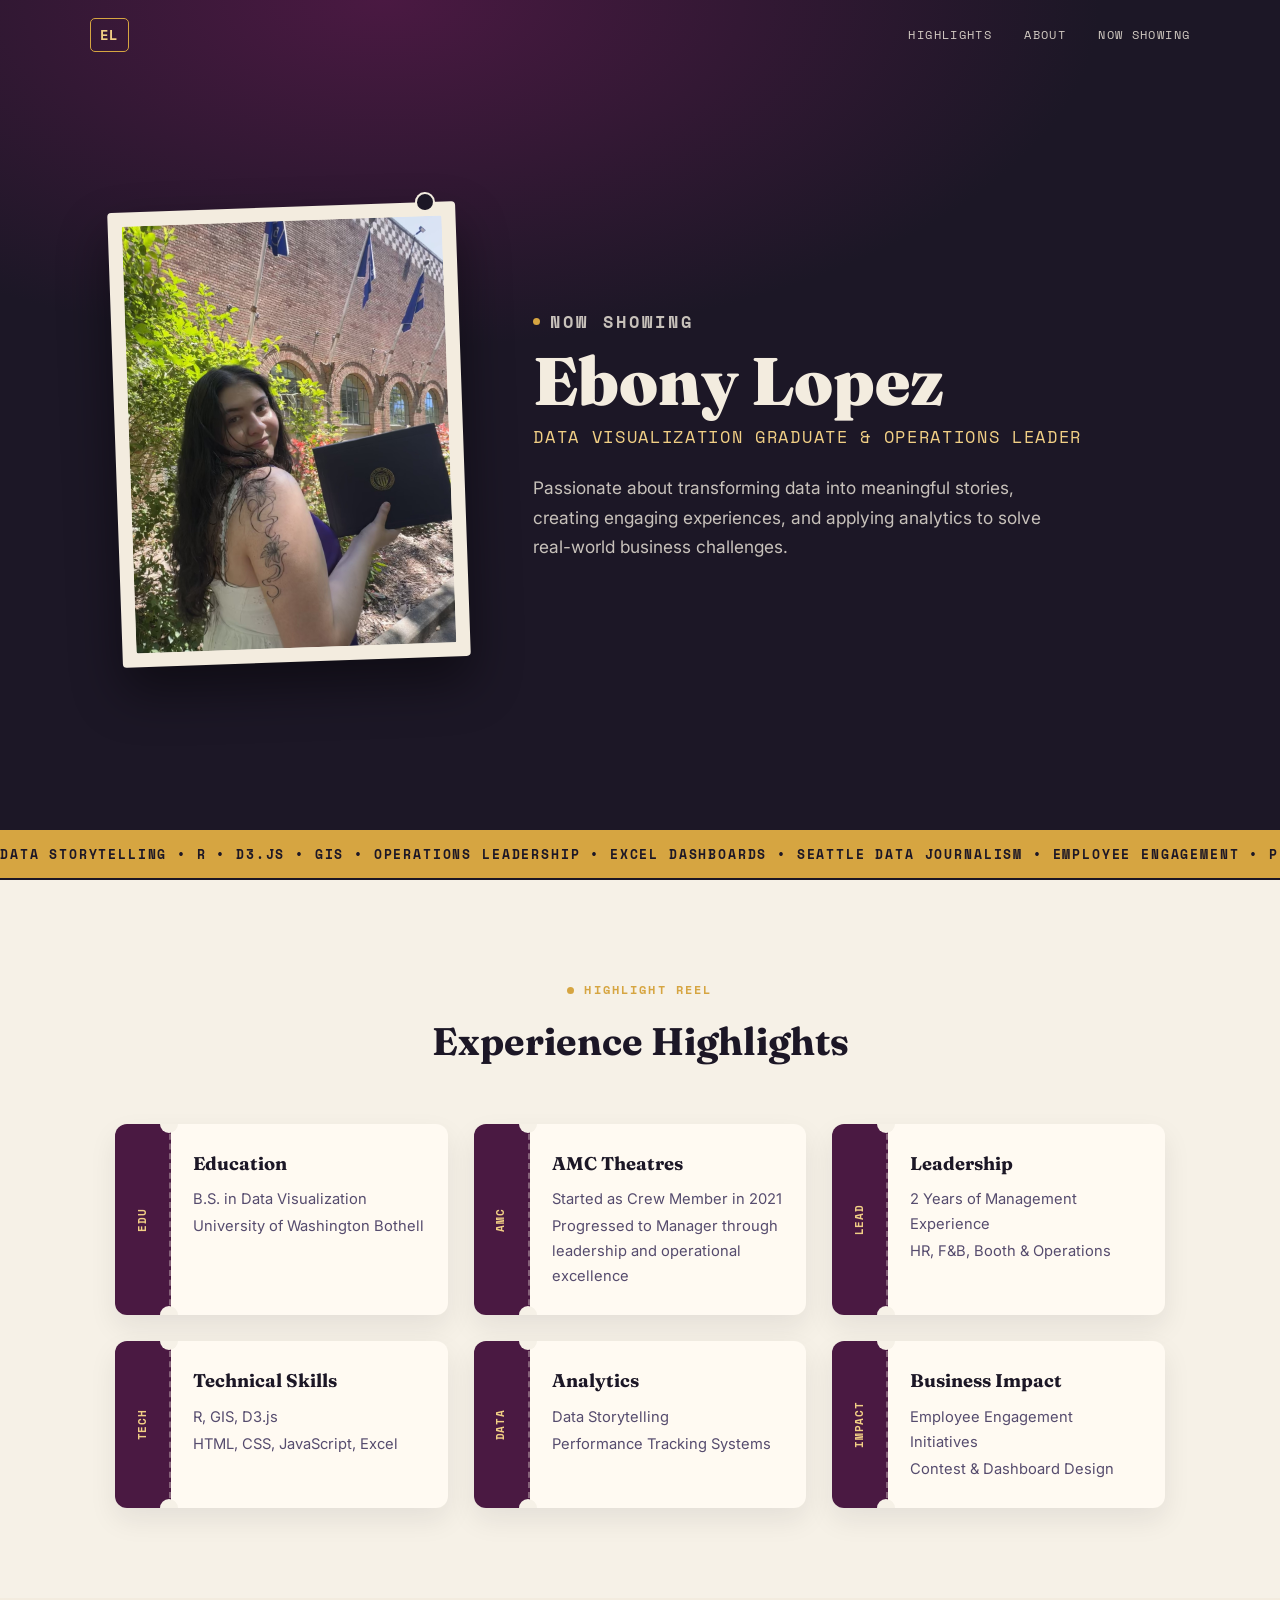
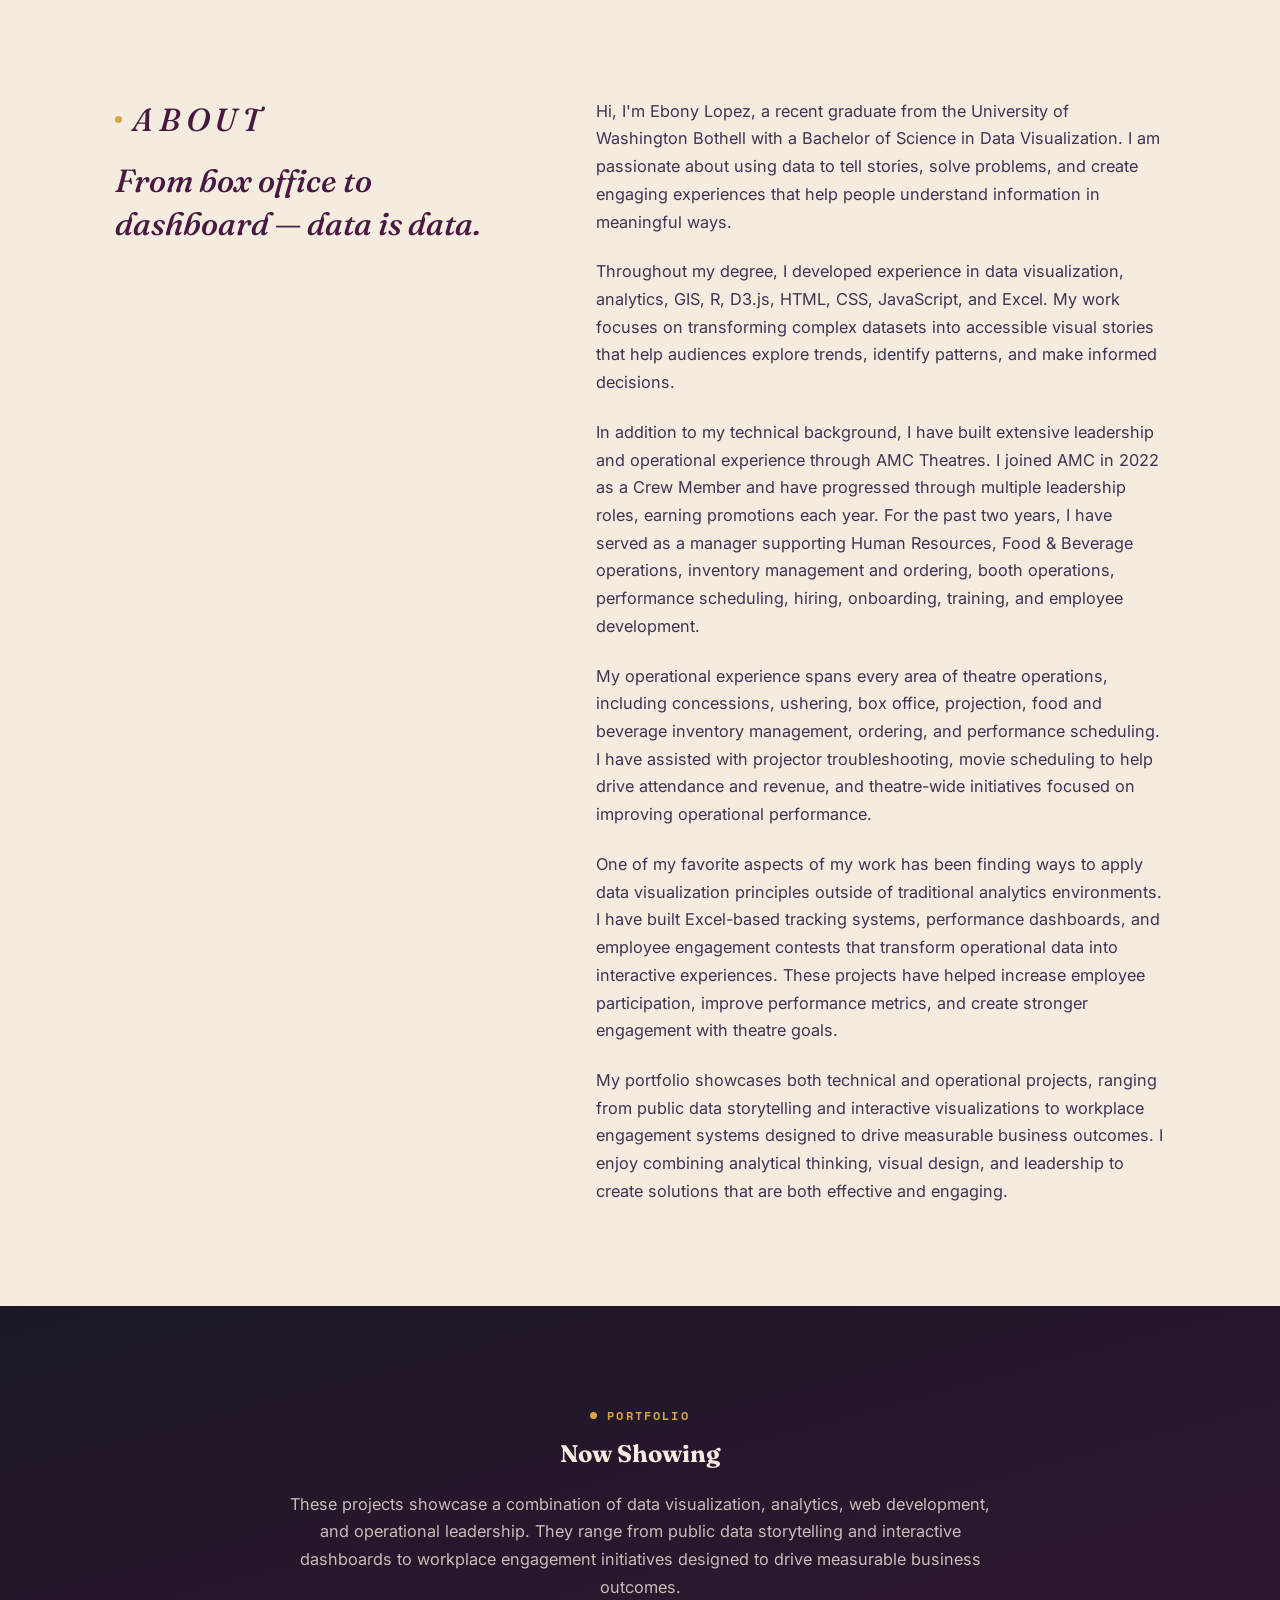
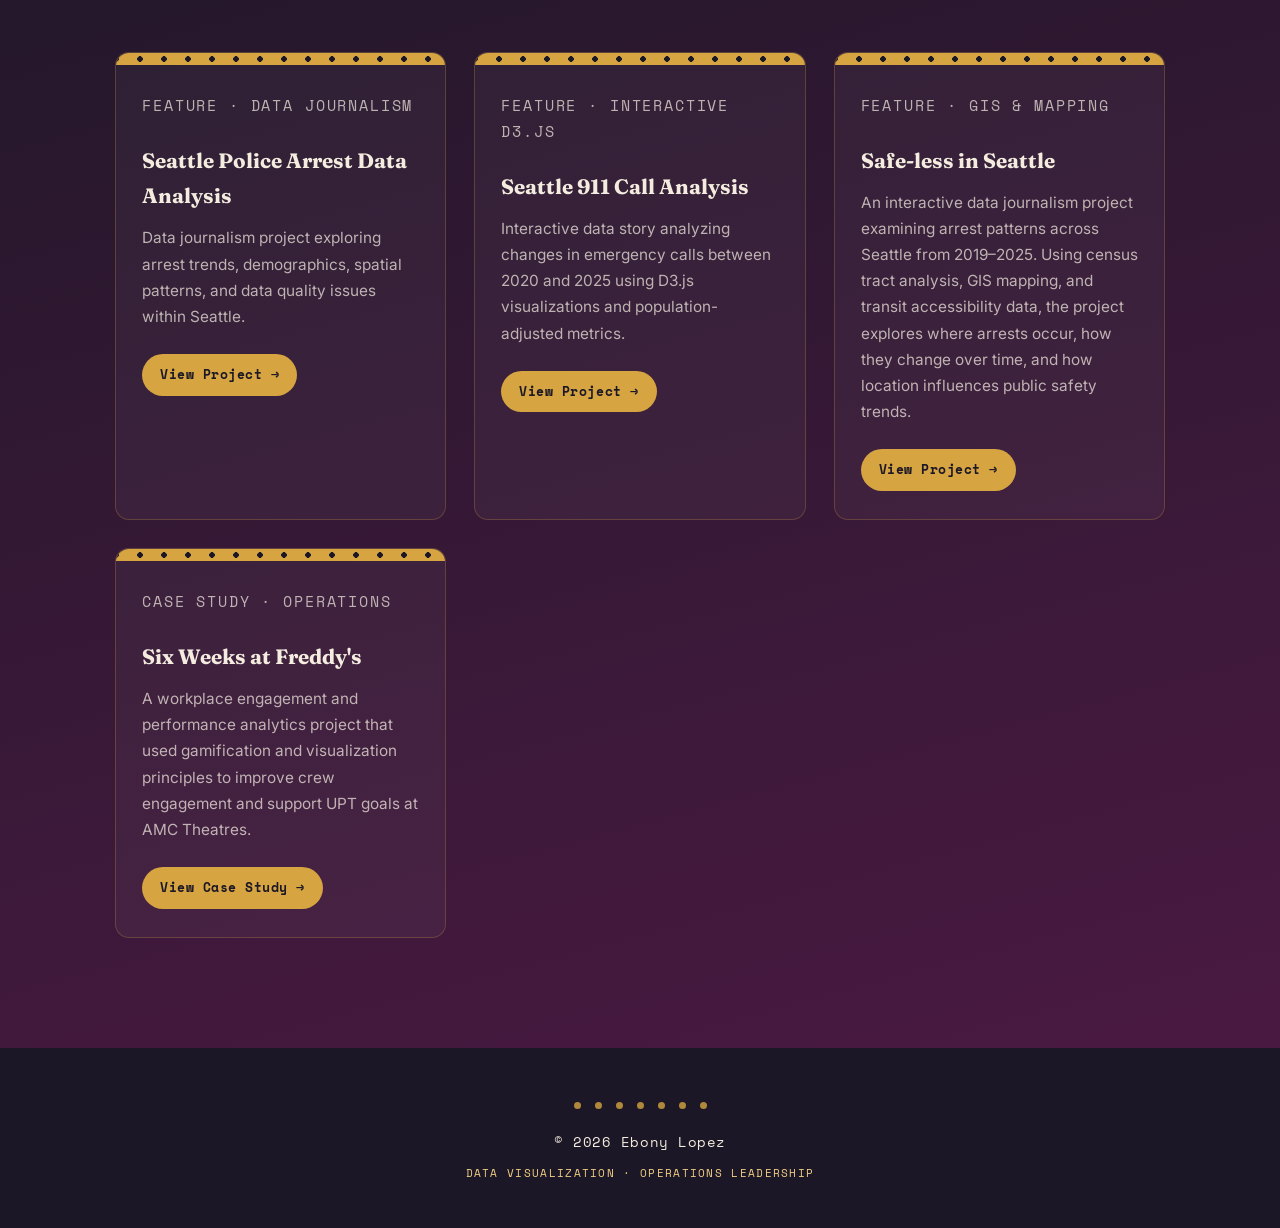
<file: index.html>
<!DOCTYPE html>
<html lang="en">

<head>
    <meta charset="UTF-8">
    <meta name="viewport" content="width=device-width, initial-scale=1.0">
    <title>Ebony Lopez | Portfolio</title>

    <link rel="preconnect" href="https://fonts.googleapis.com">
    <link rel="preconnect" href="https://fonts.gstatic.com" crossorigin>
    <link
        href="https://fonts.googleapis.com/css2?family=Fraunces:ital,opsz,wght@0,9..144,600;0,9..144,700;0,9..144,900;1,9..144,500&family=Space+Mono:wght@400;700&family=Inter:wght@400;500;600&display=swap"
        rel="stylesheet">

    <style>
        :root {
            --ink: #1c1726;
            --velvet: #4a1942;
            --gold: #d6a541;
            --gold-light: #f1cf85;
            --paper: #f6f1e7;
            --chalk: #f3ecdf;
        }

        * {
            margin: 0;
            padding: 0;
            box-sizing: border-box;
        }

        html {
            scroll-behavior: smooth;
        }

        body {
            font-family: 'Inter', system-ui, sans-serif;
            color: var(--ink);
            background: var(--paper);
            line-height: 1.7;
        }

        h1,
        h2,
        h3 {
            font-family: 'Fraunces', Georgia, serif;
        }

        a {
            color: inherit;
        }

        :focus-visible {
            outline: 2px solid var(--gold);
            outline-offset: 3px;
        }

        .mono {
            font-family: 'Space Mono', 'Courier New', monospace;
        }

        .eyebrow {
            font-family: 'Space Mono', monospace;
            text-transform: uppercase;
            letter-spacing: .18em;
            font-size: .75rem;
            font-weight: 700;
            color: var(--gold);
            display: flex;
            align-items: center;
            gap: 10px;
        }

        .eyebrow::before {
            content: "";
            width: 7px;
            height: 7px;
            border-radius: 50%;
            background: var(--gold);
            display: inline-block;
        }

        section[id] {
            scroll-margin-top: 84px;
        }

        /* ---------- reveal-on-scroll ---------- */

        .reveal {
            opacity: 0;
            transform: translateY(22px);
            transition: opacity .6s ease, transform .6s ease;
        }

        .reveal.in-view {
            opacity: 1;
            transform: translateY(0);
        }

        @media (prefers-reduced-motion: reduce) {
            .reveal {
                opacity: 1;
                transform: none;
                transition: none;
            }
        }

        /* ---------- nav ---------- */

        .site-nav {
            position: fixed;
            top: 0;
            left: 0;
            right: 0;
            z-index: 100;
            display: flex;
            align-items: center;
            justify-content: space-between;
            padding: 18px 7%;
            background: transparent;
            transition: background .35s ease, box-shadow .35s ease, padding .35s ease;
        }

        .site-nav.scrolled {
            background: rgba(28, 23, 38, .92);
            backdrop-filter: blur(6px);
            box-shadow: 0 6px 20px rgba(0, 0, 0, .25);
            padding: 12px 7%;
        }

        .nav-mark {
            font-family: 'Space Mono', monospace;
            font-weight: 700;
            font-size: .9rem;
            color: var(--gold-light);
            border: 1.5px solid var(--gold);
            border-radius: 5px;
            padding: 4px 9px;
            letter-spacing: .05em;
            text-decoration: none;
        }

        .nav-links {
            display: flex;
            gap: clamp(14px, 3vw, 32px);
        }

        .nav-links a {
            font-family: 'Space Mono', monospace;
            font-size: .72rem;
            text-transform: uppercase;
            letter-spacing: .12em;
            color: var(--chalk);
            text-decoration: none;
            opacity: .85;
            transition: color .25s, opacity .25s;
        }

        .nav-links a:hover {
            color: var(--gold-light);
            opacity: 1;
        }

        /* ---------- hero ---------- */

        .hero {
            position: relative;
            background: radial-gradient(ellipse 80% 60% at 30% 0%, var(--velvet), var(--ink) 70%);
            min-height: 92vh;
            display: flex;
            align-items: center;
            gap: 70px;
            padding: 130px 9% 90px;
            color: var(--chalk);
            overflow: hidden;
        }

        .poster-frame {
            position: relative;
            flex-shrink: 0;
            padding: 14px;
            background: var(--chalk);
            border-radius: 4px;
            transform: rotate(-2deg);
            box-shadow: 0 25px 50px rgba(0, 0, 0, .45);
        }

        .poster-frame::after {
            content: "";
            position: absolute;
            top: -8px;
            right: 22px;
            width: 16px;
            height: 16px;
            background: var(--ink);
            border-radius: 50%;
            box-shadow: 0 0 0 2px var(--chalk);
        }

        .profile-img {
            width: 320px;
            display: block;
            border-radius: 2px;
        }

        .hero-text h1 {
            font-size: clamp(2.6rem, 6vw, 4.2rem);
            font-weight: 900;
            line-height: 1.05;
            color: var(--chalk);
            margin: 10px 0 6px;
        }

        .hero-text h2 {
            font-family: 'Space Mono', monospace;
            font-size: clamp(.85rem, 1.6vw, 1.05rem);
            font-weight: 400;
            text-transform: uppercase;
            letter-spacing: .1em;
            color: var(--gold-light);
            margin-bottom: 22px;
        }

        .hero-text p {
            max-width: 540px;
            font-size: 1.08rem;
            color: rgba(243, 236, 224, .8);
        }

        /* ---------- ticker (signature element) ---------- */

        .ticker {
            background: var(--gold);
            color: var(--ink);
            overflow: hidden;
            white-space: nowrap;
            border-top: 2px solid var(--ink);
            border-bottom: 2px solid var(--ink);
        }

        .ticker-track {
            display: inline-flex;
            width: max-content;
            animation: scroll-ticker 32s linear infinite;
            padding: 13px 0;
        }

        .ticker-track span {
            font-family: 'Space Mono', monospace;
            font-weight: 700;
            font-size: .82rem;
            letter-spacing: .14em;
            text-transform: uppercase;
            padding-right: 28px;
        }

        @keyframes scroll-ticker {
            from {
                transform: translateX(0);
            }

            to {
                transform: translateX(-50%);
            }
        }

        @media (prefers-reduced-motion: reduce) {
            .ticker-track {
                animation: none;
            }
        }

        /* ---------- highlights ---------- */

        .highlights-section {
            padding: 100px 9% 90px;
            background: var(--paper);
        }

        .highlights-section h2 {
            font-size: clamp(1.9rem, 3vw, 2.4rem);
            color: var(--ink);
            margin: 8px 0 50px;
        }

        .section-head {
            text-align: center;
            margin-bottom: 50px;
        }

        .section-head .eyebrow {
            justify-content: center;
            margin-bottom: 8px;
        }

        .highlights-grid {
            display: grid;
            grid-template-columns: repeat(auto-fit, minmax(260px, 1fr));
            gap: 26px;
        }

        .ticket-card {
            display: flex;
            background: #fffaf2;
            border-radius: 12px;
            box-shadow: 0 12px 28px rgba(28, 23, 38, .08);
            overflow: hidden;
            transition: transform .3s ease, box-shadow .3s ease;
        }

        .ticket-card:hover {
            transform: translateY(-6px);
            box-shadow: 0 18px 34px rgba(28, 23, 38, .14);
        }

        @media (prefers-reduced-motion: reduce) {
            .ticket-card:hover {
                transform: none;
            }
        }

        .ticket-stub {
            position: relative;
            flex-shrink: 0;
            width: 56px;
            display: flex;
            align-items: center;
            justify-content: center;
            background: var(--velvet);
            border-right: 2px dashed rgba(243, 236, 224, .35);
        }

        .ticket-stub::before,
        .ticket-stub::after {
            content: "";
            position: absolute;
            width: 18px;
            height: 18px;
            background: var(--paper);
            border-radius: 50%;
            right: -9px;
        }

        .ticket-stub::before {
            top: -9px;
        }

        .ticket-stub::after {
            bottom: -9px;
        }

        .stub-label {
            font-family: 'Space Mono', monospace;
            font-size: .68rem;
            font-weight: 700;
            letter-spacing: .08em;
            color: var(--gold-light);
            writing-mode: vertical-rl;
            transform: rotate(180deg);
        }

        .ticket-body {
            padding: 24px 22px;
        }

        .ticket-body h3 {
            font-size: 1.15rem;
            color: var(--ink);
            margin-bottom: 8px;
        }

        .ticket-body p {
            font-size: .92rem;
            color: #564c6e;
            margin: 2px 0;
        }

        /* ---------- about ---------- */

        .about-section {
            background: var(--chalk);
            padding: 100px 9%;
        }

        .about-wrap {
            max-width: 1100px;
            margin: 0 auto;
            display: grid;
            grid-template-columns: .85fr 1.15fr;
            gap: 60px;
        }

        .about-pull {
            position: sticky;
            top: 110px;
            align-self: start;
        }

        .about-pull .eyebrow {
            margin-bottom: 18px;
        }

        .about-pull p {
            font-family: 'Fraunces', serif;
            font-style: italic;
            font-weight: 500;
            font-size: clamp(1.5rem, 2.6vw, 2rem);
            line-height: 1.35;
            color: var(--velvet);
        }

        .about-body p {
            margin-bottom: 22px;
            color: #3d3552;
            font-size: 1.02rem;
        }

        .about-body p:last-child {
            margin-bottom: 0;
        }

        @media (max-width: 900px) {
            .about-wrap {
                grid-template-columns: 1fr;
            }

            .about-pull {
                position: static;
            }
        }

        /* ---------- work / now showing ---------- */

        .work-section {
            background: linear-gradient(165deg, var(--ink) 0%, var(--velvet) 100%);
            padding: 100px 9% 110px;
            color: var(--chalk);
        }

        .work-section .section-head h2 {
            color: var(--chalk);
            margin: 8px 0 16px;
        }

        .portfolio-intro {
            max-width: 700px;
            margin: 0 auto 50px auto;
            text-align: center;
            font-size: 1.02rem;
            color: rgba(243, 236, 224, .78);
        }

        .projects-grid {
            display: grid;
            grid-template-columns: repeat(auto-fit, minmax(300px, 1fr));
            gap: 28px;
        }

        .poster-card {
            background: rgba(255, 255, 255, .04);
            border: 1px solid rgba(214, 165, 65, .25);
            border-radius: 14px;
            overflow: hidden;
            transition: transform .3s ease, border-color .3s ease;
        }

        .poster-card:hover {
            transform: translateY(-8px);
            border-color: var(--gold);
        }

        @media (prefers-reduced-motion: reduce) {
            .poster-card:hover {
                transform: none;
            }
        }

        .poster-sprockets {
            height: 12px;
            background: var(--gold);
            background-image: radial-gradient(circle, var(--ink) 2.6px, transparent 3px);
            background-size: 24px 12px;
            background-position: 12px center;
        }

        .poster-card-inner {
            padding: 28px 26px;
        }

        .poster-meta {
            font-family: 'Space Mono', monospace;
            font-size: .68rem;
            letter-spacing: .12em;
            text-transform: uppercase;
            color: var(--gold-light);
            margin-bottom: 10px;
        }

        .poster-card h3 {
            font-size: 1.3rem;
            color: var(--chalk);
            margin-bottom: 12px;
        }

        .poster-card p {
            font-size: .96rem;
            color: rgba(243, 236, 224, .72);
            margin-bottom: 24px;
        }

        .ticket-btn {
            display: inline-flex;
            align-items: center;
            gap: 8px;
            text-decoration: none;
            background: var(--gold);
            color: var(--ink);
            font-family: 'Space Mono', monospace;
            font-size: .8rem;
            font-weight: 700;
            letter-spacing: .04em;
            padding: 10px 18px;
            border-radius: 999px;
            transition: background .25s, gap .25s;
        }

        .ticket-btn:hover {
            background: var(--gold-light);
            gap: 12px;
        }

        /* ---------- footer ---------- */

        footer {
            background: var(--ink);
            text-align: center;
            padding: 54px 20px 46px;
            color: var(--chalk);
        }

        .bulb-row {
            display: flex;
            justify-content: center;
            gap: 14px;
            margin-bottom: 22px;
        }

        .bulb-row span {
            width: 7px;
            height: 7px;
            border-radius: 50%;
            background: var(--gold);
            opacity: .8;
        }

        footer .copyright {
            font-family: 'Space Mono', monospace;
            font-size: .85rem;
            letter-spacing: .04em;
        }

        footer .tagline {
            font-family: 'Space Mono', monospace;
            font-size: .68rem;
            letter-spacing: .12em;
            text-transform: uppercase;
            color: var(--gold-light);
            margin-top: 10px;
        }

        /* ---------- responsive ---------- */

        @media (max-width: 900px) {
            .hero {
                flex-direction: column;
                text-align: center;
                padding-top: 150px;
            }

            .poster-frame {
                transform: rotate(0deg);
            }

            .hero-text p {
                max-width: 100%;
            }

            .profile-img {
                width: 240px;
            }

            .nav-links {
                gap: 14px;
            }
        }

        @media (max-width: 480px) {
            .nav-links a:nth-child(1) {
                display: none;
            }
        }
    </style>
</head>

<body>

    <nav class="site-nav" id="siteNav">
        <a href="#top" class="nav-mark">EL</a>
        <div class="nav-links">
            <a href="#highlights">Highlights</a>
            <a href="#about">About</a>
            <a href="#work">Now Showing</a>
        </div>
    </nav>

    <header id="top" class="hero">

        <div class="poster-frame">
            <img src="me.jpg" alt="Ebony Lopez" class="profile-img">
        </div>

        <div class="hero-text">
            <p class="eyebrow">Now Showing</p>
            <h1>Ebony Lopez</h1>
            <h2>Data Visualization Graduate &amp; Operations Leader</h2>
            <p>
                Passionate about transforming data into meaningful stories,
                creating engaging experiences, and applying analytics to solve
                real-world business challenges.
            </p>
        </div>

    </header>

    <div class="ticker" aria-hidden="true">
        <div class="ticker-track">
            <span>DATA STORYTELLING • R • D3.JS • GIS • OPERATIONS LEADERSHIP • EXCEL DASHBOARDS • SEATTLE DATA
                JOURNALISM • EMPLOYEE ENGAGEMENT • PERFORMANCE ANALYTICS • </span>
            <span>DATA STORYTELLING • R • D3.JS • GIS • OPERATIONS LEADERSHIP • EXCEL DASHBOARDS • SEATTLE DATA
                JOURNALISM • EMPLOYEE ENGAGEMENT • PERFORMANCE ANALYTICS • </span>
        </div>
    </div>

    <!-- EXPERIENCE HIGHLIGHTS -->

    <section class="highlights-section" id="highlights">

        <div class="section-head reveal">
            <p class="eyebrow">Highlight Reel</p>
            <h2>Experience Highlights</h2>
        </div>

        <div class="highlights-grid">

            <div class="ticket-card reveal">
                <div class="ticket-stub"><span class="stub-label">EDU</span></div>
                <div class="ticket-body">
                    <h3>Education</h3>
                    <p>B.S. in Data Visualization</p>
                    <p>University of Washington Bothell</p>
                </div>
            </div>

            <div class="ticket-card reveal">
                <div class="ticket-stub"><span class="stub-label">AMC</span></div>
                <div class="ticket-body">
                    <h3>AMC Theatres</h3>
                    <p>Started as Crew Member in 2021</p>
                    <p>Progressed to Manager through leadership and operational excellence</p>
                </div>
            </div>

            <div class="ticket-card reveal">
                <div class="ticket-stub"><span class="stub-label">LEAD</span></div>
                <div class="ticket-body">
                    <h3>Leadership</h3>
                    <p>2 Years of Management Experience</p>
                    <p>HR, F&amp;B, Booth &amp; Operations</p>
                </div>
            </div>

            <div class="ticket-card reveal">
                <div class="ticket-stub"><span class="stub-label">TECH</span></div>
                <div class="ticket-body">
                    <h3>Technical Skills</h3>
                    <p>R, GIS, D3.js</p>
                    <p>HTML, CSS, JavaScript, Excel</p>
                </div>
            </div>

            <div class="ticket-card reveal">
                <div class="ticket-stub"><span class="stub-label">DATA</span></div>
                <div class="ticket-body">
                    <h3>Analytics</h3>
                    <p>Data Storytelling</p>
                    <p>Performance Tracking Systems</p>
                </div>
            </div>

            <div class="ticket-card reveal">
                <div class="ticket-stub"><span class="stub-label">IMPACT</span></div>
                <div class="ticket-body">
                    <h3>Business Impact</h3>
                    <p>Employee Engagement Initiatives</p>
                    <p>Contest &amp; Dashboard Design</p>
                </div>
            </div>

        </div>

    </section>


    <!-- ABOUT ME -->

    <section class="about-section" id="about">

        <div class="about-wrap">

            <div class="about-pull reveal">
                <p class="eyebrow">About</p>
                <p>From box office to dashboard&nbsp;— data is data.</p>
            </div>

            <div class="about-body reveal">

                <p>
                    Hi, I'm Ebony Lopez, a recent graduate from the University of Washington
                    Bothell with a Bachelor of Science in Data Visualization. I am passionate about using data to tell
                    stories, solve problems, and create engaging experiences that help people understand
                    information in meaningful ways.
                </p>

                <p>
                    Throughout my degree, I developed experience in data visualization,
                    analytics, GIS, R, D3.js, HTML, CSS, JavaScript, and Excel. My work
                    focuses on transforming complex datasets into accessible visual stories
                    that help audiences explore trends, identify patterns, and make informed
                    decisions.
                </p>

                <p>
                    In addition to my technical background, I have built extensive leadership
                    and operational experience through AMC Theatres. I joined AMC in 2022 as
                    a Crew Member and have progressed through multiple leadership roles,
                    earning promotions each year. For the past two years, I have served as a
                    manager supporting Human Resources, Food &amp; Beverage operations, inventory
                    management and ordering, booth operations, performance scheduling, hiring,
                    onboarding, training, and employee development.
                </p>

                <p>
                    My operational experience spans every area of theatre operations,
                    including concessions, ushering, box office, projection, food and
                    beverage inventory management, ordering, and performance scheduling.
                    I have assisted with projector troubleshooting, movie scheduling to help
                    drive attendance and revenue, and theatre-wide initiatives focused on
                    improving operational performance.
                </p>

                <p>
                    One of my favorite aspects of my work has been finding ways to apply data
                    visualization principles outside of traditional analytics environments.
                    I have built Excel-based tracking systems, performance dashboards, and
                    employee engagement contests that transform operational data into
                    interactive experiences. These projects have helped increase employee
                    participation, improve performance metrics, and create stronger engagement
                    with theatre goals.
                </p>

                <p>
                    My portfolio showcases both technical and operational projects, ranging
                    from public data storytelling and interactive visualizations to workplace
                    engagement systems designed to drive measurable business outcomes. I enjoy
                    combining analytical thinking, visual design, and leadership to create
                    solutions that are both effective and engaging.
                </p>

            </div>

        </div>

    </section>


    <!-- PORTFOLIO PROJECTS -->

    <section class="work-section" id="work">

        <div class="section-head reveal">
            <p class="eyebrow">Portfolio</p>
            <h2>Now Showing</h2>
            <p class="portfolio-intro">
                These projects showcase a combination of data visualization,
                analytics, web development, and operational leadership. They
                range from public data storytelling and interactive dashboards
                to workplace engagement initiatives designed to drive measurable
                business outcomes.
            </p>
        </div>

        <div class="projects-grid">

            <div class="poster-card reveal">
                <div class="poster-sprockets"></div>
                <div class="poster-card-inner">
                    <p class="poster-meta">Feature · Data Journalism</p>
                    <h3>Seattle Police Arrest Data Analysis</h3>
                    <p>
                        Data journalism project exploring arrest trends,
                        demographics, spatial patterns, and data quality
                        issues within Seattle.
                    </p>
                    <a href="Projects/Project1/Project1.html" target="_blank" class="ticket-btn">View Project →</a>
                </div>
            </div>

            <div class="poster-card reveal">
                <div class="poster-sprockets"></div>
                <div class="poster-card-inner">
                    <p class="poster-meta">Feature · Interactive D3.js</p>
                    <h3>Seattle 911 Call Analysis</h3>
                    <p>
                        Interactive data story analyzing changes in
                        emergency calls between 2020 and 2025 using
                        D3.js visualizations and population-adjusted metrics.
                    </p>
                    <a href="Projects/Project2/index.html" target="_blank" class="ticket-btn">View Project →</a>
                </div>
            </div>

            <div class="poster-card reveal">
                <div class="poster-sprockets"></div>
                <div class="poster-card-inner">
                    <p class="poster-meta">Feature · GIS &amp; Mapping</p>
                    <h3>Safe-less in Seattle</h3>
                    <p>
                        An interactive data journalism project examining arrest
                        patterns across Seattle from 2019–2025. Using census tract
                        analysis, GIS mapping, and transit accessibility data, the
                        project explores where arrests occur, how they change over
                        time, and how location influences public safety trends.
                    </p>
                    <a href="Projects/Safe Less Seattle/safelessSeattle.html" target="_blank" class="ticket-btn">View
                        Project →</a>
                </div>
            </div>

            <div class="poster-card reveal">
                <div class="poster-sprockets"></div>
                <div class="poster-card-inner">
                    <p class="poster-meta">Case Study · Operations</p>
                    <h3>Six Weeks at Freddy's</h3>
                    <p>
                        A workplace engagement and performance analytics
                        project that used gamification and visualization
                        principles to improve crew engagement and support
                        UPT goals at AMC Theatres.
                    </p>
                    <a href="Projects/Work/fnaf.html" target="_blank" class="ticket-btn">View Case Study →</a>
                </div>
            </div>

        </div>

    </section>

    <footer>
        <div class="bulb-row" aria-hidden="true">
            <span></span><span></span><span></span><span></span><span></span><span></span><span></span>
        </div>
        <p class="copyright">© 2026 Ebony Lopez</p>
        <p class="tagline">Data Visualization · Operations Leadership</p>
    </footer>

    <script>
        // sticky nav background on scroll
        const nav = document.getElementById('siteNav');
        window.addEventListener('scroll', () => {
            nav.classList.toggle('scrolled', window.scrollY > 40);
        });

        // scroll-reveal for cards and section heads
        const revealEls = document.querySelectorAll('.reveal');
        const prefersReduced = window.matchMedia('(prefers-reduced-motion: reduce)').matches;

        if (prefersReduced || !('IntersectionObserver' in window)) {
            revealEls.forEach(el => el.classList.add('in-view'));
        } else {
            const observer = new IntersectionObserver((entries) => {
                entries.forEach(entry => {
                    if (entry.isIntersecting) {
                        entry.target.classList.add('in-view');
                        observer.unobserve(entry.target);
                    }
                });
            }, { threshold: 0.15 });

            revealEls.forEach(el => observer.observe(el));
        }
    </script>

</body>

</html>
</file>
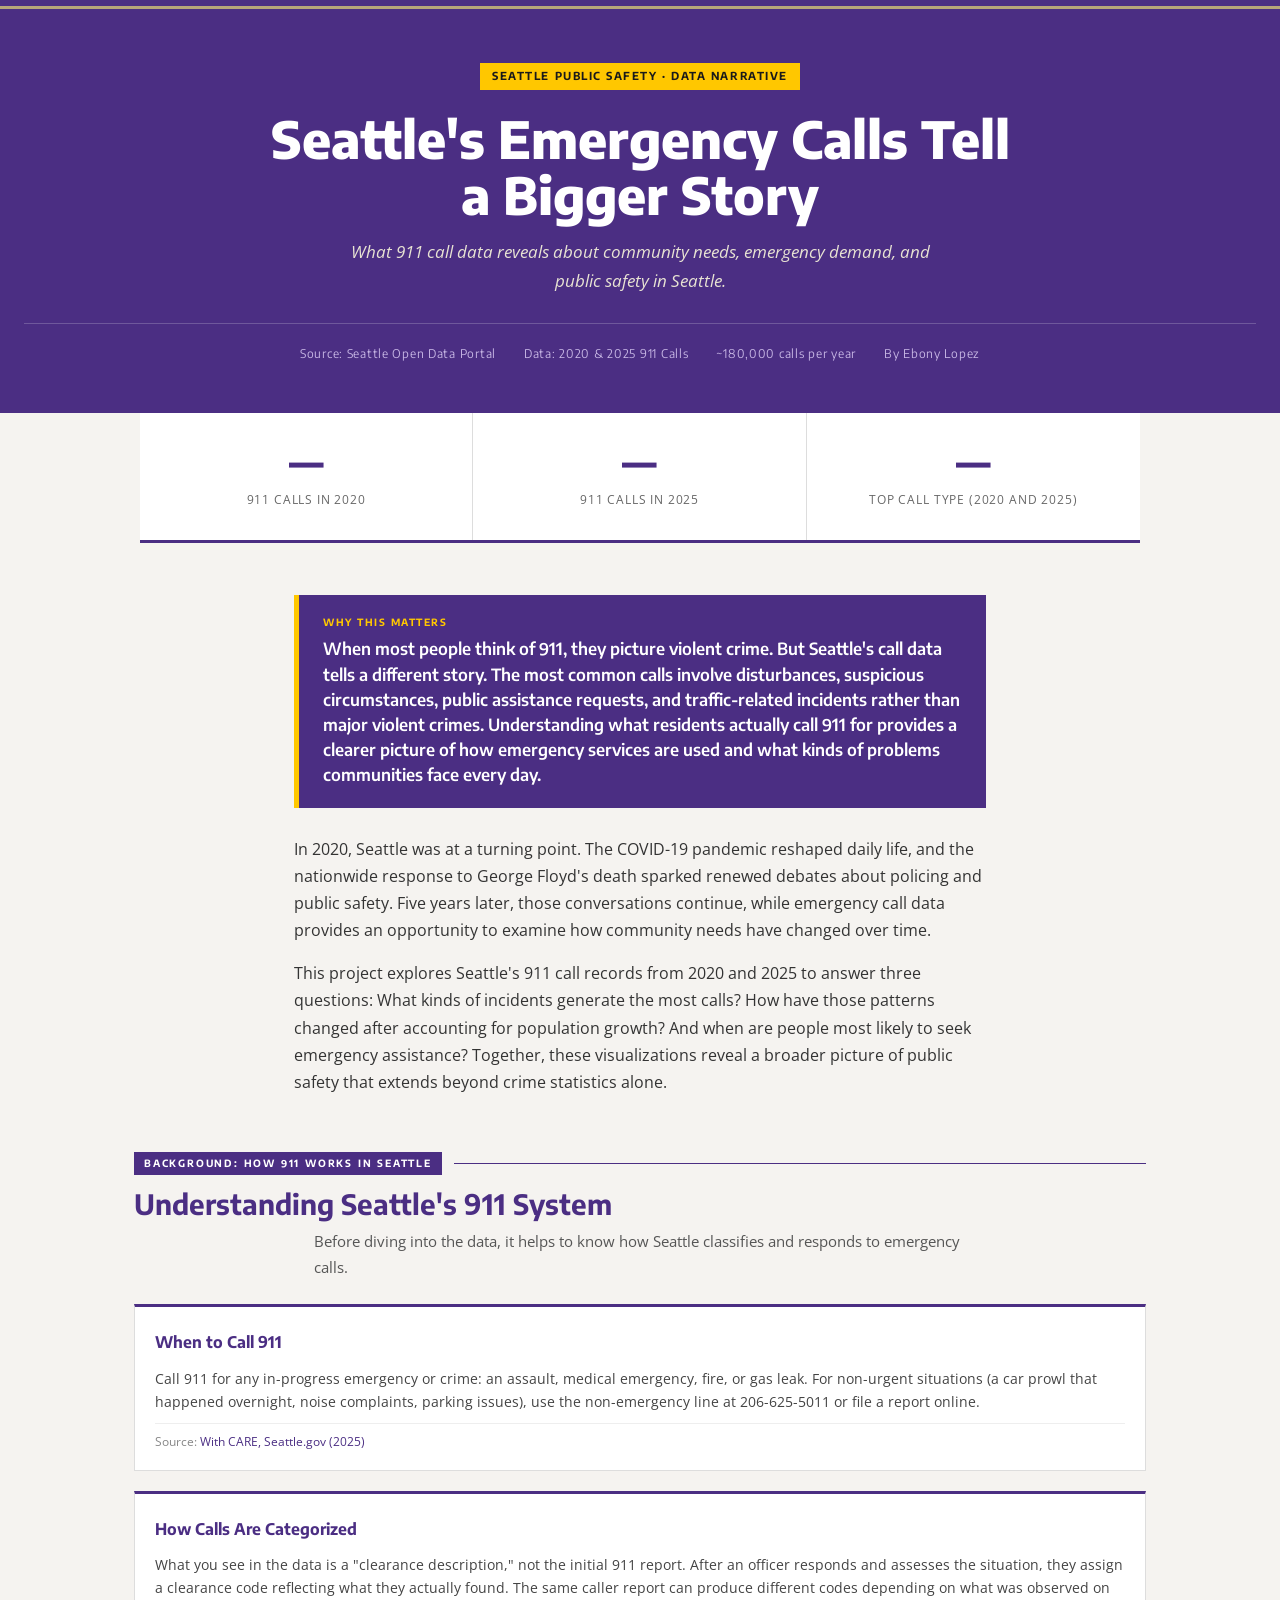
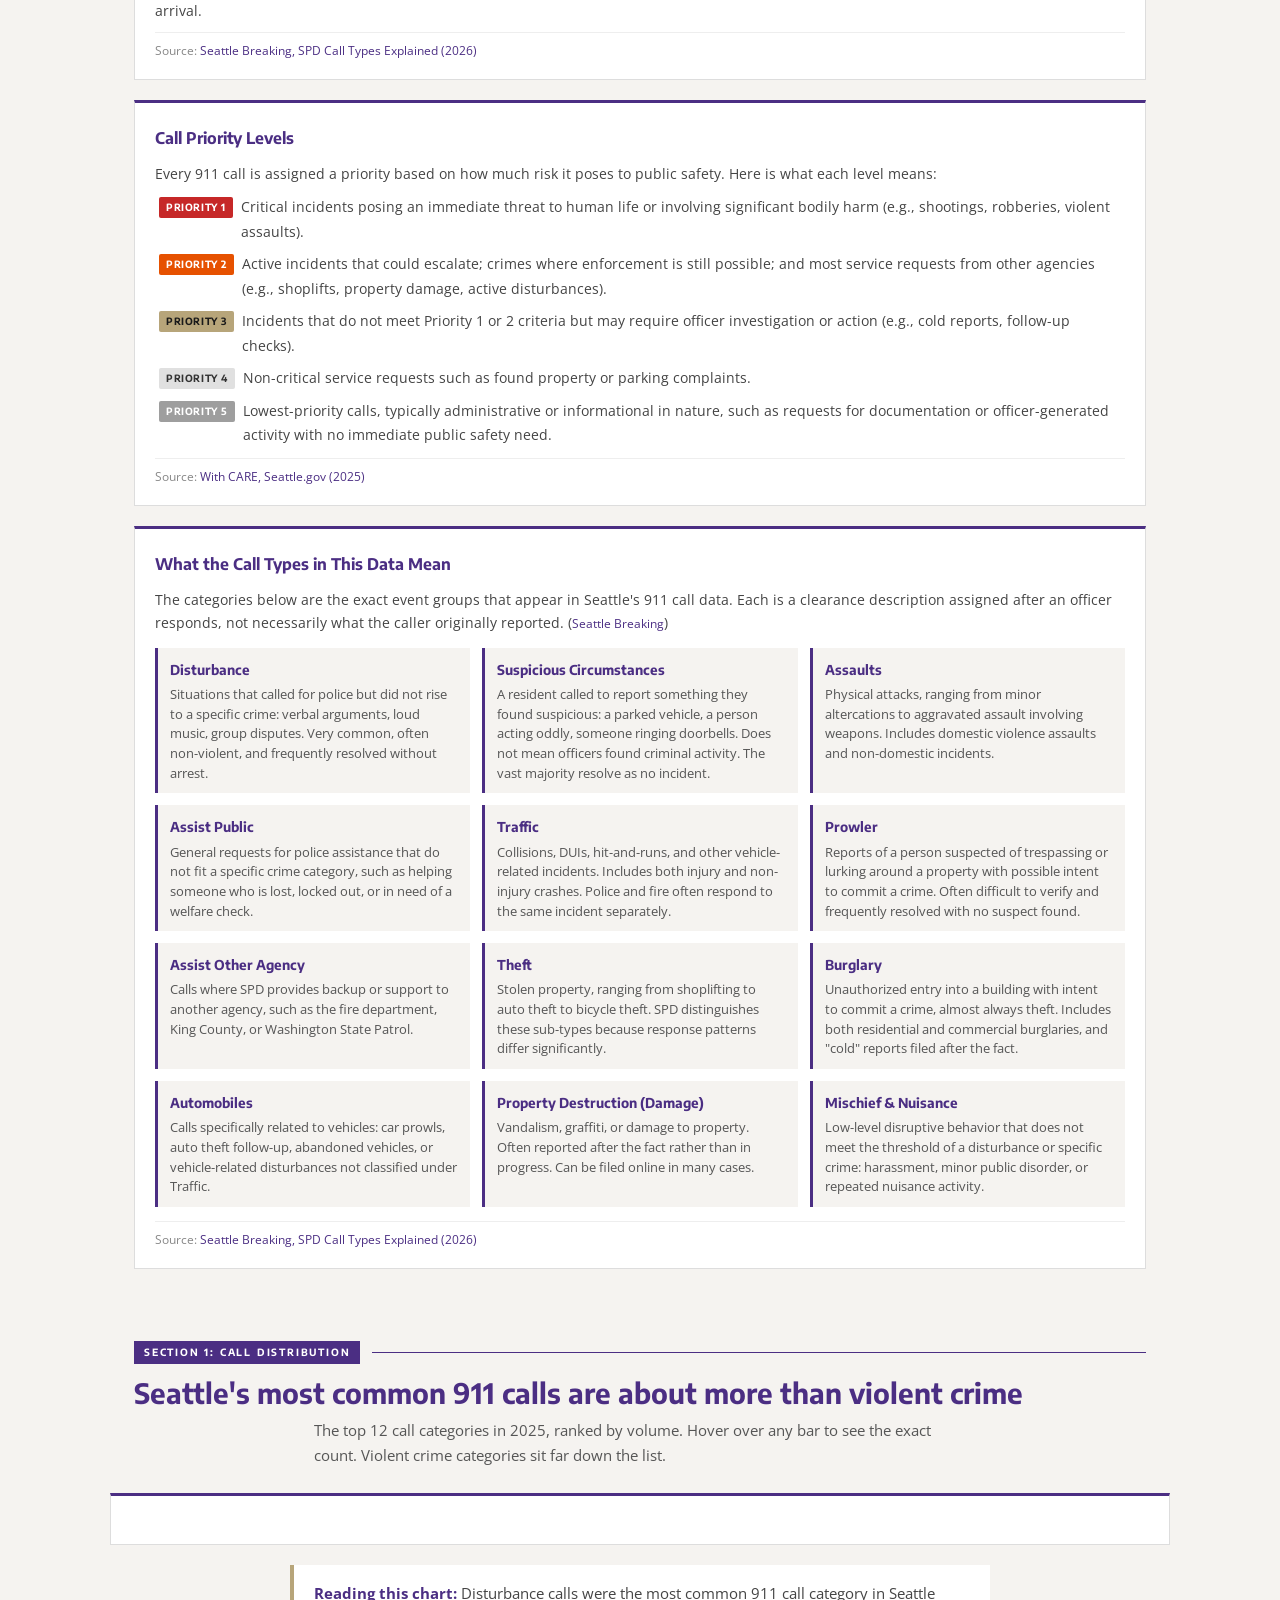
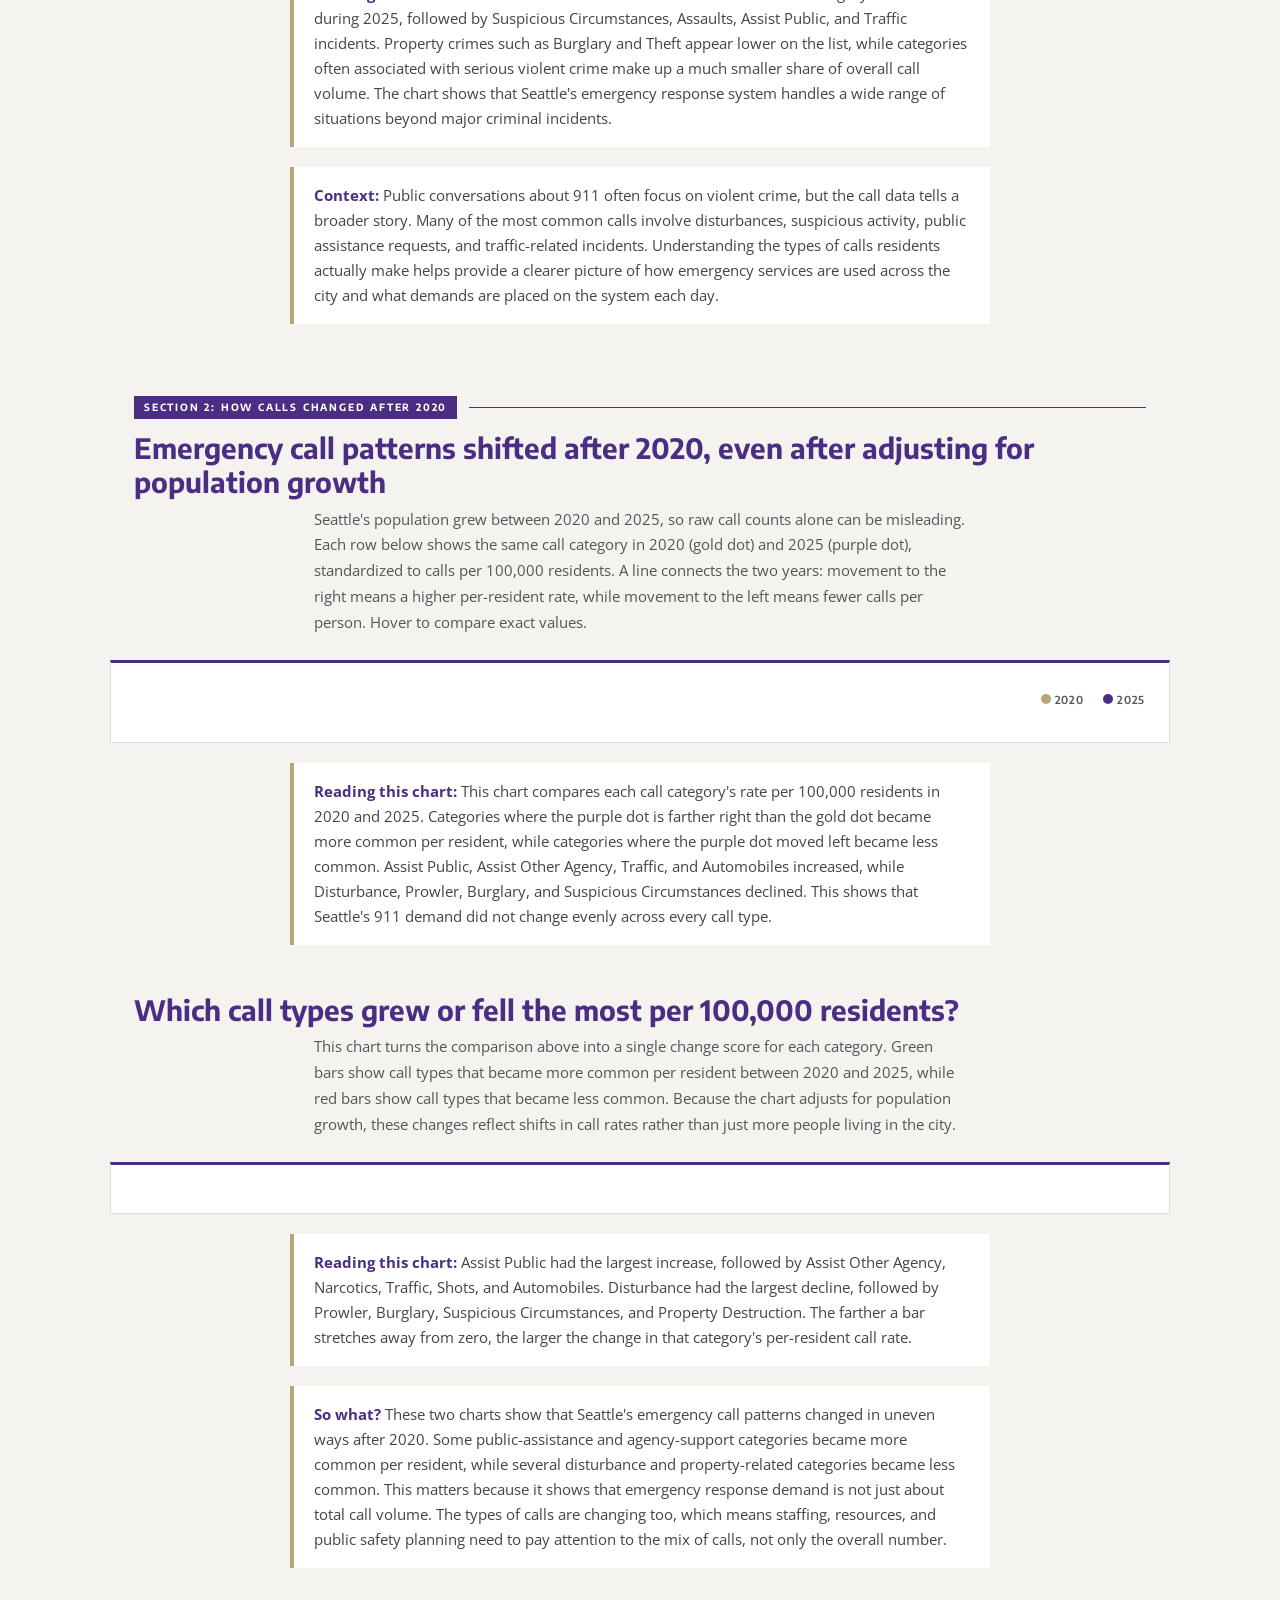
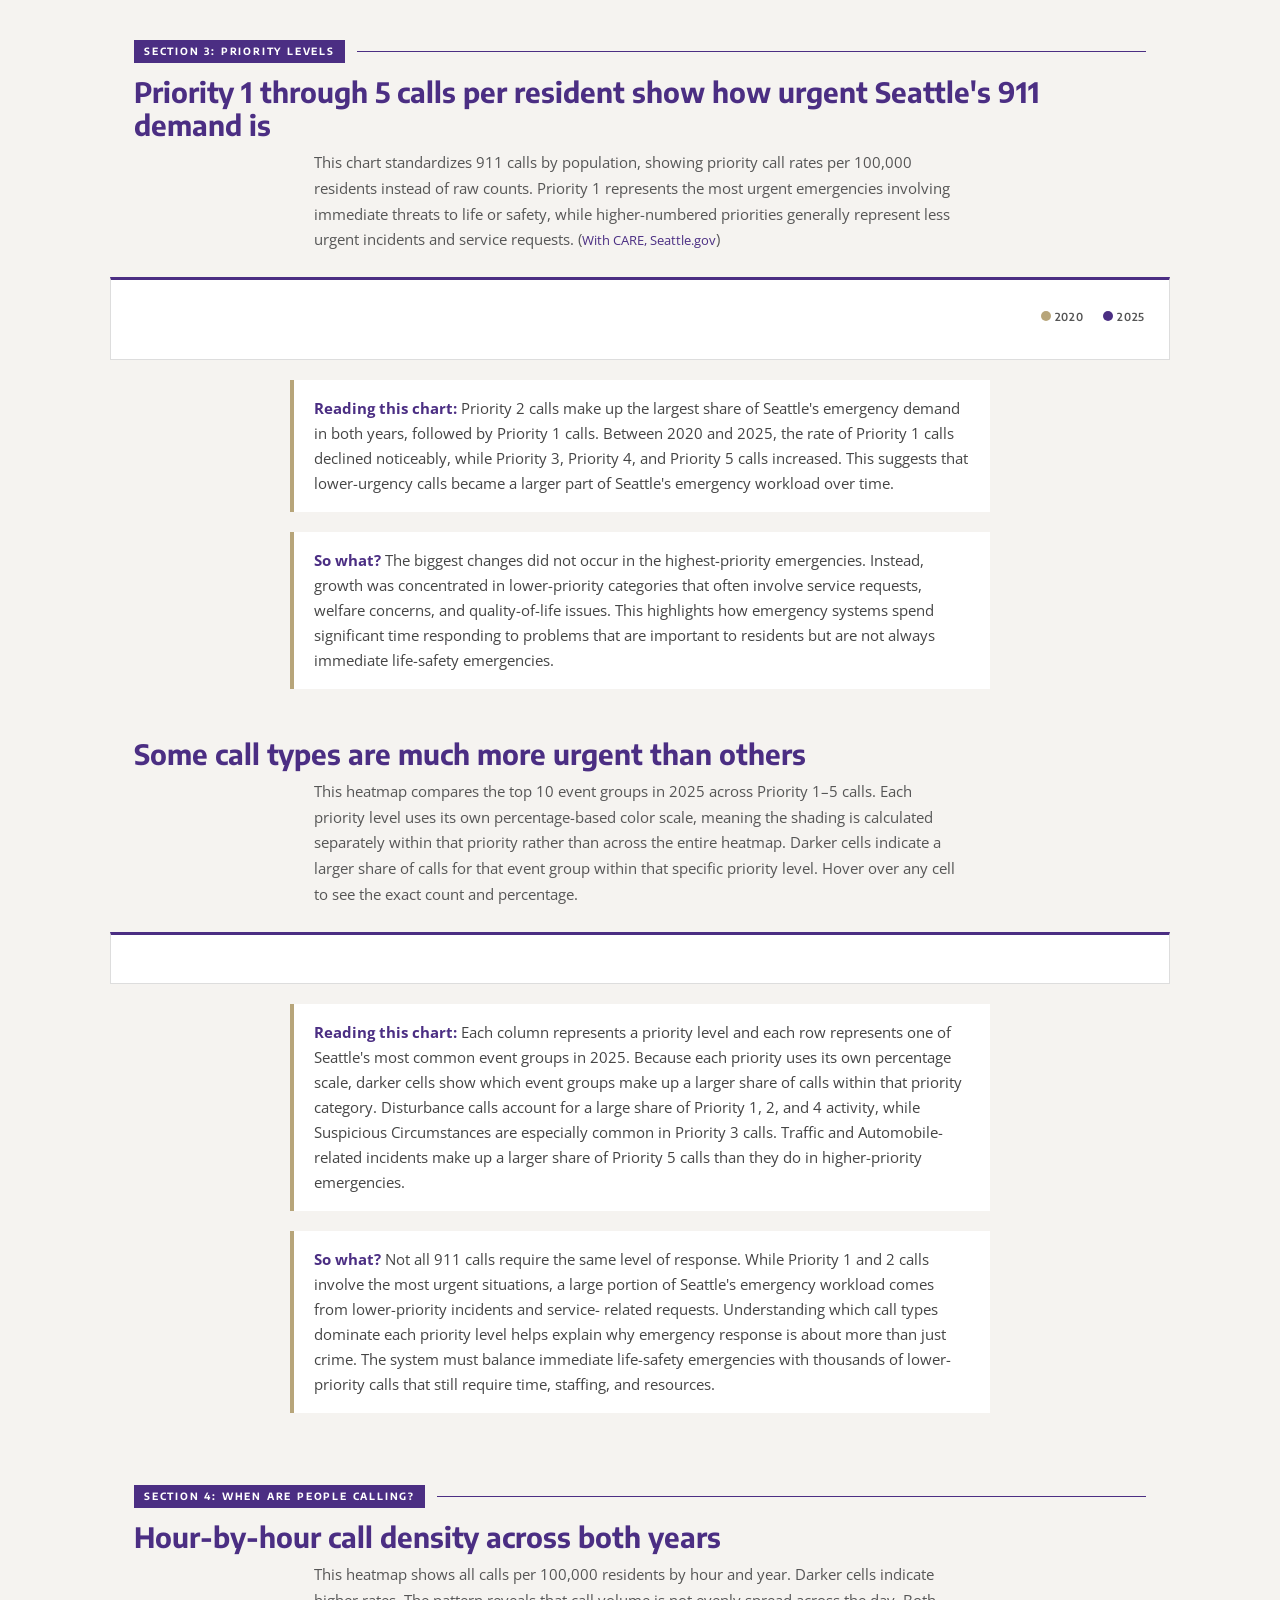
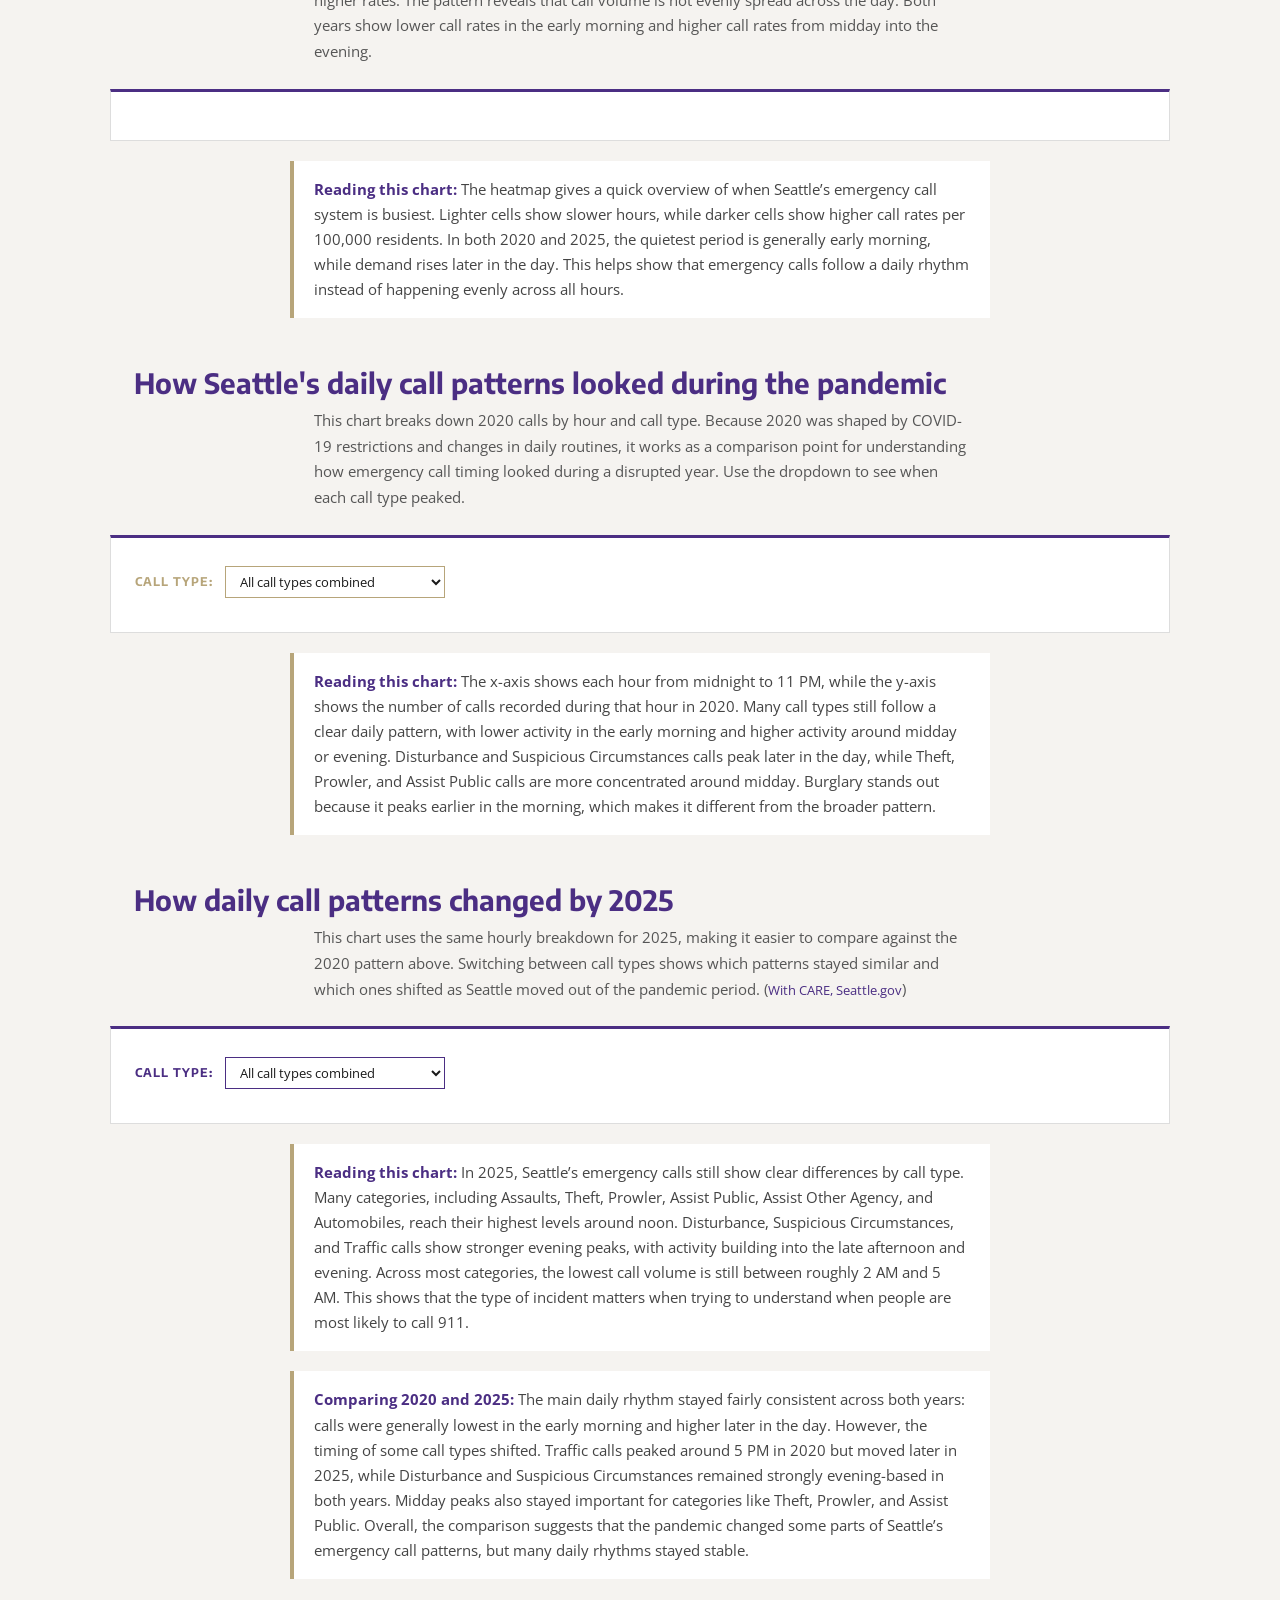
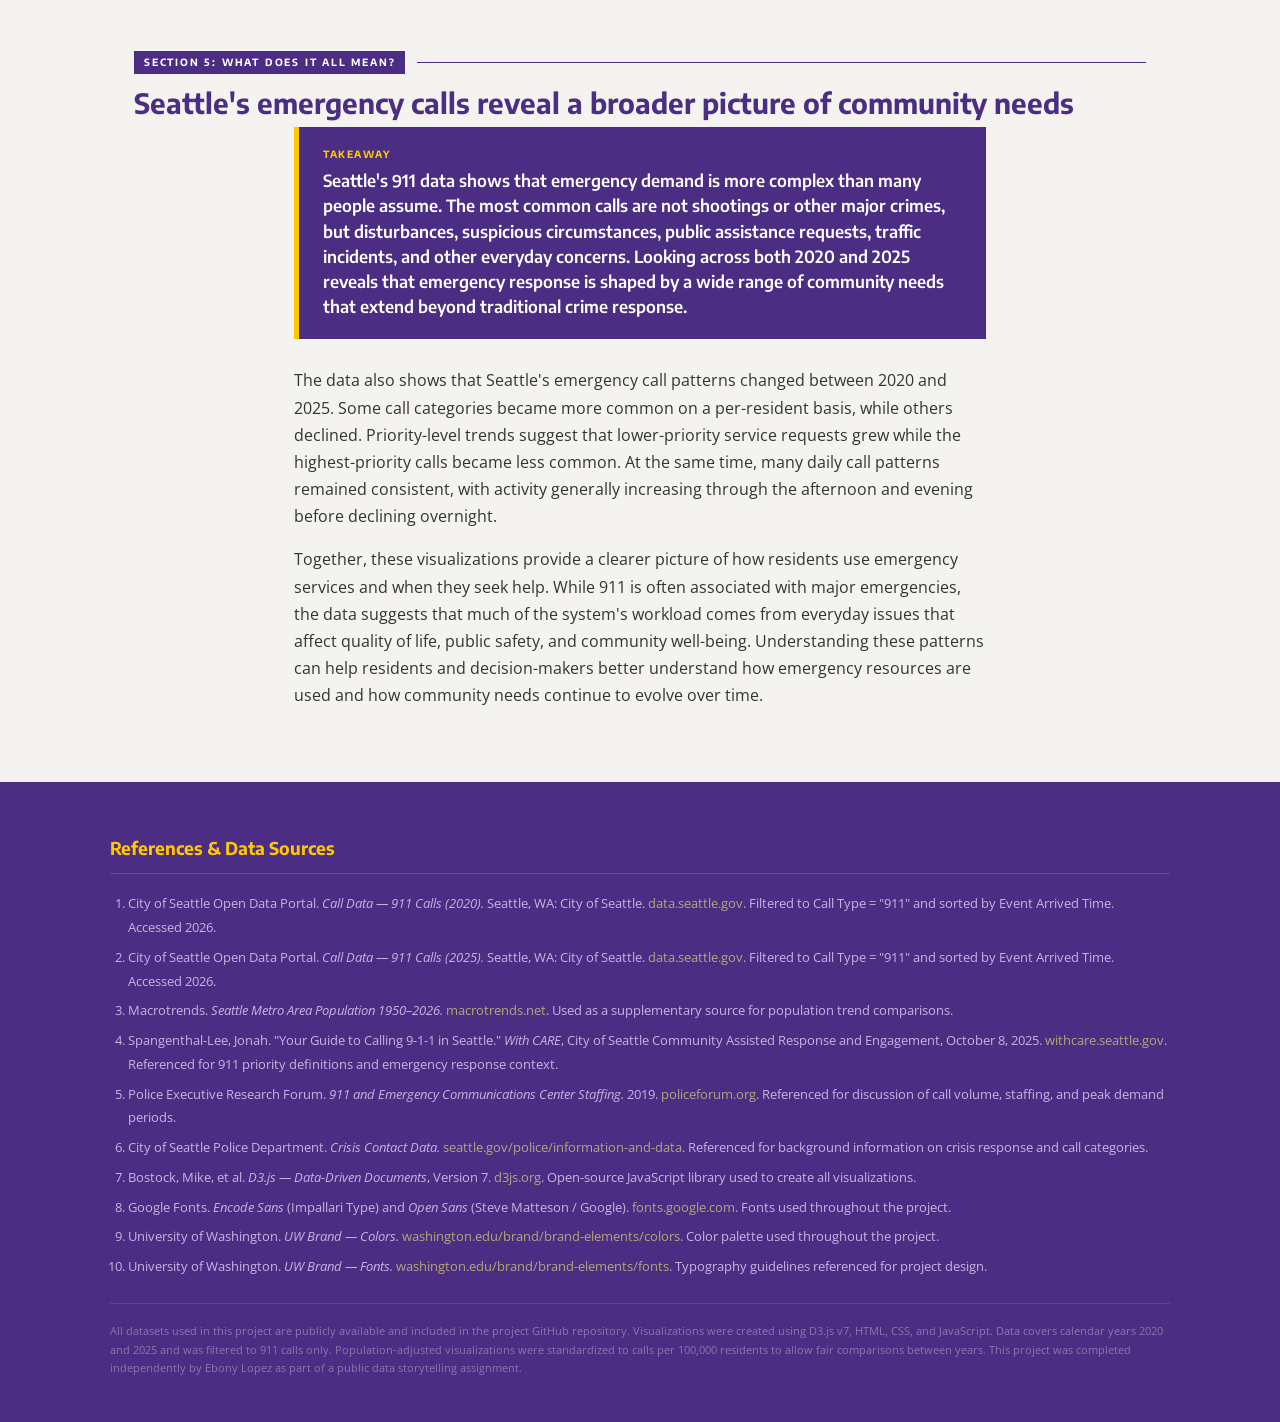
<file: Projects/Project2/index.html>
<!DOCTYPE html>
<html lang="en">

<head>
  <meta charset="UTF-8">
  <meta name="viewport" content="width=device-width, initial-scale=1.0">
  <title>Seattle's Emergency Calls Tell a Bigger Story</title>
  <link rel="stylesheet" href="style.css">
  <script src="https://d3js.org/d3.v7.min.js"></script>
</head>

<body>

  <div class="top-bar"></div>
  <div class="gold-bar"></div>

  <!-- HEADER -->
  <header>
    <div class="label">Seattle Public Safety · Data Narrative</div>

    <h1>Seattle's Emergency Calls Tell a Bigger Story</h1>

    <p class="subtitle">
      What 911 call data reveals about community needs, emergency demand, and public
      safety in Seattle.
    </p>
    <div class="header-meta">
      <span>Source: Seattle Open Data Portal</span>
      <span>Data: 2020 &amp; 2025 911 Calls</span>
      <span>~180,000 calls per year</span>
      <span>By Ebony Lopez</span>
    </div>
  </header>

  <!-- STAT ROW -->
  <div class="stat-row">
    <div class="stat-block">
      <span class="stat-number" id="stat-total-2020">—</span>
      <span class="stat-label">911 Calls in 2020</span>
    </div>
    <div class="stat-block">
      <span class="stat-number" id="stat-total-2025">—</span>
      <span class="stat-label">911 Calls in 2025</span>
    </div>
    <div class="stat-block">
      <span class="stat-number" id="stat-top-cat">—</span>
      <span class="stat-label">Top Call Type (2020 and 2025)</span>
    </div>
  </div>

  <!-- INTRO -->
  <div class="intro-block">
    <div class="so-what">
      <span>Why this matters</span>
      When most people think of 911, they picture violent crime. But Seattle's call
      data tells a different story. The most common calls involve disturbances,
      suspicious circumstances, public assistance requests, and traffic-related
      incidents rather than major violent crimes. Understanding what residents
      actually call 911 for provides a clearer picture of how emergency services are
      used and what kinds of problems communities face every day.
    </div>

    <p>
      In 2020, Seattle was at a turning point. The COVID-19 pandemic reshaped daily
      life, and the nationwide response to George Floyd's death sparked renewed
      debates about policing and public safety. Five years later, those conversations
      continue, while emergency call data provides an opportunity to examine how
      community needs have changed over time.
    </p>

    <p>
      This project explores Seattle's 911 call records from 2020 and 2025 to answer
      three questions: What kinds of incidents generate the most calls? How have
      those patterns changed after accounting for population growth? And when are
      people most likely to seek emergency assistance? Together, these visualizations
      reveal a broader picture of public safety that extends beyond crime statistics
      alone.
    </p>
  </div>

  <!-- EXPLAINER: HOW 911 WORKS -->
  <section class="story-section">
    <div class="section-label">
      <span class="section-tag">Background: How 911 Works in Seattle</span>
      <div class="section-rule"></div>
    </div>
    <h2>Understanding Seattle's 911 System</h2>
    <p class="section-text">
      Before diving into the data, it helps to know how Seattle classifies and responds to emergency calls.
    </p>

    <div class="explainer-grid">

      <div class="explainer-card priority-card">
        <h3>When to Call 911</h3>
        <p>Call 911 for any in-progress emergency or crime: an assault, medical emergency, fire, or gas leak. For
          non-urgent situations (a car prowl that happened overnight, noise complaints, parking issues), use the
          non-emergency line at 206-625-5011 or file a report online.</p>
        <p class="explainer-cite">Source: <a
            href="https://withcare.seattle.gov/2025/10/08/your-guide-to-calling-9-1-1-in-seattle/" target="_blank">With
            CARE, Seattle.gov (2025)</a></p>
      </div>

      <div class="explainer-card priority-card">
        <h3>How Calls Are Categorized</h3>
        <p>What you see in the data is a "clearance description," not the initial 911 report. After an officer responds
          and assesses the situation, they assign a clearance code reflecting what they actually found. The same caller
          report can produce different codes depending on what was observed on arrival.</p>
        <p class="explainer-cite">Source: <a href="https://www.seattlebreaking.com/articles/spd-call-types-explained"
            target="_blank">Seattle Breaking, SPD Call Types Explained (2026)</a></p>
      </div>

      <div class="explainer-card priority-card">
        <h3>Call Priority Levels</h3>
        <p>Every 911 call is assigned a priority based on how much risk it poses to public safety. Here is what each
          level means:</p>
        <ul class="priority-list">
          <li><strong class="priority-badge p1">Priority 1</strong> Critical incidents posing an immediate threat to
            human life or involving significant bodily harm (e.g., shootings, robberies, violent assaults).</li>
          <li><strong class="priority-badge p2">Priority 2</strong> Active incidents that could escalate; crimes where
            enforcement is still possible; and most service requests from other agencies (e.g., shoplifts, property
            damage, active disturbances).</li>
          <li><strong class="priority-badge p3">Priority 3</strong> Incidents that do not meet Priority 1 or 2 criteria
            but may require officer investigation or action (e.g., cold reports, follow-up checks).</li>
          <li><strong class="priority-badge p4">Priority 4</strong> Non-critical service requests such as found property
            or parking complaints.</li>
          <li><strong class="priority-badge p5">Priority 5</strong> Lowest-priority calls, typically administrative or
            informational in nature, such as requests for documentation or officer-generated activity with no immediate
            public safety need.</li>
        </ul>
        <p class="explainer-cite">Source: <a
            href="https://withcare.seattle.gov/2025/10/08/your-guide-to-calling-9-1-1-in-seattle/" target="_blank">With
            CARE, Seattle.gov (2025)</a></p>
      </div>

      <div class="explainer-card calltype-card">
        <h3>What the Call Types in This Data Mean</h3>
        <p>The categories below are the exact event groups that appear in Seattle's 911 call data. Each is a clearance
          description assigned after an officer responds, not necessarily what the caller originally reported.
          (<a href="https://www.seattlebreaking.com/articles/spd-call-types-explained" target="_blank"
            class="inline-cite">Seattle Breaking</a>)</p>
        <div class="calltype-grid">
          <div class="calltype-item">
            <span class="calltype-name">Disturbance</span>
            <span class="calltype-def">Situations that called for police but did not rise to a specific crime: verbal
              arguments, loud music, group disputes. Very common, often non-violent, and frequently resolved without
              arrest.</span>
          </div>
          <div class="calltype-item">
            <span class="calltype-name">Suspicious Circumstances</span>
            <span class="calltype-def">A resident called to report something they found suspicious: a parked vehicle, a
              person acting oddly, someone ringing doorbells. Does not mean officers found criminal activity. The vast
              majority resolve as no incident.</span>
          </div>
          <div class="calltype-item">
            <span class="calltype-name">Assaults</span>
            <span class="calltype-def">Physical attacks, ranging from minor altercations to aggravated assault involving
              weapons. Includes domestic violence assaults and non-domestic incidents.</span>
          </div>
          <div class="calltype-item">
            <span class="calltype-name">Assist Public</span>
            <span class="calltype-def">General requests for police assistance that do not fit a specific crime category,
              such as helping someone who is lost, locked out, or in need of a welfare check.</span>
          </div>
          <div class="calltype-item">
            <span class="calltype-name">Traffic</span>
            <span class="calltype-def">Collisions, DUIs, hit-and-runs, and other vehicle-related incidents. Includes
              both injury and non-injury crashes. Police and fire often respond to the same incident separately.</span>
          </div>
          <div class="calltype-item">
            <span class="calltype-name">Prowler</span>
            <span class="calltype-def">Reports of a person suspected of trespassing or lurking around a property with
              possible intent to commit a crime. Often difficult to verify and frequently resolved with no suspect
              found.</span>
          </div>
          <div class="calltype-item">
            <span class="calltype-name">Assist Other Agency</span>
            <span class="calltype-def">Calls where SPD provides backup or support to another agency, such as the fire
              department, King County, or Washington State Patrol.</span>
          </div>
          <div class="calltype-item">
            <span class="calltype-name">Theft</span>
            <span class="calltype-def">Stolen property, ranging from shoplifting to auto theft to bicycle theft. SPD
              distinguishes these sub-types because response patterns differ significantly.</span>
          </div>
          <div class="calltype-item">
            <span class="calltype-name">Burglary</span>
            <span class="calltype-def">Unauthorized entry into a building with intent to commit a crime, almost always
              theft. Includes both residential and commercial burglaries, and "cold" reports filed after the
              fact.</span>
          </div>
          <div class="calltype-item">
            <span class="calltype-name">Automobiles</span>
            <span class="calltype-def">Calls specifically related to vehicles: car prowls, auto theft follow-up,
              abandoned vehicles, or vehicle-related disturbances not classified under Traffic.</span>
          </div>
          <div class="calltype-item">
            <span class="calltype-name">Property Destruction (Damage)</span>
            <span class="calltype-def">Vandalism, graffiti, or damage to property. Often reported after the fact rather
              than in progress. Can be filed online in many cases.</span>
          </div>
          <div class="calltype-item">
            <span class="calltype-name">Mischief &amp; Nuisance</span>
            <span class="calltype-def">Low-level disruptive behavior that does not meet the threshold of a disturbance
              or specific crime: harassment, minor public disorder, or repeated nuisance activity.</span>
          </div>
        </div>
        <p class="explainer-cite">Source: <a href="https://www.seattlebreaking.com/articles/spd-call-types-explained"
            target="_blank">Seattle Breaking, SPD Call Types Explained (2026)</a></p>
      </div>

    </div>
  </section>

  <!-- SECTION 1: CALL DISTRIBUTION -->
  <section class="story-section">
    <div class="section-label">
      <span class="section-tag">Section 1: Call Distribution</span>
      <div class="section-rule"></div>
    </div>
    <h2>Seattle's most common 911 calls are about more than violent crime</h2>
    <p class="section-text">
      The top 12 call categories in 2025, ranked by volume. Hover over any bar to see the exact count. Violent crime
      categories sit far down the list.
    </p>

    <div class="chart-card">
      <div id="bar-chart"></div>
    </div>
    <div class="callout">
      <strong>Reading this chart:</strong> Disturbance calls were the most common 911 call category
      in Seattle during 2025, followed by Suspicious Circumstances, Assaults, Assist Public, and
      Traffic incidents. Property crimes such as Burglary and Theft appear lower on the list, while
      categories often associated with serious violent crime make up a much smaller share of overall
      call volume. The chart shows that Seattle's emergency response system handles a wide range of
      situations beyond major criminal incidents.
    </div>

    <div class="callout">
      <strong>Context:</strong> Public conversations about 911 often focus on violent crime, but the
      call data tells a broader story. Many of the most common calls involve disturbances, suspicious
      activity, public assistance requests, and traffic-related incidents. Understanding the types of
      calls residents actually make helps provide a clearer picture of how emergency services are used
      across the city and what demands are placed on the system each day.
    </div>
  </section>

  <!-- SECTION 2: 2020 VS 2025 COMPARE -->
  <section class="story-section">
    <div class="section-label">
      <span class="section-tag">Section 2: How Calls Changed After 2020</span>
      <div class="section-rule"></div>
    </div>

    <h2>Emergency call patterns shifted after 2020, even after adjusting for population growth</h2>
    <p class="section-text">
      Seattle's population grew between 2020 and 2025, so raw call counts alone can be misleading.
      Each row below shows the same call category in 2020 (gold dot) and 2025 (purple dot),
      standardized to calls per 100,000 residents. A line connects the two years: movement
      to the right means a higher per-resident rate, while movement to the left means fewer
      calls per person. Hover to compare exact values.
    </p>

    <div class="chart-card">
      <div class="legend">
        <span><span class="legend-dot dot-2020"></span>2020</span>
        <span><span class="legend-dot dot-2025"></span>2025</span>
      </div>
      <div id="standardized-chart"></div>
    </div>

    <div class="callout">
      <strong>Reading this chart:</strong> This chart compares each call category's rate
      per 100,000 residents in 2020 and 2025. Categories where the purple dot is farther
      right than the gold dot became more common per resident, while categories where the
      purple dot moved left became less common. Assist Public, Assist Other Agency, Traffic,
      and Automobiles increased, while Disturbance, Prowler, Burglary, and Suspicious
      Circumstances declined. This shows that Seattle's 911 demand did not change evenly
      across every call type.
    </div>

    <h2 style="margin-top: 40px;">Which call types grew or fell the most per 100,000 residents?</h2>
    <p class="section-text">
      This chart turns the comparison above into a single change score for each category.
      Green bars show call types that became more common per resident between 2020 and 2025,
      while red bars show call types that became less common. Because the chart adjusts for
      population growth, these changes reflect shifts in call rates rather than just more
      people living in the city.
    </p>

    <div class="chart-card">
      <div id="pop-adj-change-chart"></div>
    </div>

    <div class="callout">
      <strong>Reading this chart:</strong> Assist Public had the largest increase, followed
      by Assist Other Agency, Narcotics, Traffic, Shots, and Automobiles. Disturbance had
      the largest decline, followed by Prowler, Burglary, Suspicious Circumstances, and
      Property Destruction. The farther a bar stretches away from zero, the larger the
      change in that category's per-resident call rate.
    </div>

    <div class="callout">
      <strong>So what?</strong> These two charts show that Seattle's emergency call patterns
      changed in uneven ways after 2020. Some public-assistance and agency-support categories
      became more common per resident, while several disturbance and property-related
      categories became less common. This matters because it shows that emergency response
      demand is not just about total call volume. The types of calls are changing too, which
      means staffing, resources, and public safety planning need to pay attention to the mix
      of calls, not only the overall number.
    </div>
  </section>

  <!-- PRIORITY CHARTS -->
  <section class="story-section">
    <div class="section-label">
      <span class="section-tag">Section 3: Priority Levels</span>
      <div class="section-rule"></div>
    </div>

    <h2>Priority 1 through 5 calls per resident show how urgent Seattle's 911 demand is</h2>
    <p class="section-text">
      This chart standardizes 911 calls by population, showing priority call rates per
      100,000 residents instead of raw counts. Priority 1 represents the most urgent
      emergencies involving immediate threats to life or safety, while higher-numbered
      priorities generally represent less urgent incidents and service requests.
      (<a href="https://withcare.seattle.gov/2025/10/08/your-guide-to-calling-9-1-1-in-seattle/" target="_blank"
        class="inline-cite">With CARE, Seattle.gov</a>)
    </p>

    <div class="chart-card">
      <div class="legend">
        <span><span class="legend-dot dot-2020"></span>2020</span>
        <span><span class="legend-dot dot-2025"></span>2025</span>
      </div>
      <div id="priority-rate-chart"></div>
    </div>

    <div class="callout">
      <strong>Reading this chart:</strong> Priority 2 calls make up the largest share of
      Seattle's emergency demand in both years, followed by Priority 1 calls. Between
      2020 and 2025, the rate of Priority 1 calls declined noticeably, while Priority 3,
      Priority 4, and Priority 5 calls increased. This suggests that lower-urgency calls
      became a larger part of Seattle's emergency workload over time.
    </div>

    <div class="callout">
      <strong>So what?</strong> The biggest changes did not occur in the highest-priority
      emergencies. Instead, growth was concentrated in lower-priority categories that
      often involve service requests, welfare concerns, and quality-of-life issues.
      This highlights how emergency systems spend significant time responding to problems
      that are important to residents but are not always immediate life-safety emergencies.
    </div>

    <h2 style="margin-top: 40px;">Some call types are much more urgent than others</h2>

    <p class="section-text">
      This heatmap compares the top 10 event groups in 2025 across Priority 1–5 calls.
      Each priority level uses its own percentage-based color scale, meaning the shading
      is calculated separately within that priority rather than across the entire heatmap.
      Darker cells indicate a larger share of calls for that event group within that
      specific priority level. Hover over any cell to see the exact count and percentage.
    </p>

    <div class="chart-card">
      <div id="event-priority-heatmap"></div>
    </div>

    <div class="callout">
      <strong>Reading this chart:</strong> Each column represents a priority level and
      each row represents one of Seattle's most common event groups in 2025. Because
      each priority uses its own percentage scale, darker cells show which event groups
      make up a larger share of calls within that priority category. Disturbance calls
      account for a large share of Priority 1, 2, and 4 activity, while Suspicious
      Circumstances are especially common in Priority 3 calls. Traffic and Automobile-
      related incidents make up a larger share of Priority 5 calls than they do in
      higher-priority emergencies.
    </div>

    <div class="callout">
      <strong>So what?</strong> Not all 911 calls require the same level of response.
      While Priority 1 and 2 calls involve the most urgent situations, a large portion
      of Seattle's emergency workload comes from lower-priority incidents and service-
      related requests. Understanding which call types dominate each priority level helps
      explain why emergency response is about more than just crime. The system must balance
      immediate life-safety emergencies with thousands of lower-priority calls that still
      require time, staffing, and resources.
    </div>
  </section>
  <!-- SECTION 4: TIME OF DAY -->
  <section class="story-section">
    <div class="section-label">
      <span class="section-tag">Section 4: When Are People Calling?</span>
      <div class="section-rule"></div>
    </div>

    <h2>Hour-by-hour call density across both years</h2>
    <p class="section-text">
      This heatmap shows all calls per 100,000 residents by hour and year.
      Darker cells indicate higher rates. The pattern reveals that call volume is
      not evenly spread across the day. Both years show lower call rates in the
      early morning and higher call rates from midday into the evening.
    </p>
    <div class="chart-card">
      <div id="hour-heatmap"></div>
    </div>

    <div class="callout">
      <strong>Reading this chart:</strong> The heatmap gives a quick overview of when
      Seattle’s emergency call system is busiest. Lighter cells show slower hours,
      while darker cells show higher call rates per 100,000 residents. In both 2020
      and 2025, the quietest period is generally early morning, while demand rises
      later in the day. This helps show that emergency calls follow a daily rhythm
      instead of happening evenly across all hours.
    </div>

    <h2 style="margin-top: 40px;">How Seattle's daily call patterns looked during the pandemic</h2>
    <p class="section-text">
      This chart breaks down 2020 calls by hour and call type. Because 2020 was shaped
      by COVID-19 restrictions and changes in daily routines, it works as a comparison
      point for understanding how emergency call timing looked during a disrupted year.
      Use the dropdown to see when each call type peaked.
    </p>

    <div class="chart-card">
      <div style="margin-bottom: 14px; display: flex; align-items: center; gap: 12px; flex-wrap: wrap;">
        <label for="calltype-select-2020"
          style="font-family: 'Encode Sans', Arial, sans-serif; font-size: 12px; font-weight: 700; text-transform: uppercase; letter-spacing: 0.08em; color: #b7a57a;">
          Call type:
        </label>
        <select id="calltype-select-2020"
          style="font-family: 'Open Sans', Arial, sans-serif; font-size: 13px; padding: 5px 10px; border: 1px solid #b7a57a; color: #1a1a1a; background: #fff; cursor: pointer; min-width: 220px;">
          <option value="ALL">All call types combined</option>
        </select>
        <span id="calltype-total-2020"
          style="font-family: 'Encode Sans', Arial, sans-serif; font-size: 11px; color: #888; letter-spacing: 0.04em;"></span>
      </div>
      <div id="hour-calltype-chart-2020"></div>
    </div>

    <div class="callout">
      <strong>Reading this chart:</strong> The x-axis shows each hour from midnight to
      11 PM, while the y-axis shows the number of calls recorded during that hour in
      2020. Many call types still follow a clear daily pattern, with lower activity
      in the early morning and higher activity around midday or evening. Disturbance
      and Suspicious Circumstances calls peak later in the day, while Theft, Prowler,
      and Assist Public calls are more concentrated around midday. Burglary stands
      out because it peaks earlier in the morning, which makes it different from the
      broader pattern.
    </div>

    <h2 style="margin-top: 40px;">How daily call patterns changed by 2025</h2>
    <p class="section-text">
      This chart uses the same hourly breakdown for 2025, making it easier to compare
      against the 2020 pattern above. Switching between call types shows which patterns
      stayed similar and which ones shifted as Seattle moved out of the pandemic period.
      (<a href="https://withcare.seattle.gov/2025/10/08/your-guide-to-calling-9-1-1-in-seattle/" target="_blank"
        class="inline-cite">With CARE, Seattle.gov</a>)
    </p>

    <div class="chart-card">
      <div style="margin-bottom: 14px; display: flex; align-items: center; gap: 12px; flex-wrap: wrap;">
        <label for="calltype-select"
          style="font-family: 'Encode Sans', Arial, sans-serif; font-size: 12px; font-weight: 700; text-transform: uppercase; letter-spacing: 0.08em; color: #4b2e83;">
          Call type:
        </label>
        <select id="calltype-select"
          style="font-family: 'Open Sans', Arial, sans-serif; font-size: 13px; padding: 5px 10px; border: 1px solid #4b2e83; color: #1a1a1a; background: #fff; cursor: pointer; min-width: 220px;">
          <option value="ALL">All call types combined</option>
        </select>
        <span id="calltype-total"
          style="font-family: 'Encode Sans', Arial, sans-serif; font-size: 11px; color: #888; letter-spacing: 0.04em;"></span>
      </div>
      <div id="hour-calltype-chart"></div>
    </div>

    <div class="callout">
      <strong>Reading this chart:</strong> In 2025, Seattle’s emergency calls still show
      clear differences by call type. Many categories, including Assaults, Theft,
      Prowler, Assist Public, Assist Other Agency, and Automobiles, reach their highest
      levels around noon. Disturbance, Suspicious Circumstances, and Traffic calls show
      stronger evening peaks, with activity building into the late afternoon and evening.
      Across most categories, the lowest call volume is still between roughly 2 AM and
      5 AM. This shows that the type of incident matters when trying to understand when
      people are most likely to call 911.
    </div>

    <div class="callout">
      <strong>Comparing 2020 and 2025:</strong> The main daily rhythm stayed fairly
      consistent across both years: calls were generally lowest in the early morning
      and higher later in the day. However, the timing of some call types shifted.
      Traffic calls peaked around 5 PM in 2020 but moved later in 2025, while
      Disturbance and Suspicious Circumstances remained strongly evening-based in both
      years. Midday peaks also stayed important for categories like Theft, Prowler, and
      Assist Public. Overall, the comparison suggests that the pandemic changed some
      parts of Seattle’s emergency call patterns, but many daily rhythms stayed stable.
    </div>
  </section>

  <!-- SECTION 5: CONCLUSION -->
  <section class="story-section">
    <div class="section-label">
      <span class="section-tag">Section 5: What Does It All Mean?</span>
      <div class="section-rule"></div>
    </div>

    <h2>Seattle's emergency calls reveal a broader picture of community needs</h2>

    <div class="intro-block" style="margin-top:0;">
      <div class="so-what">
        <span>Takeaway</span>
        Seattle's 911 data shows that emergency demand is more complex than many people assume.
        The most common calls are not shootings or other major crimes, but disturbances, suspicious
        circumstances, public assistance requests, traffic incidents, and other everyday concerns.
        Looking across both 2020 and 2025 reveals that emergency response is shaped by a wide range
        of community needs that extend beyond traditional crime response.
      </div>

      <p>
        The data also shows that Seattle's emergency call patterns changed between 2020 and 2025.
        Some call categories became more common on a per-resident basis, while others declined.
        Priority-level trends suggest that lower-priority service requests grew while the
        highest-priority calls became less common. At the same time, many daily call patterns
        remained consistent, with activity generally increasing through the afternoon and evening
        before declining overnight.
      </p>

      <p>
        Together, these visualizations provide a clearer picture of how residents use emergency services and when they
        seek help. While 911 is often associated with major emergencies, the data suggests that much of the system's
        workload comes from everyday issues that affect quality of life, public safety, and community well-being.
        Understanding these patterns can help residents and decision-makers better understand how emergency resources
        are used and how community needs continue to evolve over time.
      </p>
    </div>
  </section>

  <div class="tooltip" id="tooltip"></div>

  <!-- FOOTER / REFERENCES -->
  <footer>
    <div class="footer-inner">
      <h3>References &amp; Data Sources</h3>
      <ol>
        <li>
          City of Seattle Open Data Portal. <em>Call Data — 911 Calls (2020).</em>
          Seattle, WA: City of Seattle.
          <a href="https://data.seattle.gov/Public-Safety/Call-Data/33kz-ixgy" target="_blank">data.seattle.gov</a>.
          Filtered to Call Type = "911" and sorted by Event Arrived Time. Accessed 2026.
        </li>

        <li>
          City of Seattle Open Data Portal. <em>Call Data — 911 Calls (2025).</em>
          Seattle, WA: City of Seattle.
          <a href="https://data.seattle.gov/Public-Safety/Call-Data/33kz-ixgy" target="_blank">data.seattle.gov</a>.
          Filtered to Call Type = "911" and sorted by Event Arrived Time. Accessed 2026.
        </li>

        <li>
          Macrotrends. <em>Seattle Metro Area Population 1950–2026.</em>
          <a href="https://www.macrotrends.net/global-metrics/cities/23140/seattle/population"
            target="_blank">macrotrends.net</a>.
          Used as a supplementary source for population trend comparisons.
        </li>

        <li>
          Spangenthal-Lee, Jonah. "Your Guide to Calling 9-1-1 in Seattle."
          <em>With CARE</em>, City of Seattle Community Assisted Response and Engagement,
          October 8, 2025.
          <a href="https://withcare.seattle.gov/2025/10/08/your-guide-to-calling-9-1-1-in-seattle/"
            target="_blank">withcare.seattle.gov</a>.
          Referenced for 911 priority definitions and emergency response context.
        </li>

        <li>
          Police Executive Research Forum. <em>911 and Emergency Communications Center Staffing.</em>
          2019.
          <a href="https://www.policeforum.org/assets/docs/Critical_Issues_Series/911-center-staffing-2019.pdf"
            target="_blank">policeforum.org</a>.
          Referenced for discussion of call volume, staffing, and peak demand periods.
        </li>

        <li>
          City of Seattle Police Department. <em>Crisis Contact Data.</em>
          <a href="https://www.seattle.gov/police/information-and-data"
            target="_blank">seattle.gov/police/information-and-data</a>.
          Referenced for background information on crisis response and call categories.
        </li>

        <li>
          Bostock, Mike, et al. <em>D3.js — Data-Driven Documents</em>, Version 7.
          <a href="https://d3js.org" target="_blank">d3js.org</a>.
          Open-source JavaScript library used to create all visualizations.
        </li>

        <li>
          Google Fonts. <em>Encode Sans</em> (Impallari Type) and
          <em>Open Sans</em> (Steve Matteson / Google).
          <a href="https://fonts.google.com" target="_blank">fonts.google.com</a>.
          Fonts used throughout the project.
        </li>

        <li>
          University of Washington. <em>UW Brand — Colors.</em>
          <a href="https://www.washington.edu/brand/brand-elements/colors/"
            target="_blank">washington.edu/brand/brand-elements/colors</a>.
          Color palette used throughout the project.
        </li>

        <li>
          University of Washington. <em>UW Brand — Fonts.</em>
          <a href="https://www.washington.edu/brand/brand-elements/fonts/"
            target="_blank">washington.edu/brand/brand-elements/fonts</a>.
          Typography guidelines referenced for project design.
        </li>

      </ol>

      <p class="footer-note">
        All datasets used in this project are publicly available and included in the
        project GitHub repository. Visualizations were created using D3.js v7, HTML,
        CSS, and JavaScript. Data covers calendar years 2020 and 2025 and was filtered
        to 911 calls only. Population-adjusted visualizations were standardized to calls
        per 100,000 residents to allow fair comparisons between years. This project was
        completed independently by Ebony Lopez as part of a public data storytelling
        assignment.
      </p>
    </div>
  </footer>

  <script src="main.js"></script>
</body>

</html>
</file>
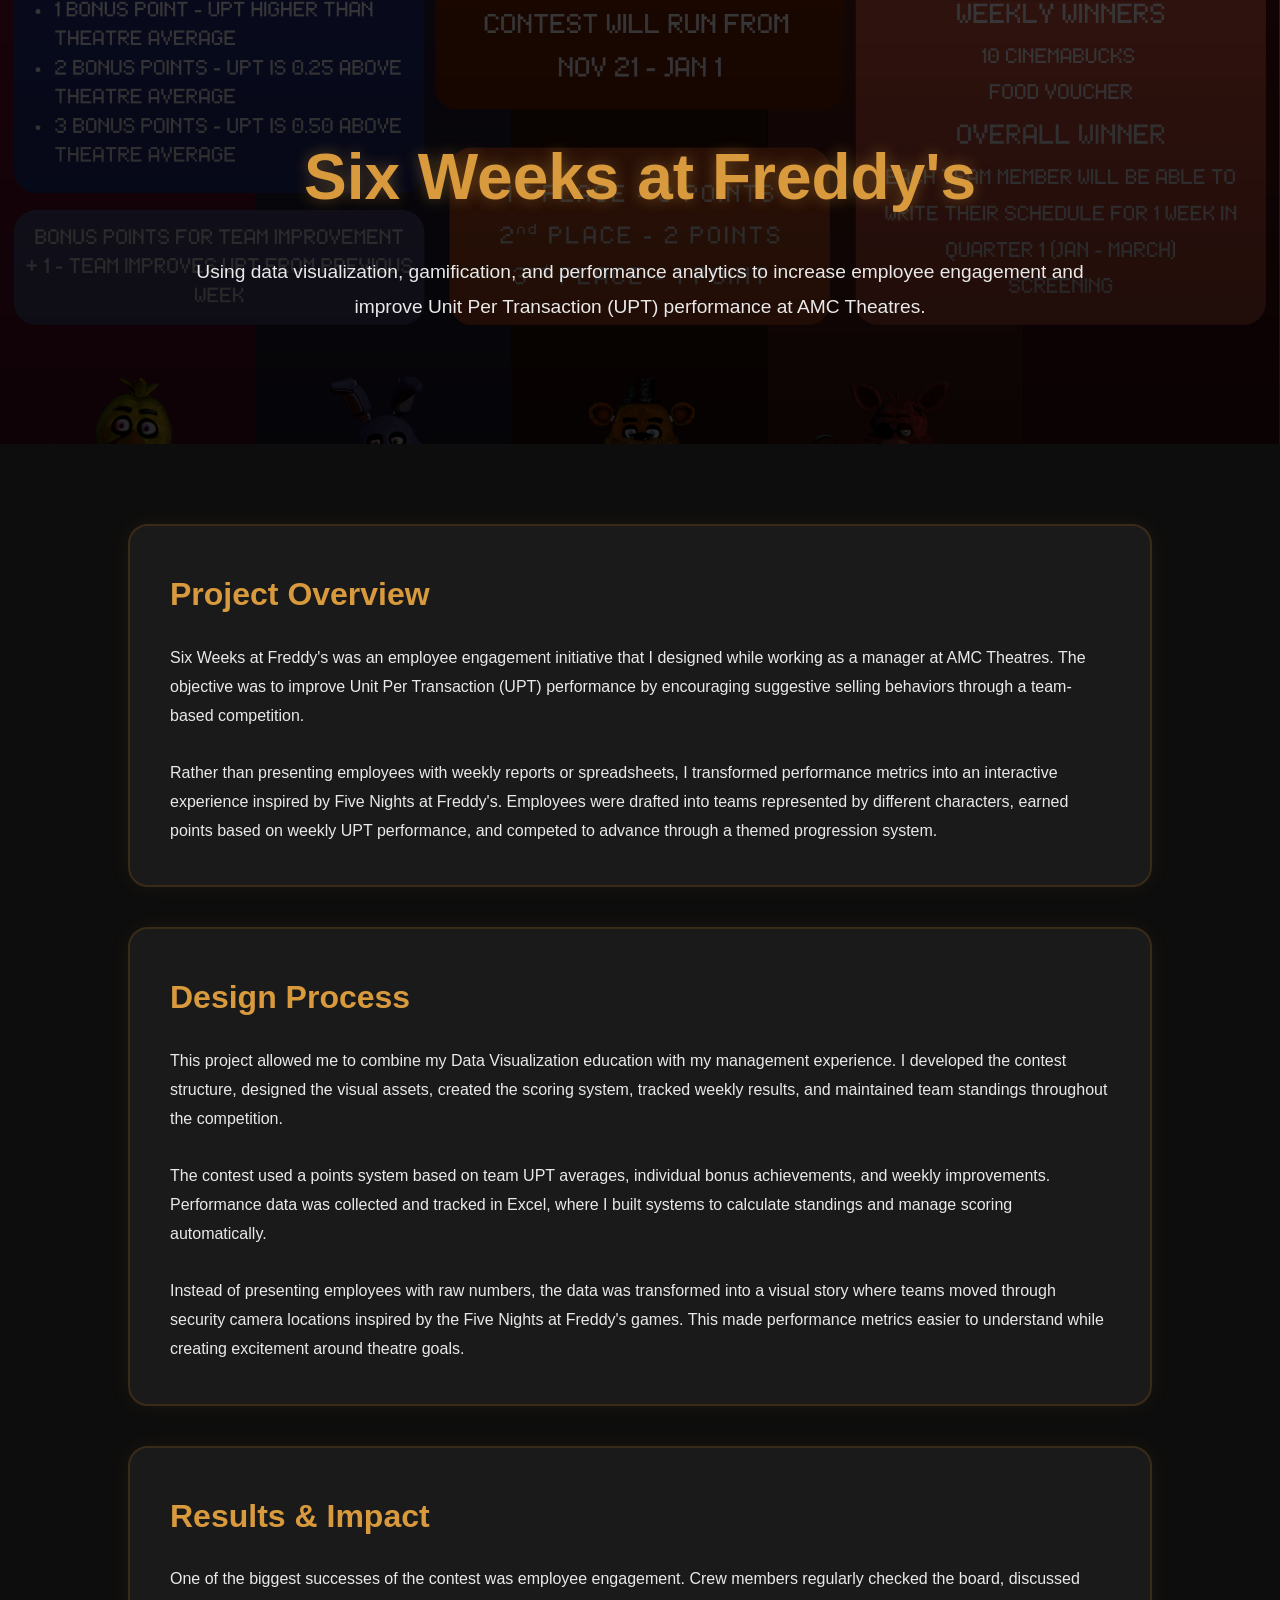
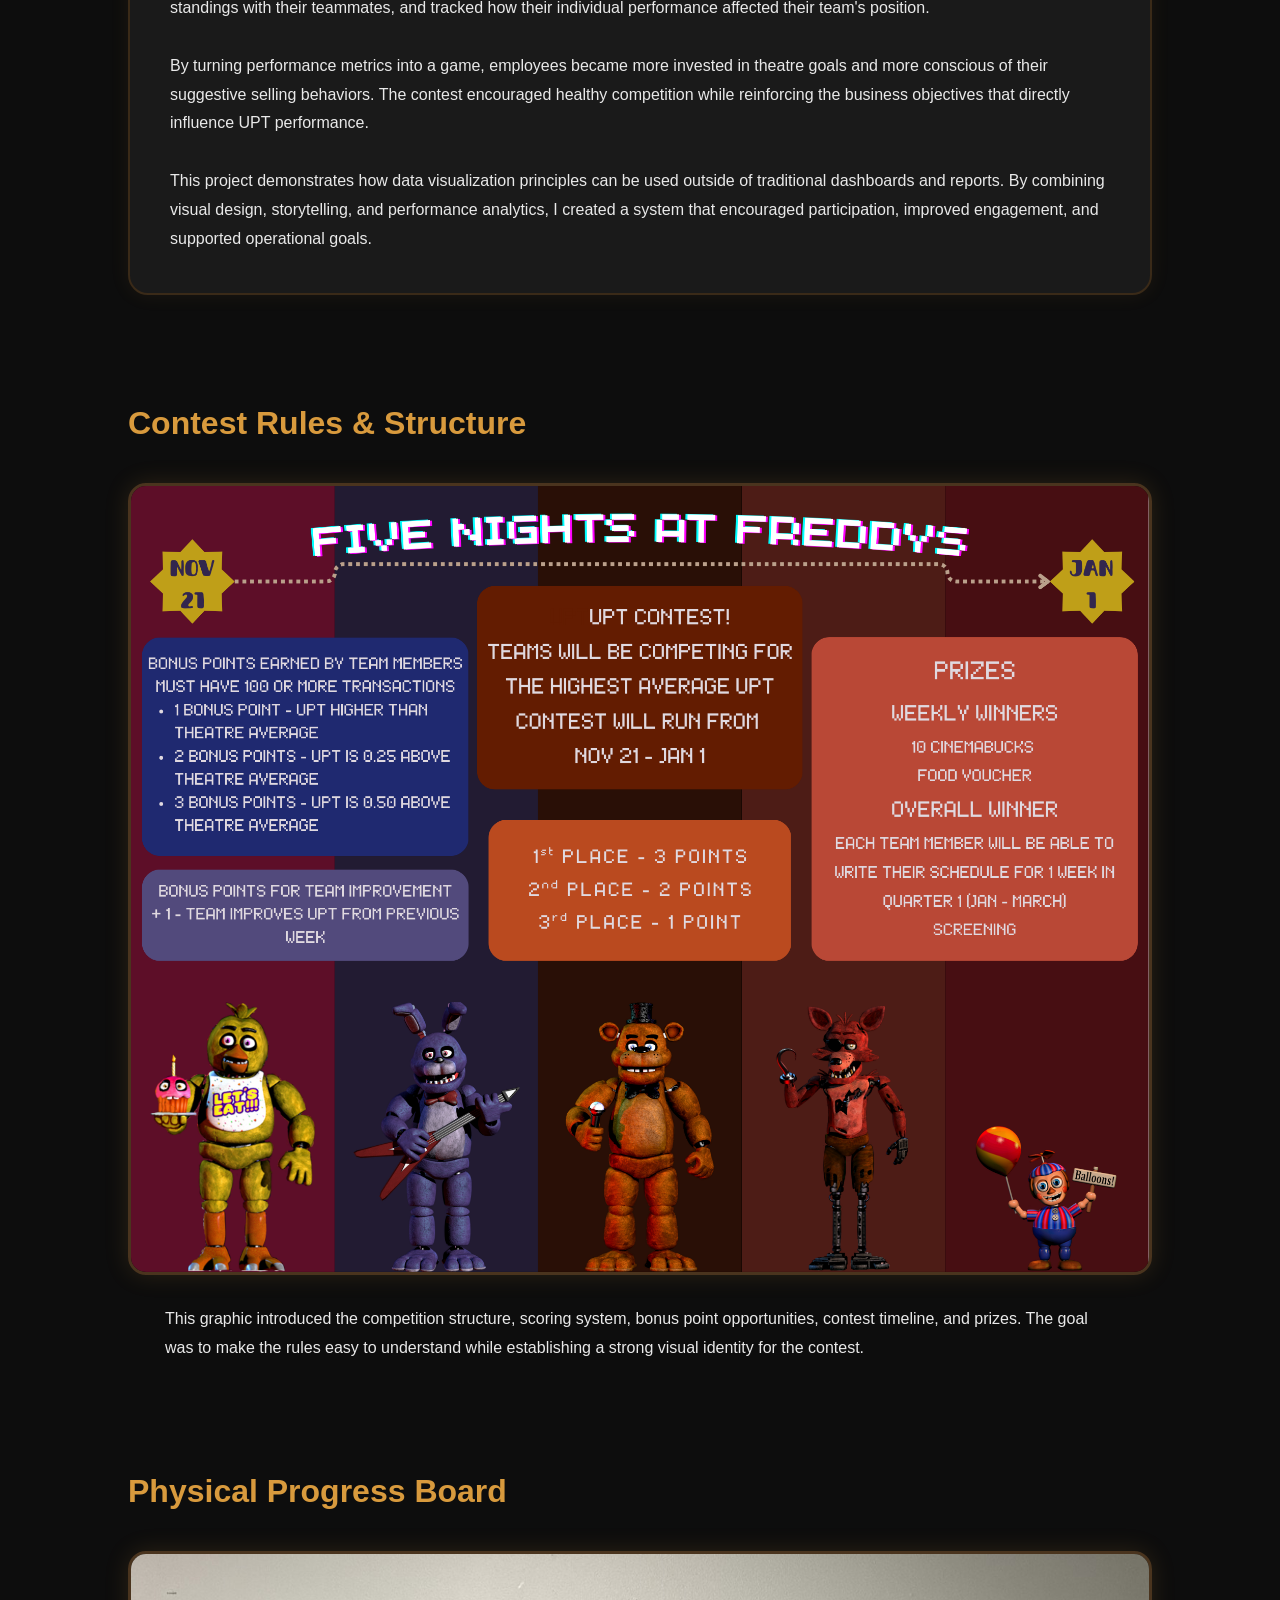
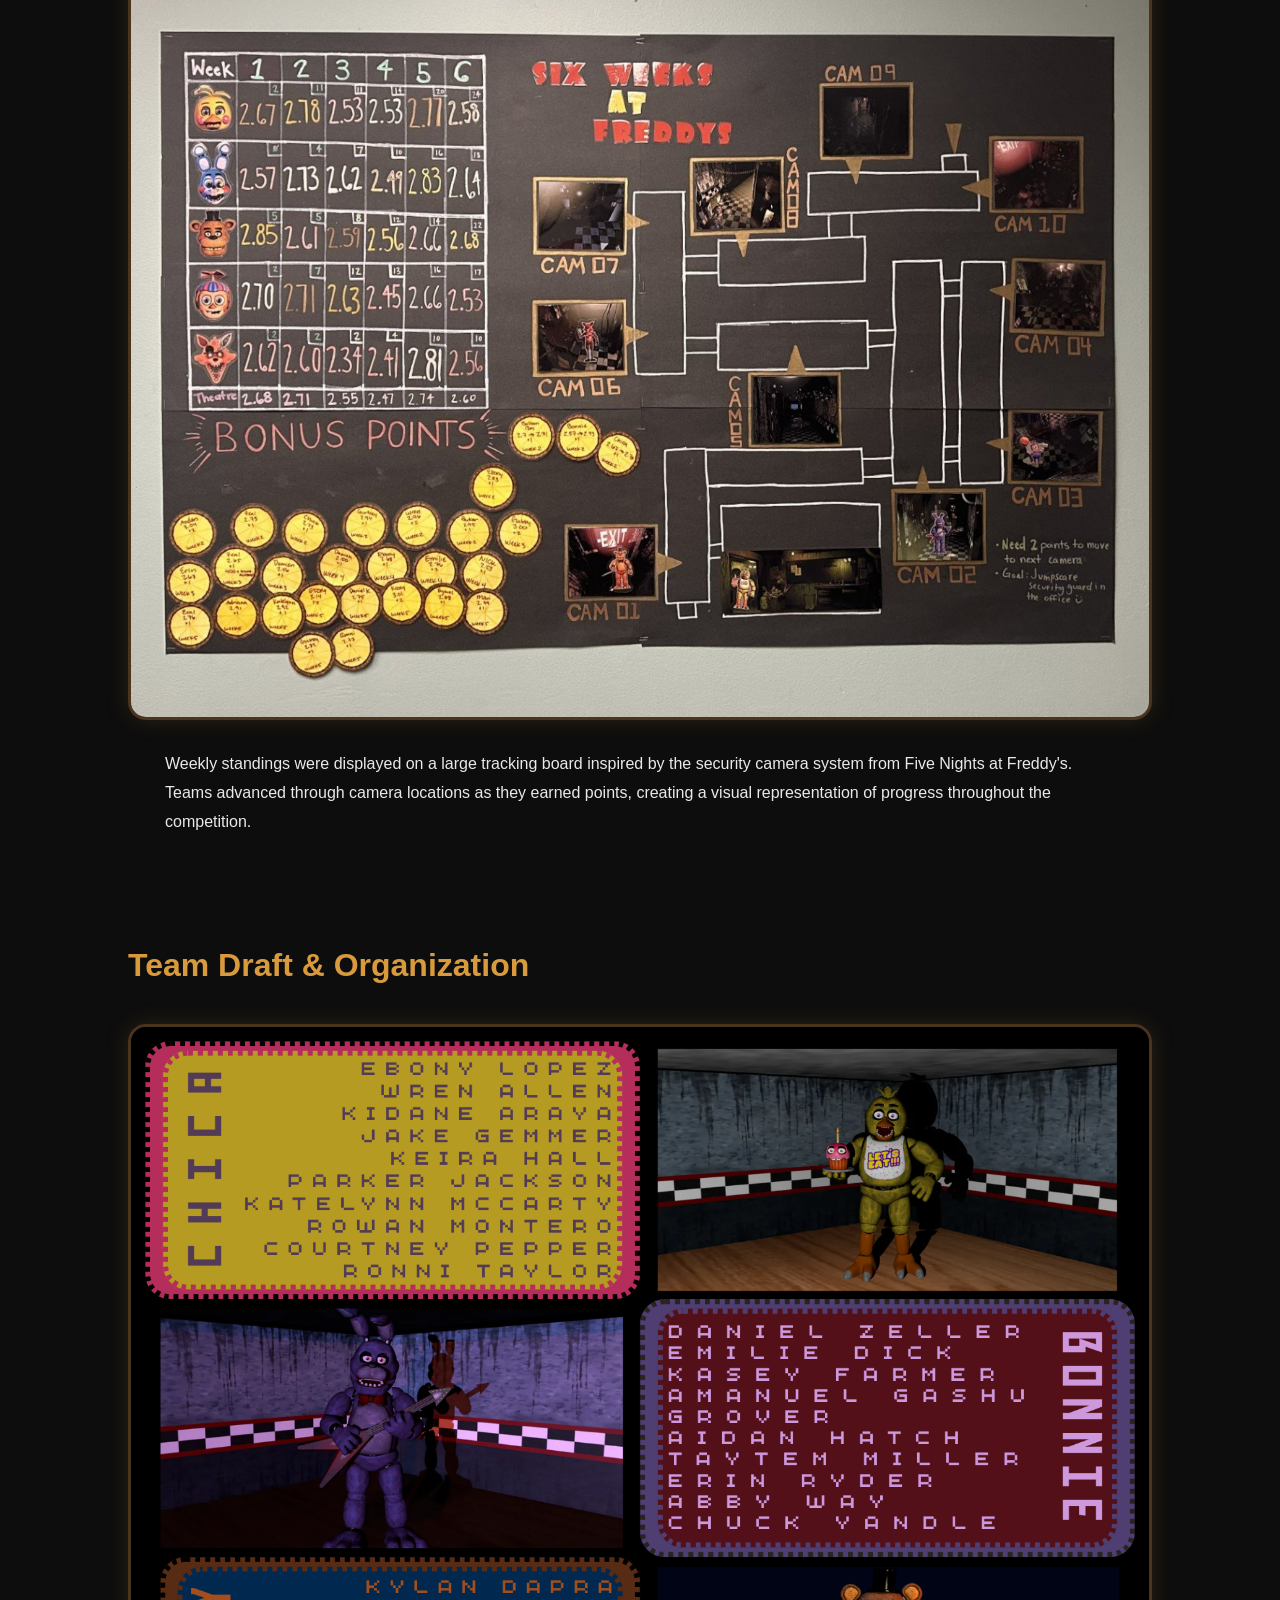
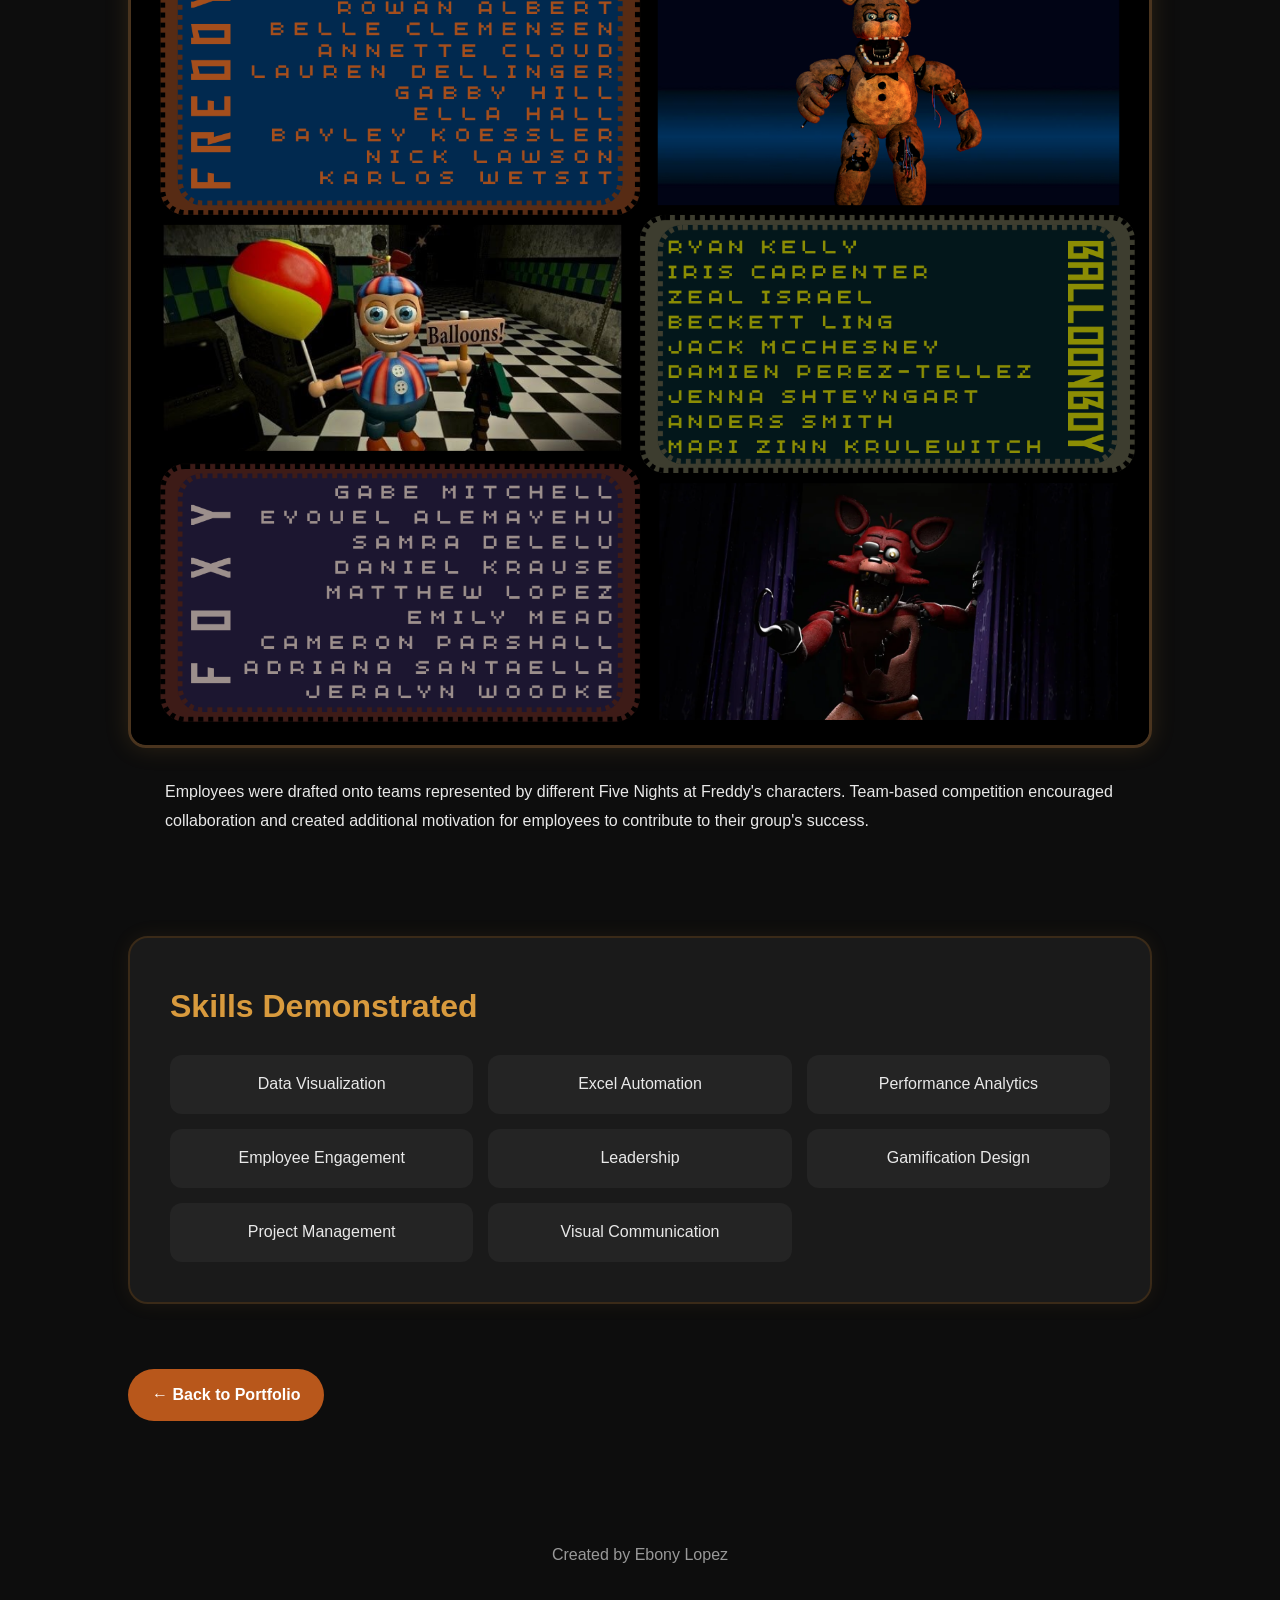
<file: Projects/Work/index.html>
<!DOCTYPE html>
<html lang="en">
<head>
<meta charset="UTF-8">
<meta name="viewport" content="width=device-width, initial-scale=1.0">
<title>Six Weeks at Freddy's | Ebony Lopez</title>

<style>

*{
    margin:0;
    padding:0;
    box-sizing:border-box;
}

:root{
    --bg:#0d0d0d;
    --card:#1a1a1a;
    --gold:#d89a3d;
    --orange:#b8571b;
    --red:#8d2a2a;
    --text:#e9e9e9;
}

body{
    background:var(--bg);
    color:var(--text);
    font-family:"Segoe UI",sans-serif;
    line-height:1.8;
}

header{
    padding:120px 10%;
    text-align:center;
    background:
        linear-gradient(rgba(0,0,0,.75),rgba(0,0,0,.85)),
        url("Five Nights at Freddys Contest.png");
    background-size:cover;
    background-position:center;
}

header h1{
    font-size:4rem;
    color:var(--gold);
    margin-bottom:20px;
    text-shadow:0 0 15px rgba(216,154,61,.4);
}

header p{
    max-width:900px;
    margin:auto;
    font-size:1.2rem;
}

section{
    padding:80px 10%;
}

.card{
    background:var(--card);
    border:2px solid #3a2a18;
    border-radius:20px;
    padding:40px;
    margin-bottom:40px;
    box-shadow:0 0 20px rgba(216,154,61,.08);
}

h2{
    color:var(--gold);
    margin-bottom:20px;
    font-size:2rem;
}

.visual-section{
    margin:100px 0;
}

.visual-section img{
    width:100%;
    max-width:1200px;
    display:block;
    margin:30px auto;
    border-radius:18px;
    border:3px solid #4a341e;
    box-shadow:0 0 25px rgba(216,154,61,.15);
}

.visual-section p{
    max-width:950px;
    margin:auto;
}

.skills{
    display:grid;
    grid-template-columns:repeat(auto-fit,minmax(250px,1fr));
    gap:15px;
    margin-top:20px;
}

.skill{
    background:#242424;
    padding:15px;
    border-radius:12px;
    text-align:center;
}

.back{
    display:inline-block;
    margin-top:25px;
    padding:12px 24px;
    background:var(--orange);
    color:white;
    text-decoration:none;
    border-radius:999px;
    font-weight:600;
}

.back:hover{
    background:var(--red);
}

footer{
    text-align:center;
    padding:40px;
    color:#999;
}

</style>
</head>

<body>

<header>

    <h1>Six Weeks at Freddy's</h1>

    <p>
        Using data visualization, gamification, and performance analytics to increase
        employee engagement and improve Unit Per Transaction (UPT) performance at AMC Theatres.
    </p>

</header>

<section>

    <div class="card">

        <h2>Project Overview</h2>

        <p>
            Six Weeks at Freddy's was an employee engagement initiative that I designed
            while working as a manager at AMC Theatres. The objective was to improve
            Unit Per Transaction (UPT) performance by encouraging suggestive selling
            behaviors through a team-based competition.
        </p>

        <br>

        <p>
            Rather than presenting employees with weekly reports or spreadsheets,
            I transformed performance metrics into an interactive experience inspired
            by Five Nights at Freddy's. Employees were drafted into teams represented
            by different characters, earned points based on weekly UPT performance,
            and competed to advance through a themed progression system.
        </p>

    </div>

    <div class="card">

        <h2>Design Process</h2>

        <p>
            This project allowed me to combine my Data Visualization education with
            my management experience. I developed the contest structure, designed
            the visual assets, created the scoring system, tracked weekly results,
            and maintained team standings throughout the competition.
        </p>

        <br>

        <p>
            The contest used a points system based on team UPT averages, individual
            bonus achievements, and weekly improvements. Performance data was
            collected and tracked in Excel, where I built systems to calculate
            standings and manage scoring automatically.
        </p>

        <br>

        <p>
            Instead of presenting employees with raw numbers, the data was transformed
            into a visual story where teams moved through security camera locations
            inspired by the Five Nights at Freddy's games. This made performance
            metrics easier to understand while creating excitement around theatre goals.
        </p>

    </div>

    <div class="card">

        <h2>Results & Impact</h2>

        <p>
            One of the biggest successes of the contest was employee engagement.
            Crew members regularly checked the board, discussed standings with their
            teammates, and tracked how their individual performance affected their
            team's position.
        </p>

        <br>

        <p>
            By turning performance metrics into a game, employees became more invested
            in theatre goals and more conscious of their suggestive selling behaviors.
            The contest encouraged healthy competition while reinforcing the business
            objectives that directly influence UPT performance.
        </p>

        <br>

        <p>
            This project demonstrates how data visualization principles can be used
            outside of traditional dashboards and reports. By combining visual design,
            storytelling, and performance analytics, I created a system that encouraged
            participation, improved engagement, and supported operational goals.
        </p>

    </div>

    <div class="visual-section">

        <h2>Contest Rules & Structure</h2>

        <img src="Five Nights at Freddys Contest.png"
             alt="Contest Overview">

        <p>
            This graphic introduced the competition structure, scoring system,
            bonus point opportunities, contest timeline, and prizes. The goal
            was to make the rules easy to understand while establishing a strong
            visual identity for the contest.
        </p>

    </div>

    <div class="visual-section">

        <h2>Physical Progress Board</h2>

        <img src="FiveWeeksContest.jpg"
             alt="Progress Board">

        <p>
            Weekly standings were displayed on a large tracking board inspired
            by the security camera system from Five Nights at Freddy's. Teams
            advanced through camera locations as they earned points, creating
            a visual representation of progress throughout the competition.
        </p>

    </div>

    <div class="visual-section">

        <h2>Team Draft & Organization</h2>

        <img src="FNAF Contest Teams.png"
             alt="Contest Teams">

        <p>
            Employees were drafted onto teams represented by different
            Five Nights at Freddy's characters. Team-based competition
            encouraged collaboration and created additional motivation for
            employees to contribute to their group's success.
        </p>

    </div>

    <div class="card">

        <h2>Skills Demonstrated</h2>

        <div class="skills">

            <div class="skill">Data Visualization</div>
            <div class="skill">Excel Automation</div>
            <div class="skill">Performance Analytics</div>
            <div class="skill">Employee Engagement</div>
            <div class="skill">Leadership</div>
            <div class="skill">Gamification Design</div>
            <div class="skill">Project Management</div>
            <div class="skill">Visual Communication</div>

        </div>

    </div>

    <a href="../../index.html" class="back">← Back to Portfolio</a>

</section>

<footer>
    Created by Ebony Lopez
</footer>

</body>
</html>
</file>
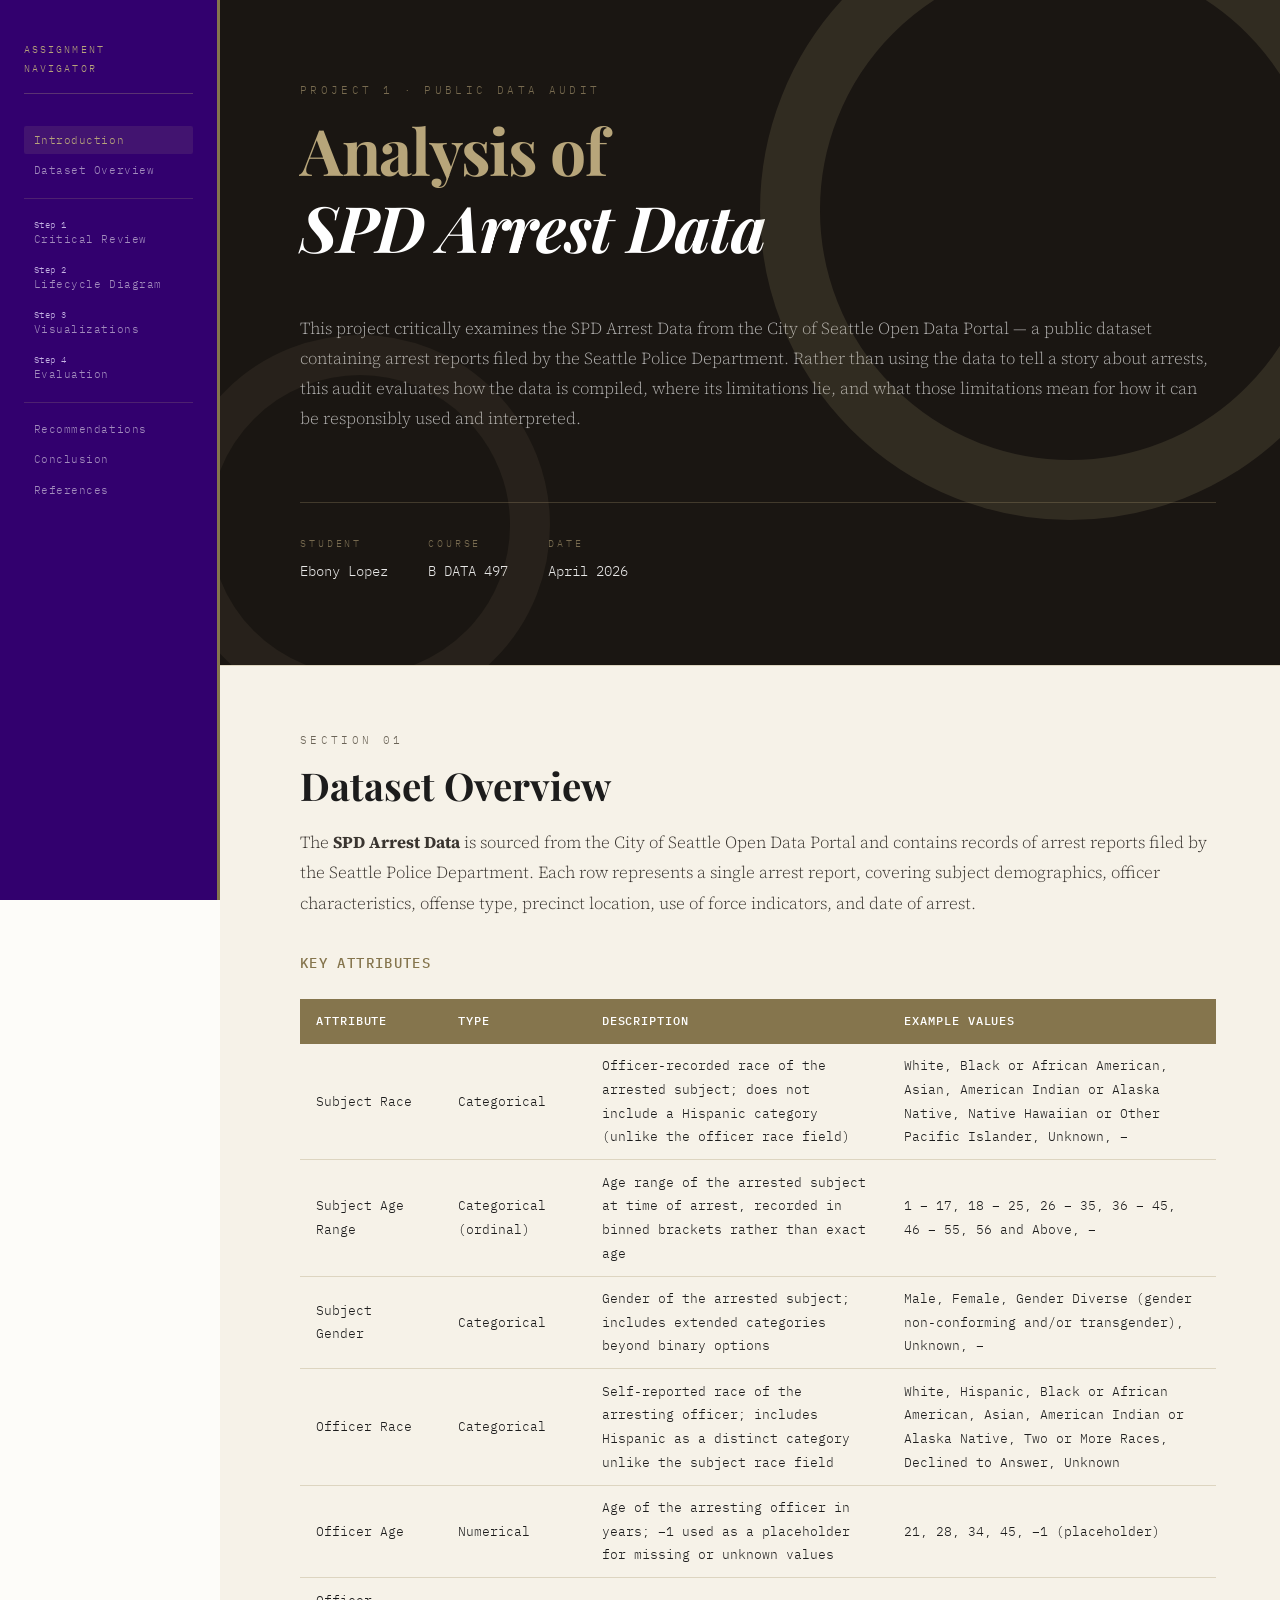
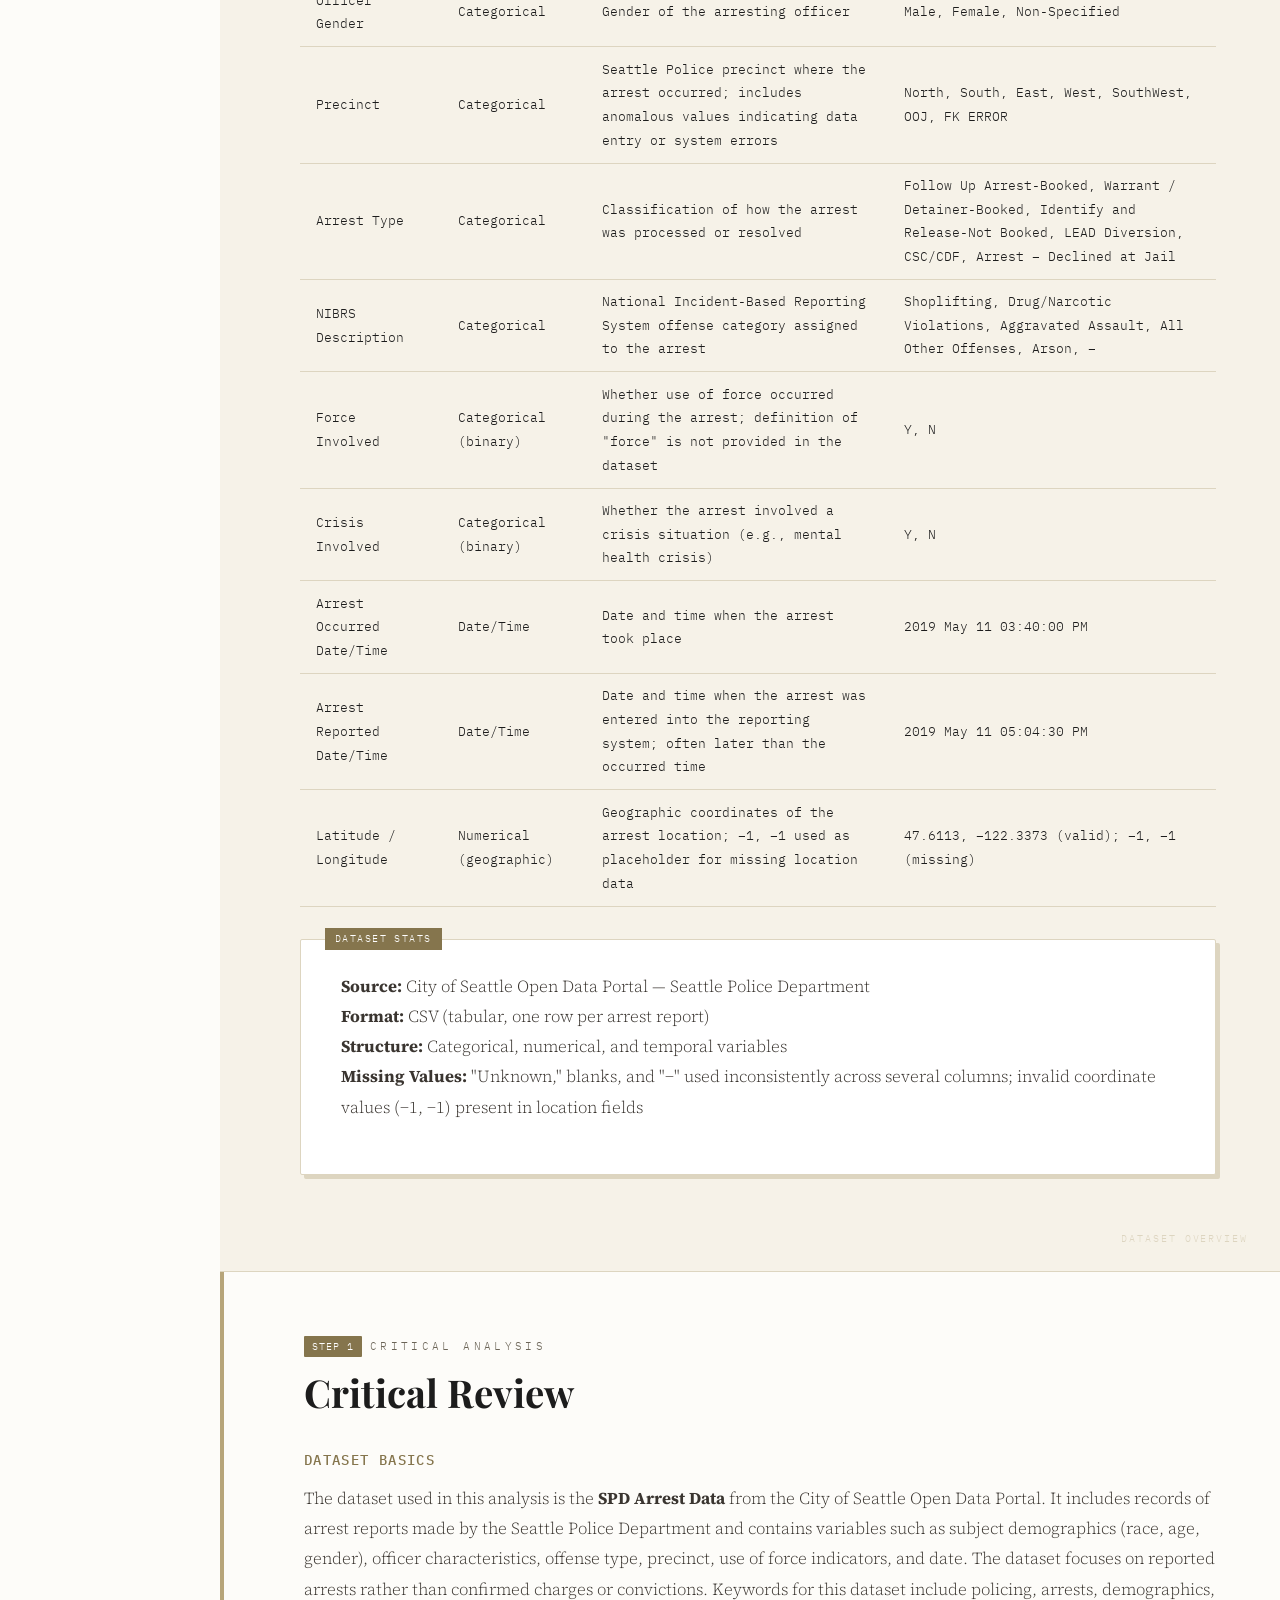
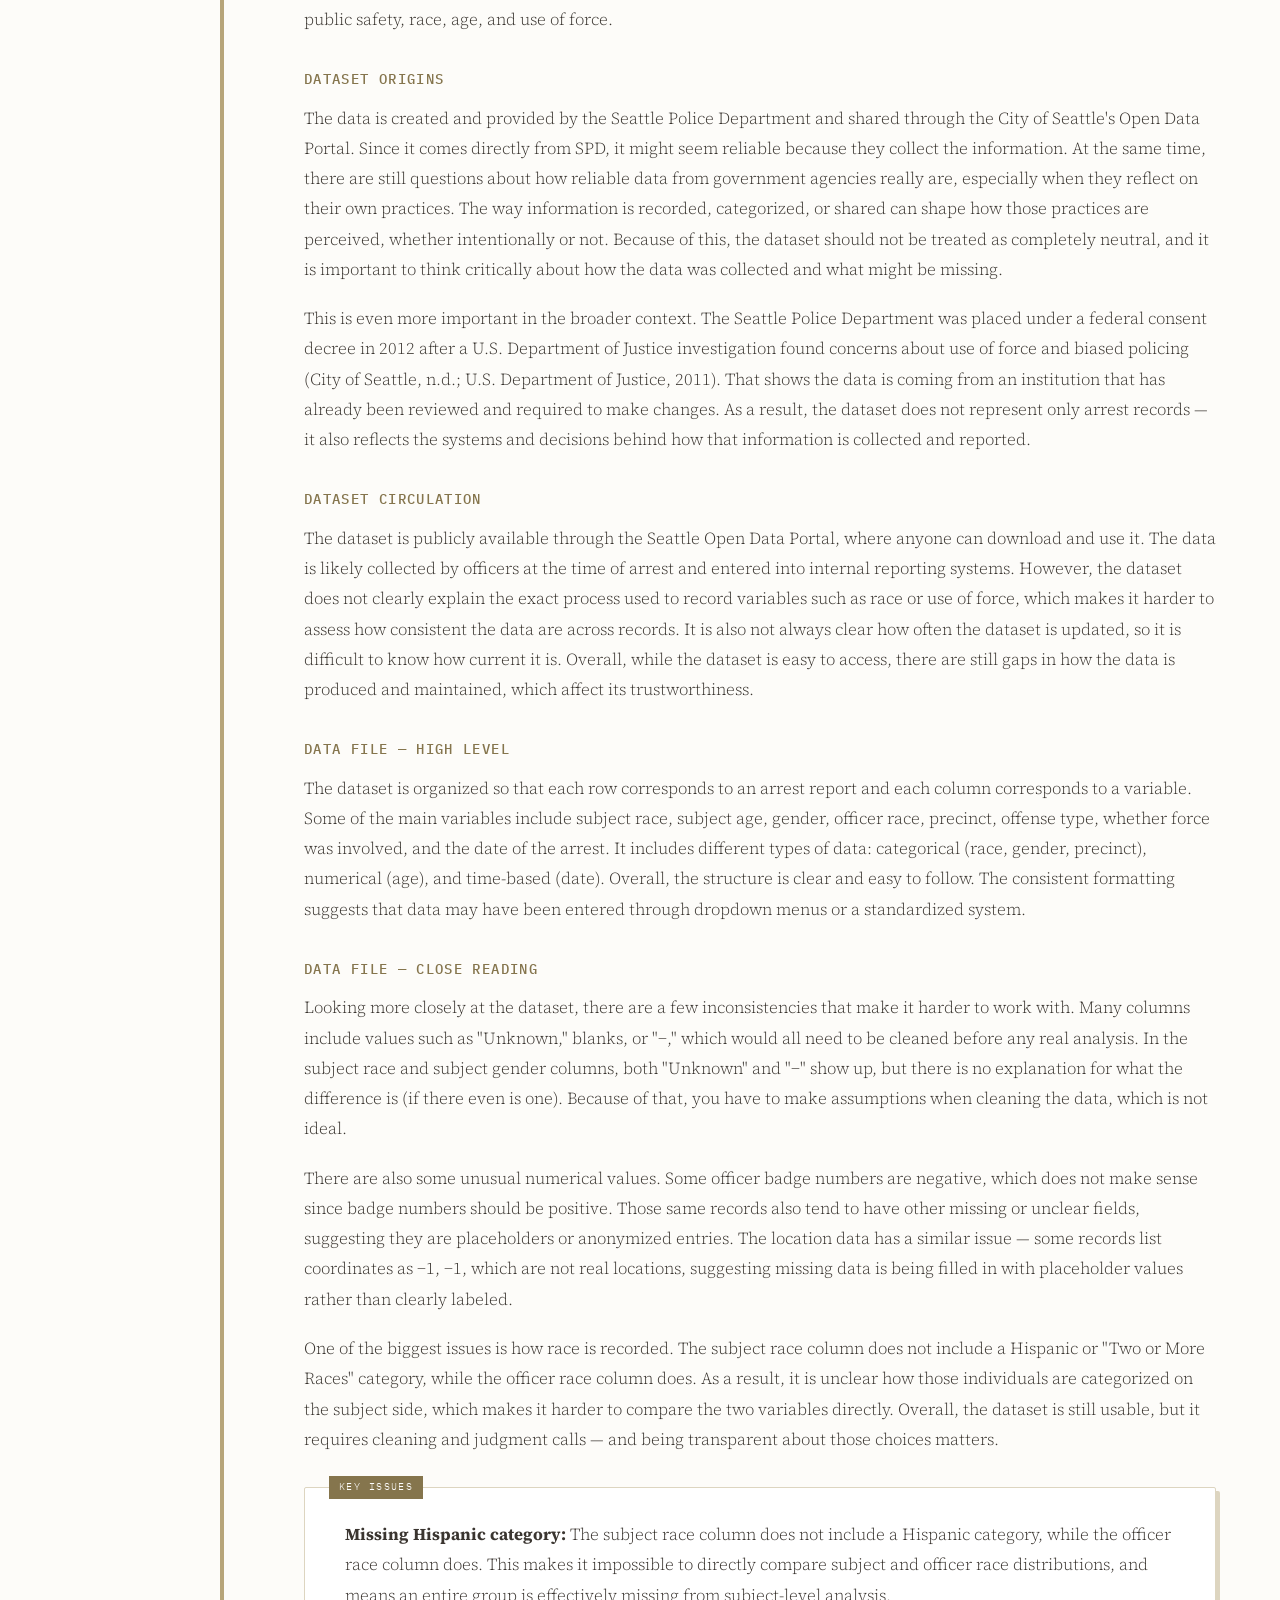
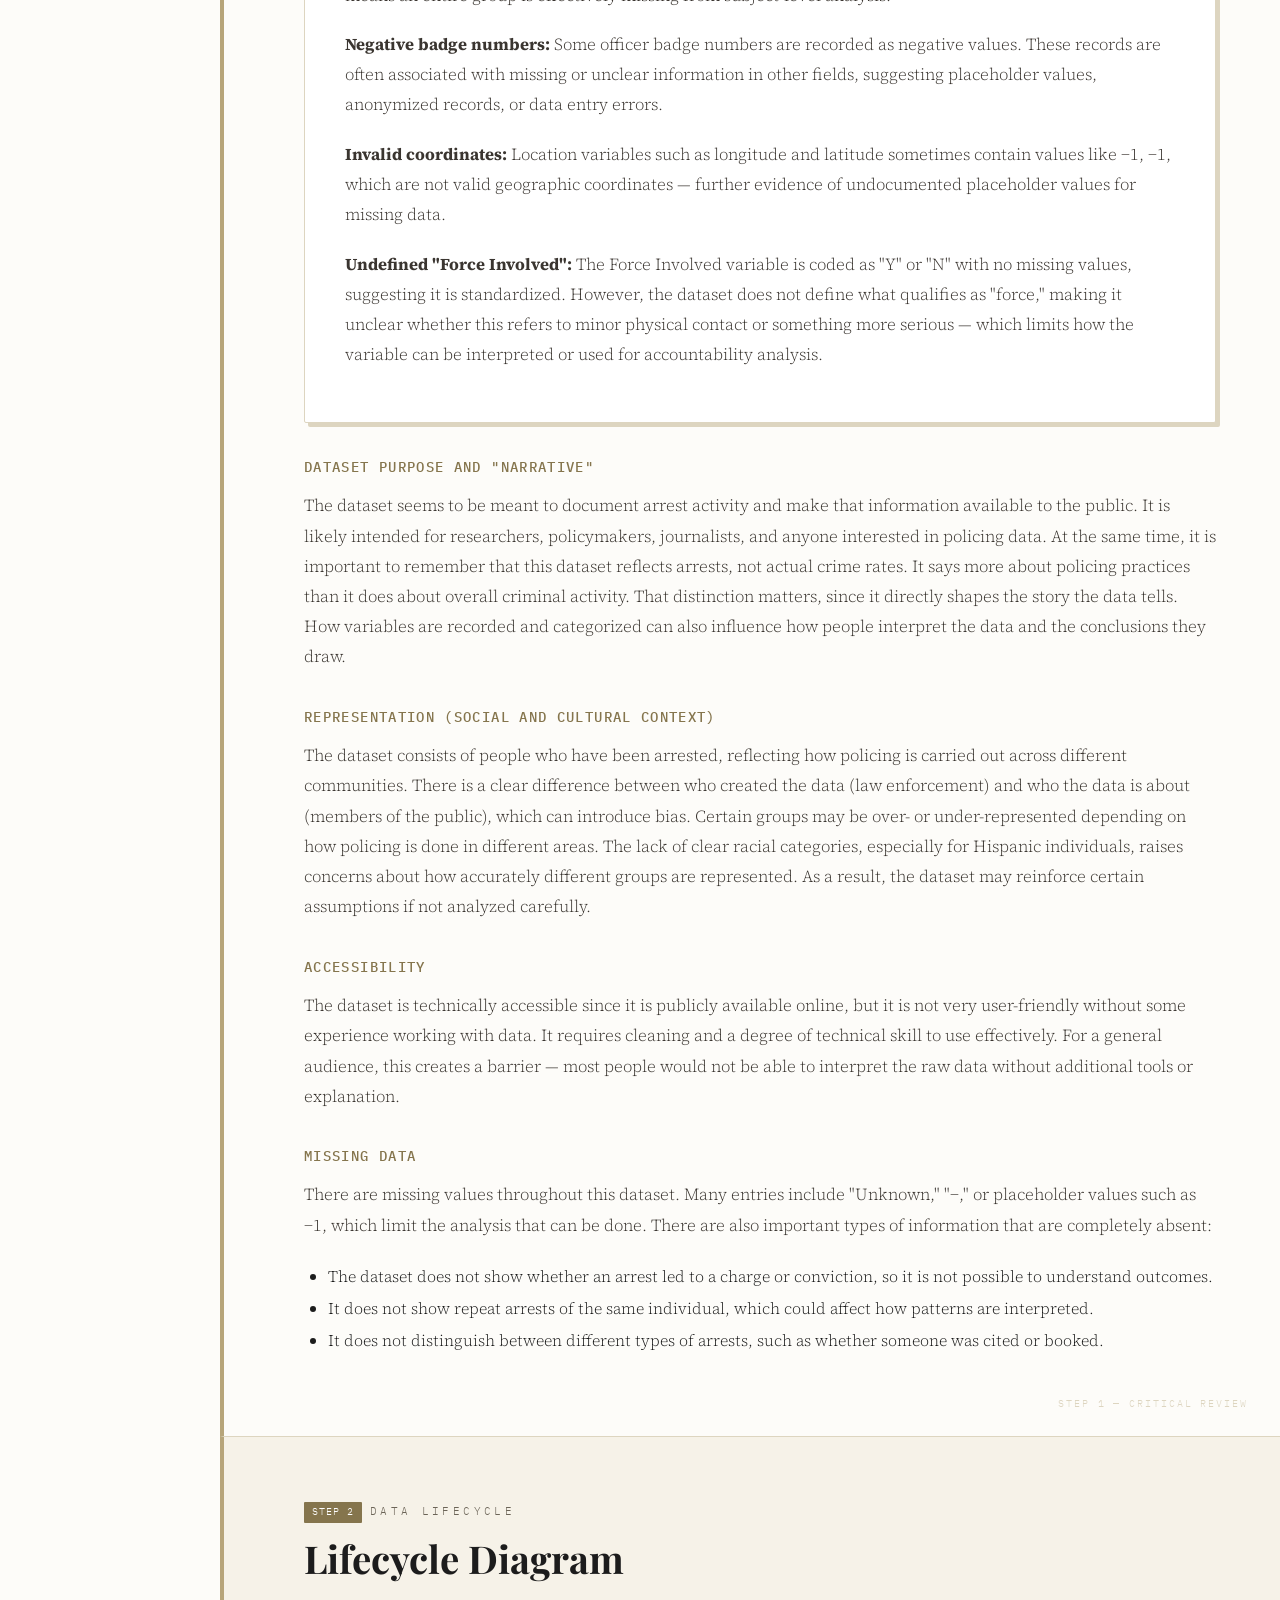
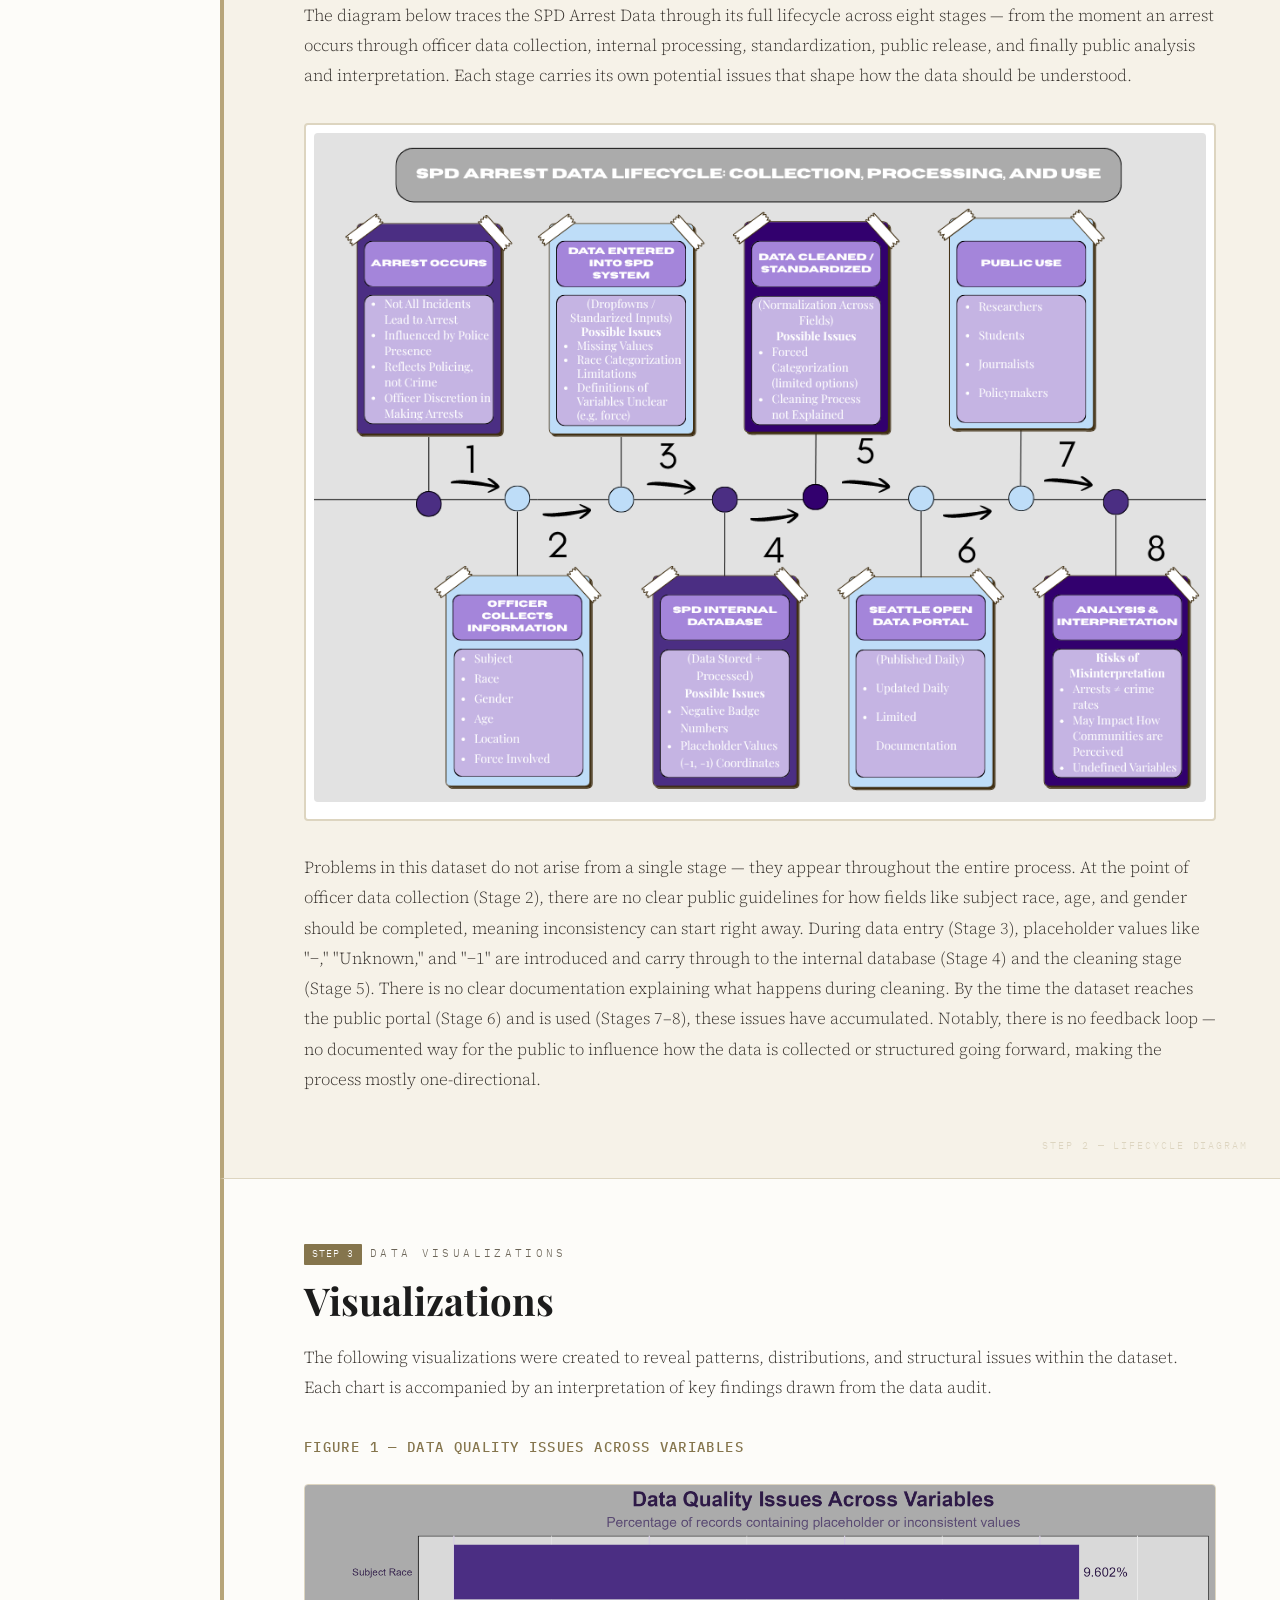
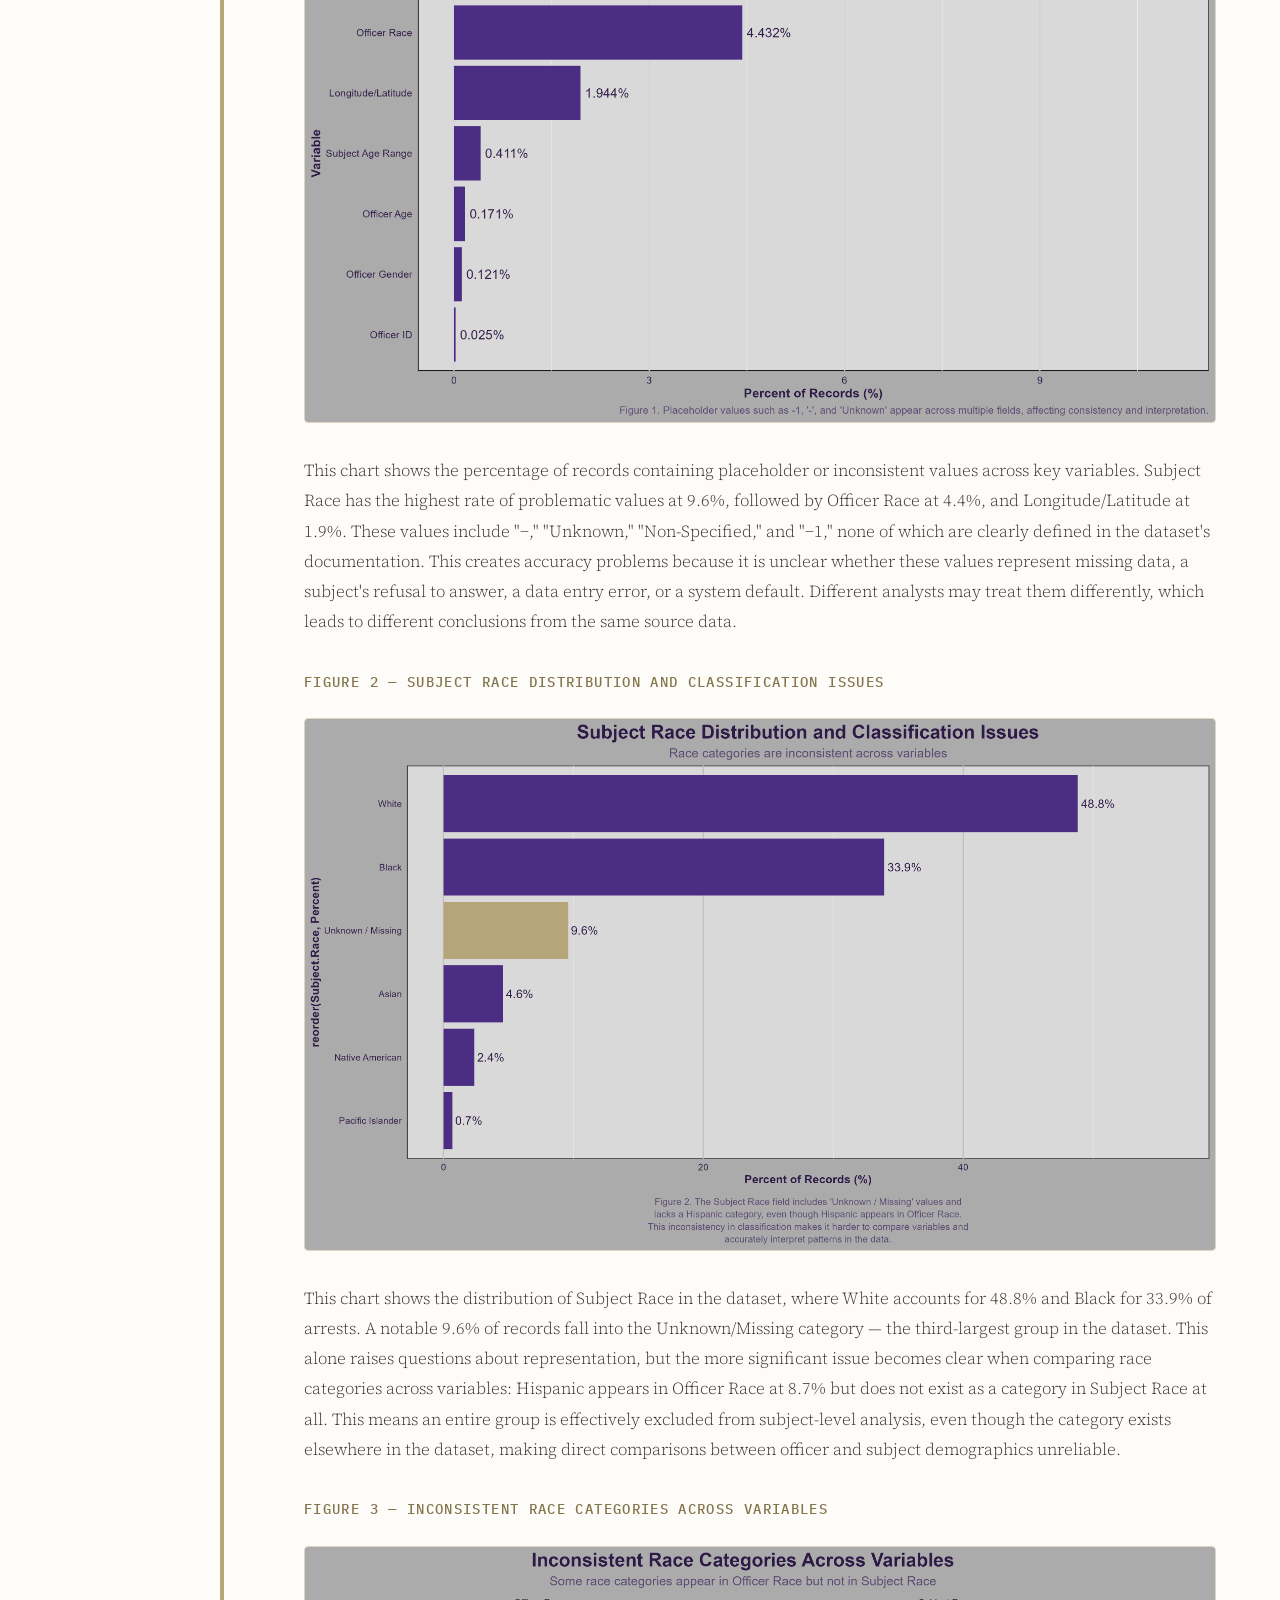
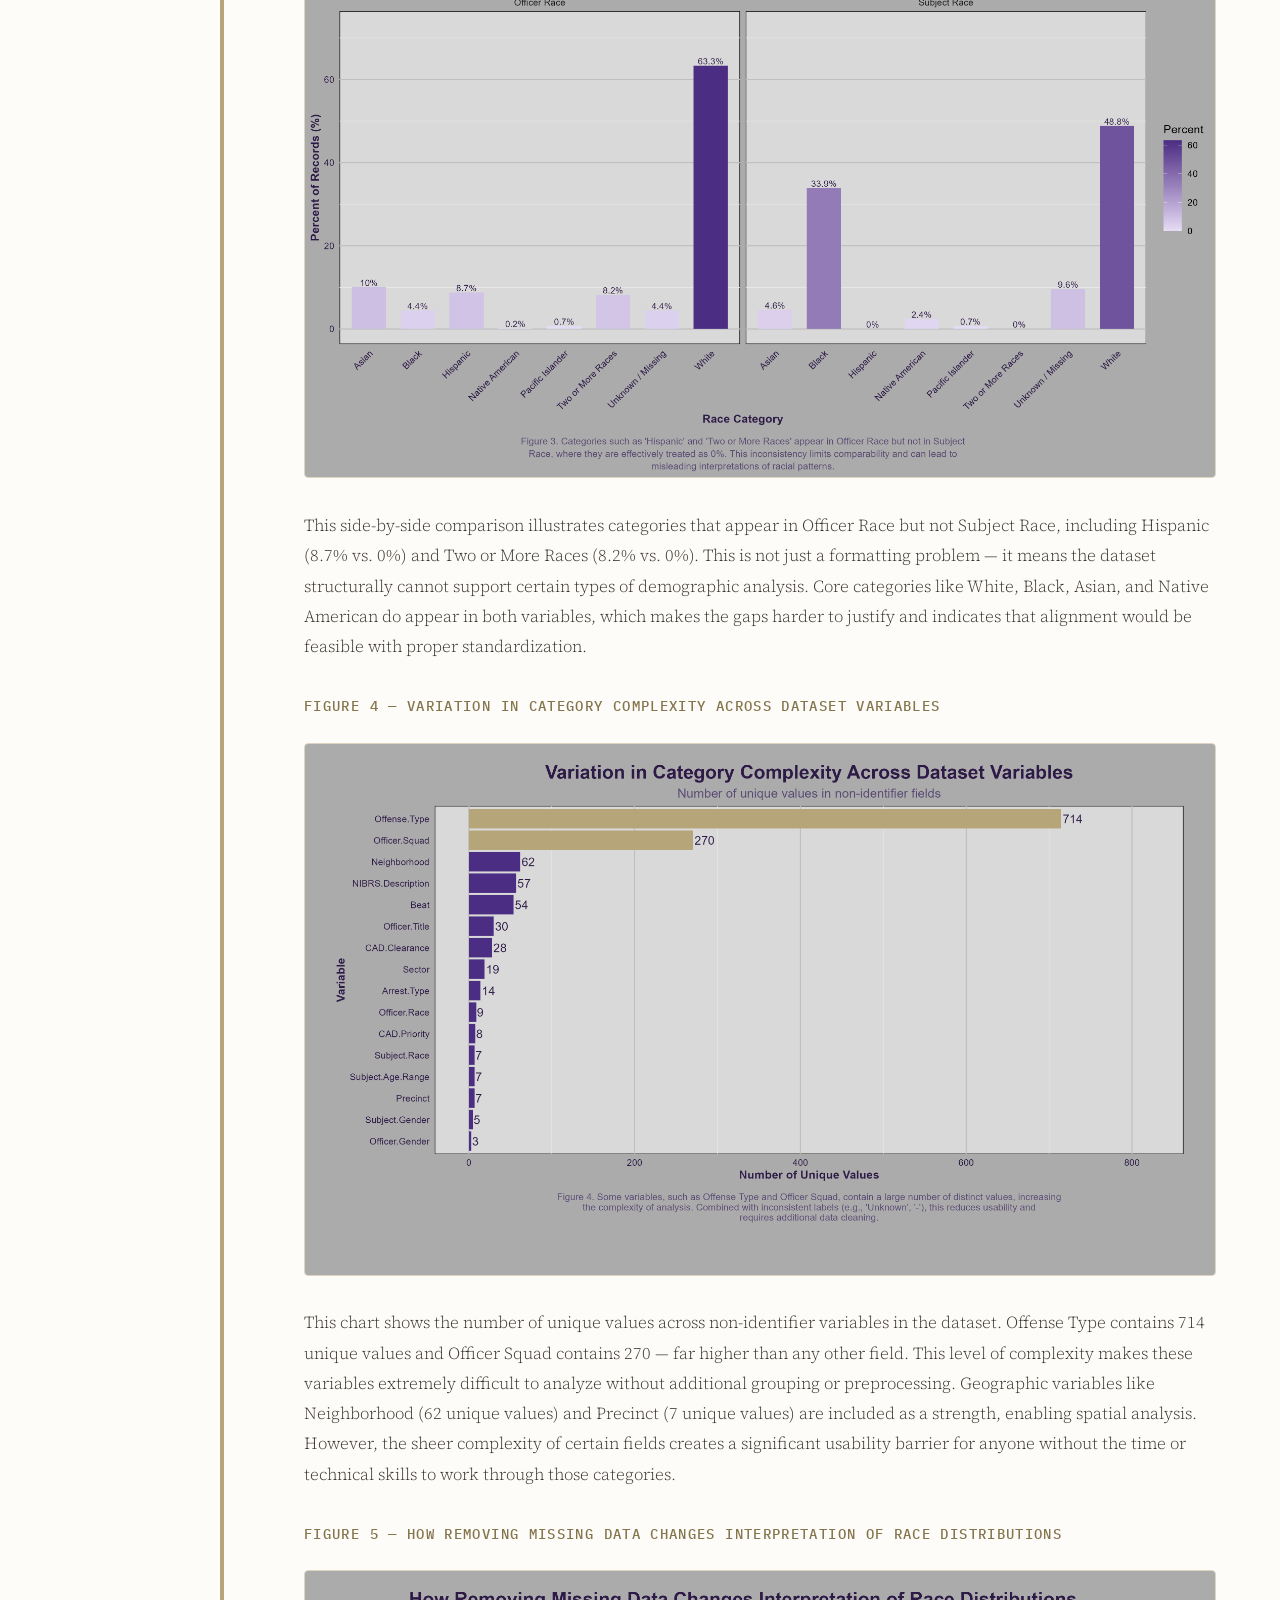
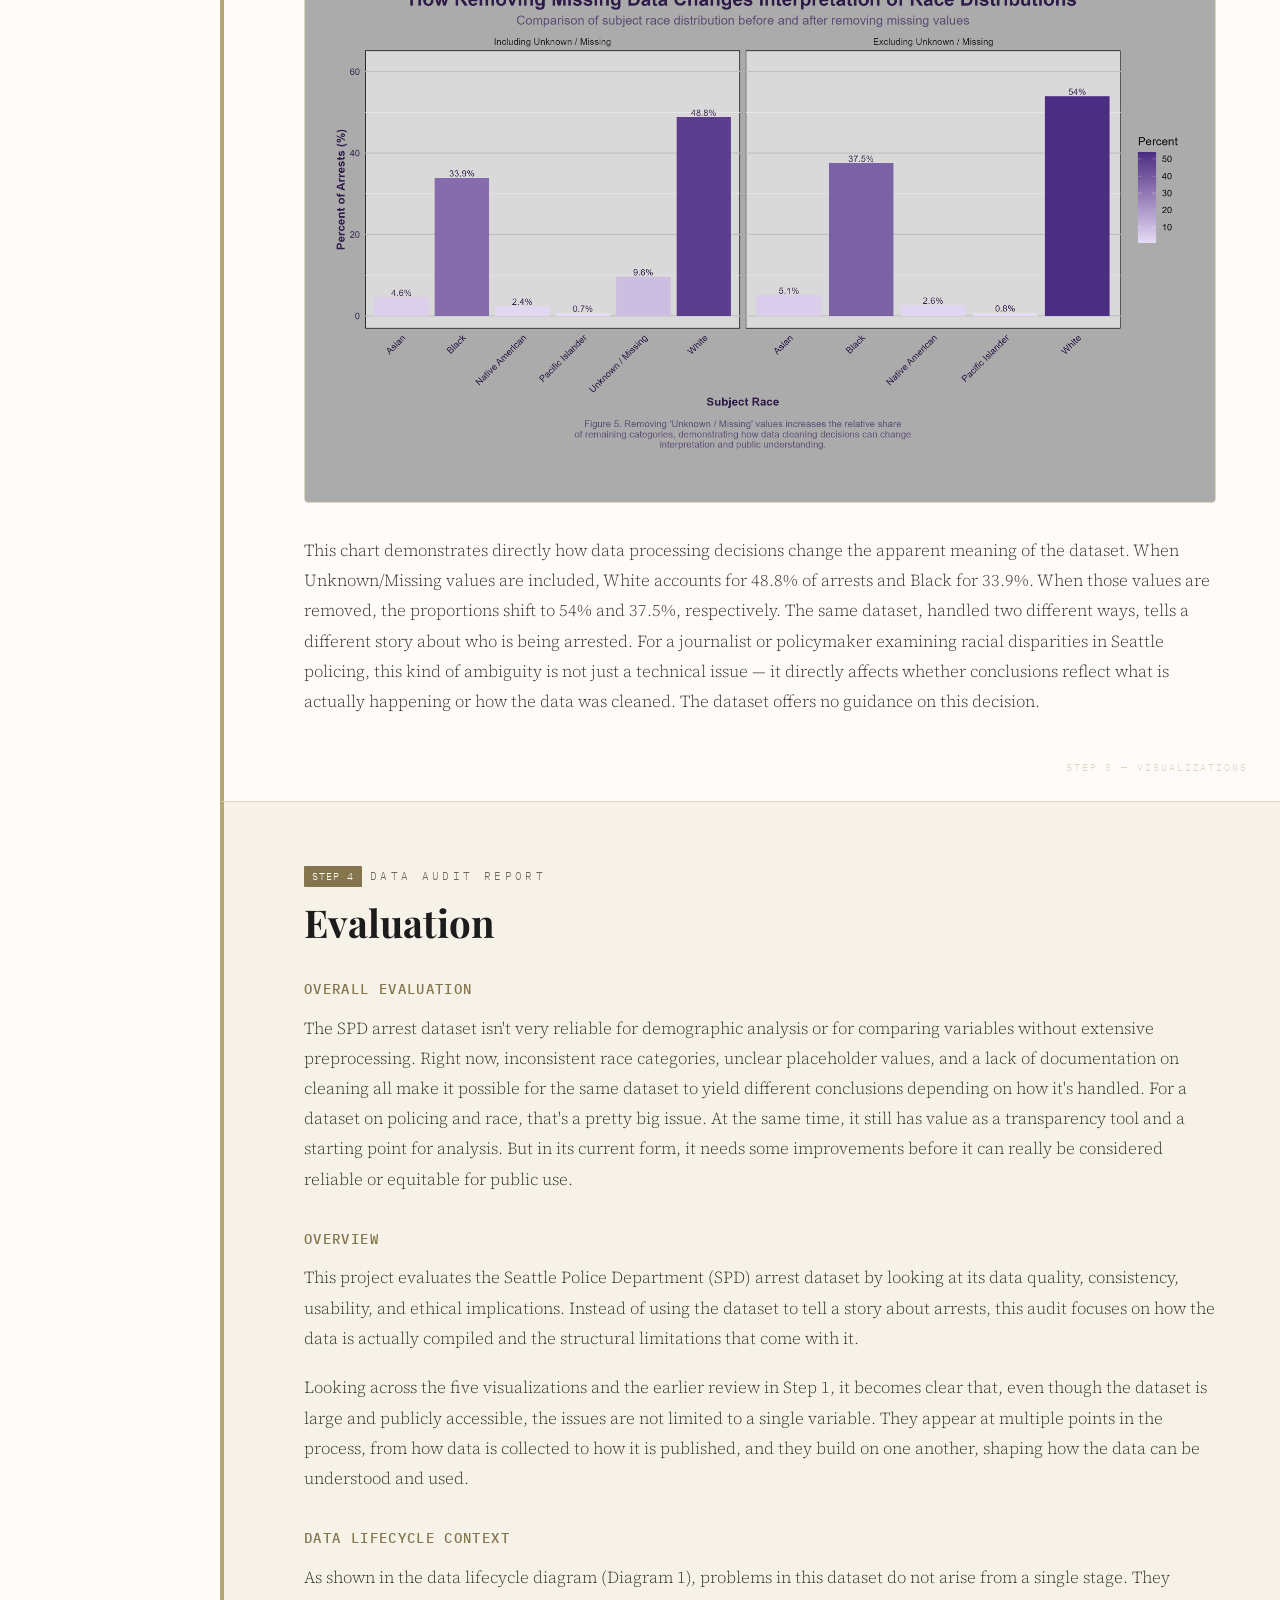
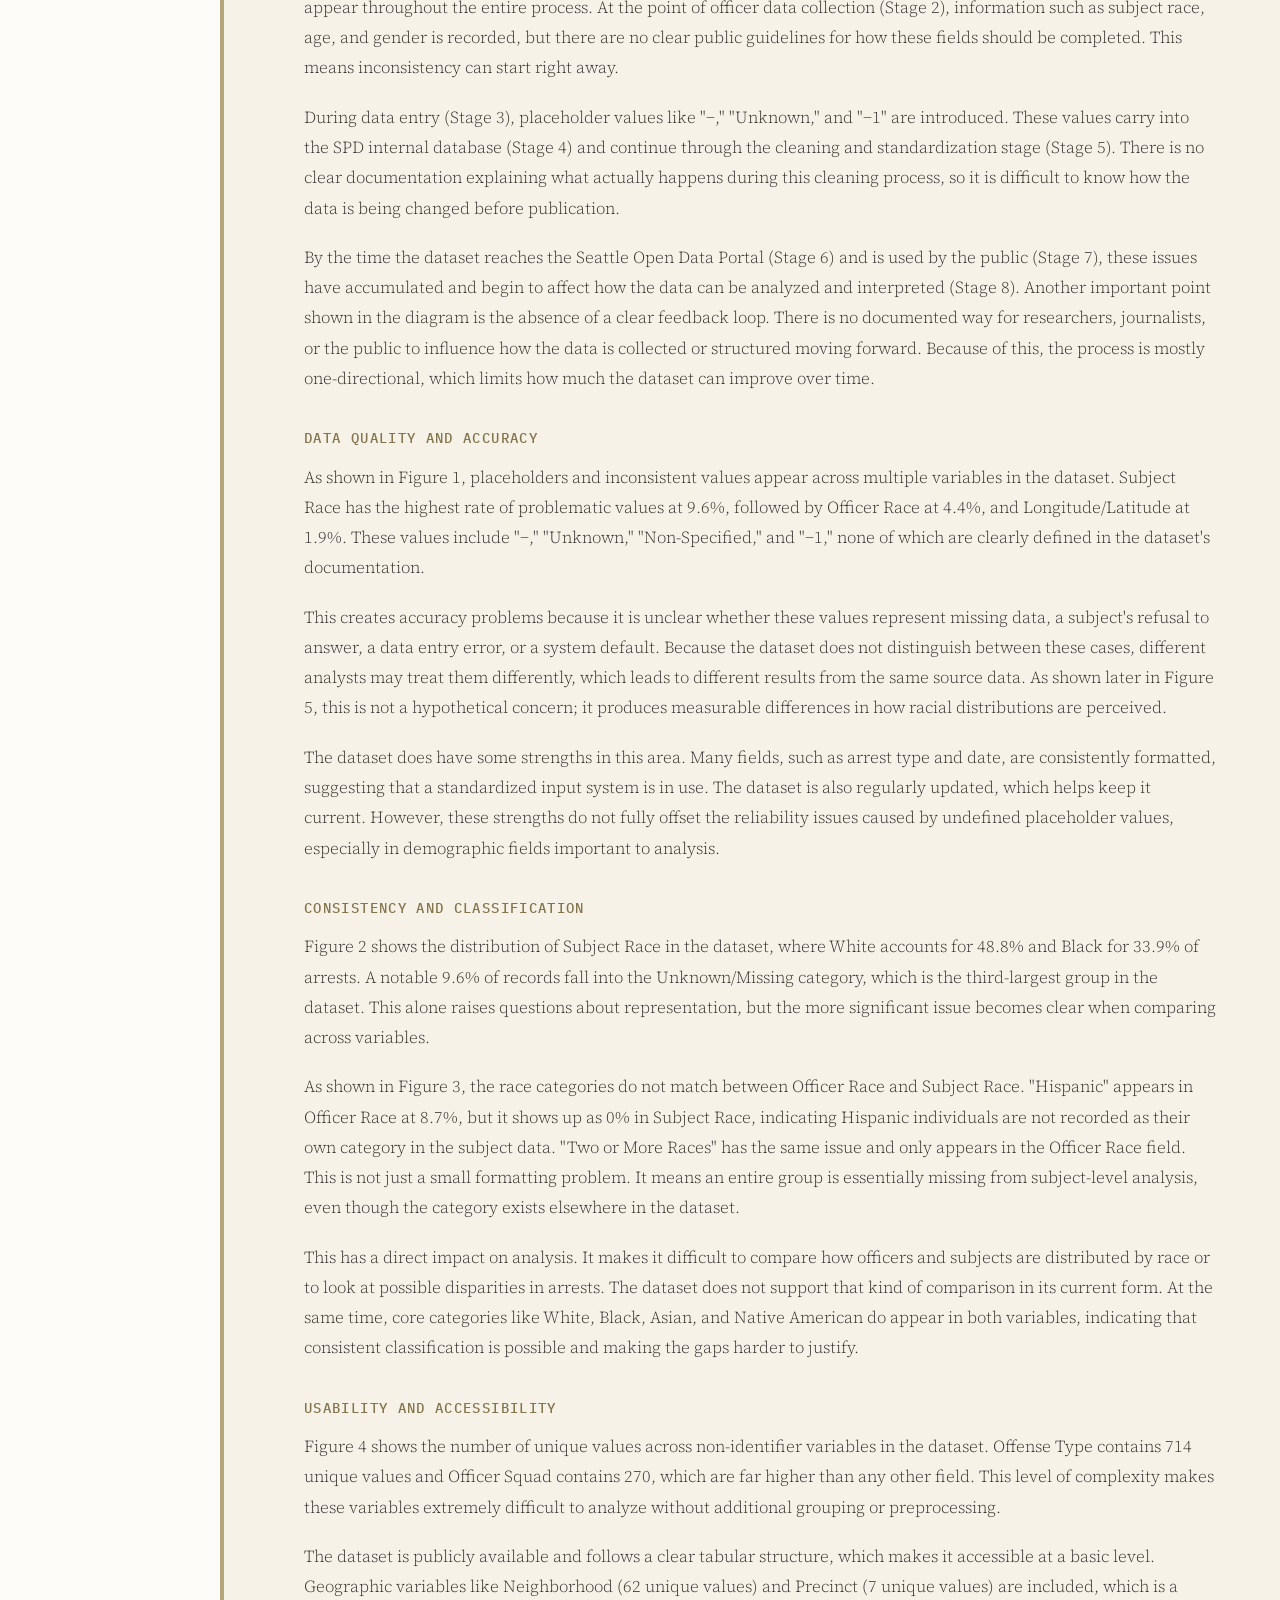
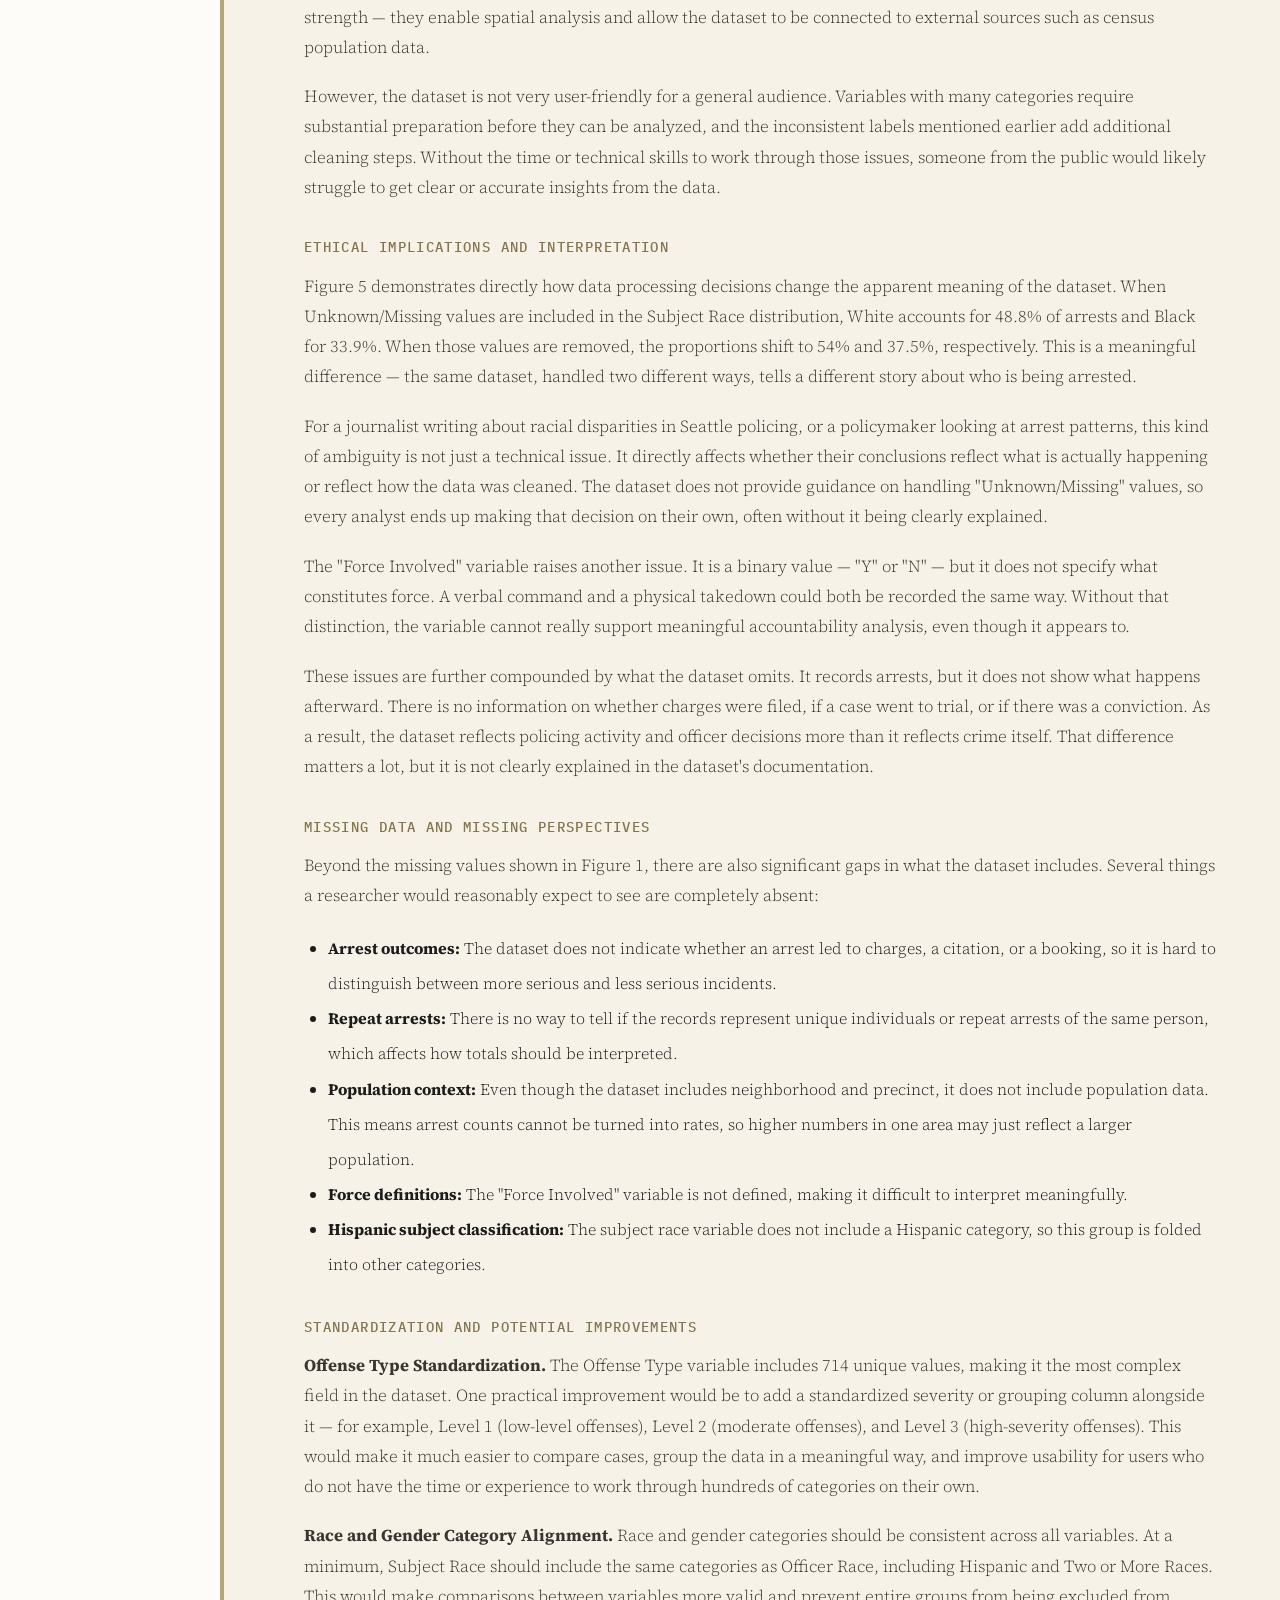
<file: Projects/Project1/Project1.html>
<!DOCTYPE html>
<html lang="en">
<head>
<meta charset="UTF-8">
<meta name="viewport" content="width=device-width, initial-scale=1.0">
<title>Data Analysis Assignment</title>
<link href="https://fonts.googleapis.com/css2?family=Playfair+Display:ital,wght@0,400;0,700;1,400&family=IBM+Plex+Mono:wght@400;500&family=Source+Serif+4:ital,wght@0,300;0,400;1,300&display=swap" rel="stylesheet">
<style>
  :root {
    --purple-dark: #32006e;
    --purple-mid:  #4b2e83;
    --lavender:    #c5b4e3;
    --gold:        #85754d;
    --gold-light:  #b7a57a;
    --gold-pale:   #f0ead8;

    /* Page colors — mostly neutral, gold accents */
    --ink:    #1c1c1c;
    --paper:  #fdfcf9;
    --aged:   #f6f2e8;
    --muted:  #6b6457;
    --rule:   #ddd5c0;
    --shadow: rgba(28,28,28,0.08);
  }

  * { margin: 0; padding: 0; box-sizing: border-box; }

  html { scroll-behavior: smooth; }

  body {
    background: var(--paper);
    color: var(--ink);
    font-family: 'Source Serif 4', Georgia, serif;
    font-weight: 300;
    line-height: 1.8;
    min-height: 100vh;
  }

  /* Subtle warm line texture */
  body::before {
    content: '';
    position: fixed;
    inset: 0;
    background-image:
      repeating-linear-gradient(
        0deg,
        transparent,
        transparent 31px,
        rgba(133,117,77,0.05) 31px,
        rgba(133,117,77,0.05) 32px
      );
    pointer-events: none;
    z-index: 0;
  }

  /* Sidebar nav — purple zone */
  nav {
    position: fixed;
    left: 0; top: 0; bottom: 0;
    width: 220px;
    background: var(--purple-dark);
    padding: 2.5rem 1.5rem;
    z-index: 100;
    overflow-y: auto;
    border-right: 3px solid var(--gold);
  }

  nav .nav-logo {
    font-family: 'IBM Plex Mono', monospace;
    font-size: 0.65rem;
    color: var(--gold-light);
    letter-spacing: 0.2em;
    text-transform: uppercase;
    margin-bottom: 2rem;
    padding-bottom: 1rem;
    border-bottom: 1px solid rgba(183,165,122,0.3);
  }

  nav ul { list-style: none; }
  nav ul li { margin-bottom: 0.15rem; }

  nav ul li a {
    display: block;
    color: rgba(255,255,255,0.55);
    text-decoration: none;
    font-family: 'IBM Plex Mono', monospace;
    font-size: 0.68rem;
    letter-spacing: 0.05em;
    padding: 0.4rem 0.6rem;
    border-radius: 2px;
    transition: all 0.2s;
    line-height: 1.4;
  }

  nav ul li a:hover,
  nav ul li a.active {
    color: var(--gold-light);
    background: rgba(183,165,122,0.12);
  }

  nav ul li a .step-tag {
    display: block;
    color: var(--lavender);
    font-size: 0.58rem;
    margin-bottom: 0.1rem;
  }

  nav ul li.divider {
    height: 1px;
    background: rgba(183,165,122,0.2);
    margin: 0.8rem 0;
  }

  /* Main content */
  main {
    margin-left: 220px;
    position: relative;
    z-index: 1;
  }

  /* Section base */
  .section {
    padding: 4rem 4rem 4rem 5rem;
    border-bottom: 1px solid var(--rule);
    position: relative;
    animation: fadeIn 0.6s ease both;
  }

  @keyframes fadeIn {
    from { opacity: 0; transform: translateY(16px); }
    to { opacity: 1; transform: translateY(0); }
  }

  /* Section number / label */
  .section-label {
    font-family: 'IBM Plex Mono', monospace;
    font-size: 0.7rem;
    letter-spacing: 0.3em;
    text-transform: uppercase;
    color: var(--muted);
    margin-bottom: 0.75rem;
  }

  .section-label .step-badge {
    display: inline-block;
    background: var(--gold);
    color: white;
    padding: 0.1rem 0.5rem;
    font-size: 0.62rem;
    letter-spacing: 0.1em;
    margin-right: 0.5rem;
    border-radius: 1px;
  }

  /* Headings */
  h1, h2 {
    font-family: 'Playfair Display', Georgia, serif;
    line-height: 1.2;
    font-weight: 700;
  }

  h1 {
    font-size: clamp(2.5rem, 5vw, 4rem);
    color: var(--paper);
    letter-spacing: -0.02em;
    margin-bottom: 1.5rem;
  }

  h2 {
    font-size: clamp(1.8rem, 3vw, 2.5rem);
    color: var(--ink);
    margin-bottom: 1.25rem;
  }

  h3 {
    font-family: 'IBM Plex Mono', monospace;
    font-size: 0.85rem;
    letter-spacing: 0.1em;
    text-transform: uppercase;
    color: var(--gold);
    margin: 2rem 0 0.75rem;
    font-weight: 500;
  }

  p {
    font-size: 1.05rem;
    color: #3a3530;
    max-width: 100%;
    margin-bottom: 1.2rem;
  }

  /* Hero — dark ink, not purple */
  #intro {
    background: #1a1612;
    padding: 5rem 4rem 5rem 5rem;
    display: flex;
    flex-direction: column;
    justify-content: center;
    color: var(--paper);
    position: relative;
    overflow: hidden;
  }

  #intro::before {
    content: '';
    position: absolute;
    top: -100px; right: -100px;
    width: 500px; height: 500px;
    border: 60px solid rgba(183,165,122,0.15);
    border-radius: 50%;
  }

  #intro::after {
    content: '';
    position: absolute;
    bottom: -50px; left: -50px;
    width: 300px; height: 300px;
    border: 40px solid rgba(183,165,122,0.08);
    border-radius: 50%;
  }

  #intro .section-label { color: rgba(183,165,122,0.6); }

  #intro h1 {
    color: #fff;
    font-style: italic;
    max-width: 100%;
  }

  #intro h1 span { color: var(--gold-light); font-style: normal; }

  #intro .intro-meta {
    display: flex;
    gap: 2.5rem;
    margin-top: 3rem;
    padding-top: 2rem;
    border-top: 1px solid rgba(183,165,122,0.25);
    flex-wrap: wrap;
  }

  .meta-item label {
    display: block;
    font-family: 'IBM Plex Mono', monospace;
    font-size: 0.6rem;
    letter-spacing: 0.3em;
    text-transform: uppercase;
    color: rgba(183,165,122,0.6);
    margin-bottom: 0.25rem;
  }

  .meta-item span {
    font-family: 'IBM Plex Mono', monospace;
    font-size: 0.85rem;
    color: rgba(255,255,255,0.9);
  }

  #intro p { color: rgba(255,255,255,0.65); max-width: 100%; margin-top: 1.5rem; }

  /* Alternating backgrounds — warm neutrals only */
  .section:nth-child(even) { background: var(--aged); }
  .section:nth-child(odd):not(#intro) { background: var(--paper); }

  /* Step sections — subtle gold left border */
  .section.is-step {
    border-left: 4px solid var(--gold-light);
  }

  .content-card {
    background: white;
    border: 1px solid var(--rule);
    border-radius: 2px;
    padding: 2rem 2.5rem;
    max-width: 100%;
    margin: 2rem 0;
    box-shadow: 4px 4px 0 var(--rule);
    position: relative;
  }

  .content-card::before {
    content: attr(data-label);
    position: absolute;
    top: -0.75rem; left: 1.5rem;
    background: var(--gold);
    color: white;
    font-family: 'IBM Plex Mono', monospace;
    font-size: 0.62rem;
    letter-spacing: 0.15em;
    padding: 0.15rem 0.6rem;
    text-transform: uppercase;
  }

  /* Table */
  .table-wrap {
    overflow-x: auto;
    -webkit-overflow-scrolling: touch;
    margin: 1.5rem 0;
    max-width: 100%;
  }

  table {
    width: 100%;
    border-collapse: collapse;
    font-family: 'IBM Plex Mono', monospace;
    font-size: 0.82rem;
    min-width: 600px;
  }

  thead tr {
    background: var(--gold);
    color: white;
  }

  thead th {
    padding: 0.75rem 1rem;
    text-align: left;
    font-weight: 500;
    letter-spacing: 0.08em;
    font-size: 0.72rem;
    text-transform: uppercase;
  }

  tbody tr {
    border-bottom: 1px solid var(--rule);
    transition: background 0.15s;
  }

  tbody tr:hover { background: rgba(139,26,26,0.04); }

  tbody td {
    padding: 0.65rem 1rem;
    color: var(--ink);
  }

  /* Lifecycle diagram */
  .lifecycle {
    display: flex;
    flex-direction: column;
    gap: 0;
    max-width: 100%;
    margin: 2.5rem 0;
    position: relative;
  }

  .lifecycle-item {
    display: flex;
    align-items: stretch;
    gap: 1.5rem;
    position: relative;
  }

  .lifecycle-connector {
    display: flex;
    flex-direction: column;
    align-items: center;
    flex-shrink: 0;
    width: 40px;
  }

  .lifecycle-dot {
    width: 40px; height: 40px;
    background: var(--accent);
    border-radius: 50%;
    display: flex;
    align-items: center;
    justify-content: center;
    color: white;
    font-family: 'IBM Plex Mono', monospace;
    font-size: 0.75rem;
    font-weight: 500;
    flex-shrink: 0;
    position: relative;
    z-index: 1;
  }

  .lifecycle-line {
    flex: 1;
    width: 2px;
    background: linear-gradient(to bottom, var(--accent), var(--rule));
    margin: 0 auto;
  }

  .lifecycle-content {
    flex: 1;
    padding: 0.25rem 0 2rem;
  }

  .lifecycle-content h4 {
    font-family: 'Playfair Display', serif;
    font-size: 1.05rem;
    color: var(--ink);
    margin-bottom: 0.3rem;
  }

  .lifecycle-content p {
    font-size: 0.9rem;
    color: var(--muted);
    margin: 0;
  }

  /* Visualization placeholder */
  .viz-placeholder {
    background: var(--aged);
    border: 2px dashed var(--rule);
    border-radius: 2px;
    height: 260px;
    display: flex;
    flex-direction: column;
    align-items: center;
    justify-content: center;
    gap: 0.5rem;
    margin: 1.5rem 0;
    max-width: 100%;
    transition: border-color 0.2s;
    cursor: pointer;
  }

  .viz-placeholder:hover { border-color: var(--accent); }

  .viz-placeholder .viz-icon {
    font-size: 2rem;
    opacity: 0.3;
  }

  .viz-placeholder span {
    font-family: 'IBM Plex Mono', monospace;
    font-size: 0.72rem;
    letter-spacing: 0.15em;
    color: var(--muted);
    text-transform: uppercase;
  }

  /* Criteria grid */
  .criteria-grid {
    display: grid;
    grid-template-columns: repeat(auto-fit, minmax(200px, 1fr));
    gap: 1rem;
    max-width: 100%;
    margin: 1.5rem 0;
  }

  .criteria-item {
    background: white;
    border: 1px solid var(--rule);
    padding: 1.25rem;
    border-radius: 2px;
    position: relative;
    overflow: hidden;
  }

  .criteria-item::after {
    content: '';
    position: absolute;
    bottom: 0; left: 0; right: 0;
    height: 3px;
    background: var(--gold-light);
    transform: scaleX(0);
    transform-origin: left;
    transition: transform 0.3s;
  }

  .criteria-item:hover::after { transform: scaleX(1); }

  .criteria-item .criteria-score {
    font-family: 'Playfair Display', serif;
    font-size: 2rem;
    color: var(--gold);
    line-height: 1;
    margin-bottom: 0.25rem;
  }

  .criteria-item .criteria-label {
    font-family: 'IBM Plex Mono', monospace;
    font-size: 0.7rem;
    letter-spacing: 0.1em;
    text-transform: uppercase;
    color: var(--muted);
  }

  /* Recommendation list */
  .rec-list {
    list-style: none;
    max-width: 100%;
    margin: 1.5rem 0;
  }

  .rec-list li {
    display: flex;
    gap: 1rem;
    padding: 1rem 0;
    border-bottom: 1px solid var(--rule);
    align-items: flex-start;
  }

  .rec-list li .rec-num {
    font-family: 'IBM Plex Mono', monospace;
    font-size: 0.72rem;
    color: var(--gold);
    font-weight: 500;
    padding-top: 0.15rem;
    flex-shrink: 0;
    width: 28px;
  }

  .rec-list li .rec-text {
    font-size: 0.95rem;
    color: #2a1f45;
    line-height: 1.7;
    margin: 0;
  }

  /* References */
  .ref-list {
    list-style: none;
    max-width: 100%;
    counter-reset: ref;
  }

  .ref-list li {
    counter-increment: ref;
    display: flex;
    gap: 1rem;
    padding: 0.75rem 0;
    border-bottom: 1px solid var(--rule);
    font-family: 'IBM Plex Mono', monospace;
    font-size: 0.78rem;
    color: var(--muted);
    line-height: 1.6;
  }

  .ref-list li::before {
    content: "[" counter(ref) "]";
    color: var(--gold);
    flex-shrink: 0;
    font-weight: 500;
  }

  /* Footer strip */
  .section-footer {
    position: absolute;
    bottom: 1.5rem; right: 2rem;
    font-family: 'IBM Plex Mono', monospace;
    font-size: 0.6rem;
    letter-spacing: 0.2em;
    color: var(--rule);
    text-transform: uppercase;
  }


  /* Scrollbar */
  ::-webkit-scrollbar { width: 6px; }
  ::-webkit-scrollbar-track { background: var(--purple-dark); }
  ::-webkit-scrollbar-thumb { background: var(--gold); border-radius: 3px; }



  @media (max-width: 1100px) {
    .section, #intro { padding: 3rem 3rem 3rem 3.5rem; }
    p, .content-card, .viz-placeholder { max-width: 100%; }
  }

  @media (max-width: 900px) {
    nav { width: 180px; }
    main { margin-left: 180px; }
    .section, #intro { padding: 3rem 2rem 3rem 2.5rem; }
    h1 { font-size: 2rem; }
    h2 { font-size: 1.6rem; }
  }

  @media (max-width: 640px) {
    nav { display: none; }
    main { margin-left: 0; }
    .section, #intro { padding: 2.5rem 1.25rem 4rem; }
    h1 { font-size: 1.7rem; }
    h2 { font-size: 1.4rem; }
    .intro-meta { gap: 1.5rem; }
    .criteria-grid { grid-template-columns: repeat(2, 1fr); }
    .section-footer { right: 1.25rem; bottom: 1rem; }
    .content-card { padding: 1.5rem 1.25rem; }
  }
</style>
</head>
<body>

<!-- Sidebar Navigation -->
<nav id="sidebar">
  <div class="nav-logo">Assignment<br>Navigator</div>
  <ul>
    <li><a href="#intro">Introduction</a></li>
    <li><a href="#dataset">Dataset Overview</a></li>
    <li class="divider"></li>
    <li><a href="#critical-review"><span class="step-tag">Step 1</span>Critical Review</a></li>
    <li><a href="#lifecycle"><span class="step-tag">Step 2</span>Lifecycle Diagram</a></li>
    <li><a href="#visualizations"><span class="step-tag">Step 3</span>Visualizations</a></li>
    <li><a href="#evaluation"><span class="step-tag">Step 4</span>Evaluation</a></li>
    <li class="divider"></li>
    <li><a href="#recommendations">Recommendations</a></li>
    <li><a href="#conclusion">Conclusion</a></li>
    <li><a href="#references">References</a></li>
  </ul>
</nav>

<main>

  <!-- INTRO -->
  <section class="section" id="intro">
    <div class="section-label">Project 1 · Public Data Audit</div>
    <h1><span>Analysis of</span><br>SPD Arrest Data</h1>
    <p>This project critically examines the SPD Arrest Data from the City of Seattle Open Data Portal — a public dataset containing arrest reports filed by the Seattle Police Department. Rather than using the data to tell a story about arrests, this audit evaluates how the data is compiled, where its limitations lie, and what those limitations mean for how it can be responsibly used and interpreted.</p>
    <div class="intro-meta">
      <div class="meta-item"><label>Student</label><span>Ebony Lopez</span></div>
      <div class="meta-item"><label>Course</label><span>B DATA 497</span></div>
      <div class="meta-item"><label>Date</label><span>April 2026</span></div>
    </div>
  </section>

  <!-- DATASET OVERVIEW -->
  <section class="section" id="dataset">
    <div class="section-label">Section 01</div>
    <h2>Dataset Overview</h2>
    <p>The <strong>SPD Arrest Data</strong> is sourced from the City of Seattle Open Data Portal and contains records of arrest reports filed by the Seattle Police Department. Each row represents a single arrest report, covering subject demographics, officer characteristics, offense type, precinct location, use of force indicators, and date of arrest.</p>

    <h3>Key Attributes</h3>
    <div class="table-wrap"><table>
      <thead>
        <tr>
          <th>Attribute</th>
          <th>Type</th>
          <th>Description</th>
          <th>Example Values</th>
        </tr>
      </thead>
      <tbody>
        <tr>
          <td>Subject Race</td>
          <td>Categorical</td>
          <td>Officer-recorded race of the arrested subject; does not include a Hispanic category (unlike the officer race field)</td>
          <td>White, Black or African American, Asian, American Indian or Alaska Native, Native Hawaiian or Other Pacific Islander, Unknown, −</td>
        </tr>
        <tr>
          <td>Subject Age Range</td>
          <td>Categorical (ordinal)</td>
          <td>Age range of the arrested subject at time of arrest, recorded in binned brackets rather than exact age</td>
          <td>1 − 17, 18 − 25, 26 − 35, 36 − 45, 46 − 55, 56 and Above, −</td>
        </tr>
        <tr>
          <td>Subject Gender</td>
          <td>Categorical</td>
          <td>Gender of the arrested subject; includes extended categories beyond binary options</td>
          <td>Male, Female, Gender Diverse (gender non-conforming and/or transgender), Unknown, −</td>
        </tr>
        <tr>
          <td>Officer Race</td>
          <td>Categorical</td>
          <td>Self-reported race of the arresting officer; includes Hispanic as a distinct category unlike the subject race field</td>
          <td>White, Hispanic, Black or African American, Asian, American Indian or Alaska Native, Two or More Races, Declined to Answer, Unknown</td>
        </tr>
        <tr>
          <td>Officer Age</td>
          <td>Numerical</td>
          <td>Age of the arresting officer in years; −1 used as a placeholder for missing or unknown values</td>
          <td>21, 28, 34, 45, −1 (placeholder)</td>
        </tr>
        <tr>
          <td>Officer Gender</td>
          <td>Categorical</td>
          <td>Gender of the arresting officer</td>
          <td>Male, Female, Non-Specified</td>
        </tr>
        <tr>
          <td>Precinct</td>
          <td>Categorical</td>
          <td>Seattle Police precinct where the arrest occurred; includes anomalous values indicating data entry or system errors</td>
          <td>North, South, East, West, SouthWest, OOJ, FK ERROR</td>
        </tr>
        <tr>
          <td>Arrest Type</td>
          <td>Categorical</td>
          <td>Classification of how the arrest was processed or resolved</td>
          <td>Follow Up Arrest-Booked, Warrant / Detainer-Booked, Identify and Release-Not Booked, LEAD Diversion, CSC/CDF, Arrest − Declined at Jail</td>
        </tr>
        <tr>
          <td>NIBRS Description</td>
          <td>Categorical</td>
          <td>National Incident-Based Reporting System offense category assigned to the arrest</td>
          <td>Shoplifting, Drug/Narcotic Violations, Aggravated Assault, All Other Offenses, Arson, −</td>
        </tr>
        <tr>
          <td>Force Involved</td>
          <td>Categorical (binary)</td>
          <td>Whether use of force occurred during the arrest; definition of "force" is not provided in the dataset</td>
          <td>Y, N</td>
        </tr>
        <tr>
          <td>Crisis Involved</td>
          <td>Categorical (binary)</td>
          <td>Whether the arrest involved a crisis situation (e.g., mental health crisis)</td>
          <td>Y, N</td>
        </tr>
        <tr>
          <td>Arrest Occurred Date/Time</td>
          <td>Date/Time</td>
          <td>Date and time when the arrest took place</td>
          <td>2019 May 11 03:40:00 PM</td>
        </tr>
        <tr>
          <td>Arrest Reported Date/Time</td>
          <td>Date/Time</td>
          <td>Date and time when the arrest was entered into the reporting system; often later than the occurred time</td>
          <td>2019 May 11 05:04:30 PM</td>
        </tr>
        <tr>
          <td>Latitude / Longitude</td>
          <td>Numerical (geographic)</td>
          <td>Geographic coordinates of the arrest location; −1, −1 used as placeholder for missing location data</td>
          <td>47.6113, −122.3373 (valid); −1, −1 (missing)</td>
        </tr>
      </tbody>
    </table></div>

    <div class="content-card" data-label="Dataset Stats">
      <p><strong>Source:</strong> City of Seattle Open Data Portal — Seattle Police Department<br>
      <strong>Format:</strong> CSV (tabular, one row per arrest report)<br>
      <strong>Structure:</strong> Categorical, numerical, and temporal variables<br>
      <strong>Missing Values:</strong> "Unknown," blanks, and "−" used inconsistently across several columns; invalid coordinate values (−1, −1) present in location fields</p>
    </div>
    <div class="section-footer">Dataset Overview</div>
  </section>

  <!-- CRITICAL REVIEW (Step 1) -->
  <section class="section is-step" id="critical-review">
    <div class="section-label"><span class="step-badge">Step 1</span>Critical Analysis</div>
    <h2>Critical Review</h2>

    <h3>Dataset Basics</h3>
    <p>The dataset used in this analysis is the <strong>SPD Arrest Data</strong> from the City of Seattle Open Data Portal. It includes records of arrest reports made by the Seattle Police Department and contains variables such as subject demographics (race, age, gender), officer characteristics, offense type, precinct, use of force indicators, and date. The dataset focuses on reported arrests rather than confirmed charges or convictions. Keywords for this dataset include policing, arrests, demographics, public safety, race, age, and use of force.</p>

    <h3>Dataset Origins</h3>
    <p>The data is created and provided by the Seattle Police Department and shared through the City of Seattle's Open Data Portal. Since it comes directly from SPD, it might seem reliable because they collect the information. At the same time, there are still questions about how reliable data from government agencies really are, especially when they reflect on their own practices. The way information is recorded, categorized, or shared can shape how those practices are perceived, whether intentionally or not. Because of this, the dataset should not be treated as completely neutral, and it is important to think critically about how the data was collected and what might be missing.</p>
    <p>This is even more important in the broader context. The Seattle Police Department was placed under a federal consent decree in 2012 after a U.S. Department of Justice investigation found concerns about use of force and biased policing (City of Seattle, n.d.; U.S. Department of Justice, 2011). That shows the data is coming from an institution that has already been reviewed and required to make changes. As a result, the dataset does not represent only arrest records — it also reflects the systems and decisions behind how that information is collected and reported.</p>

    <h3>Dataset Circulation</h3>
    <p>The dataset is publicly available through the Seattle Open Data Portal, where anyone can download and use it. The data is likely collected by officers at the time of arrest and entered into internal reporting systems. However, the dataset does not clearly explain the exact process used to record variables such as race or use of force, which makes it harder to assess how consistent the data are across records. It is also not always clear how often the dataset is updated, so it is difficult to know how current it is. Overall, while the dataset is easy to access, there are still gaps in how the data is produced and maintained, which affect its trustworthiness.</p>

    <h3>Data File — High Level</h3>
    <p>The dataset is organized so that each row corresponds to an arrest report and each column corresponds to a variable. Some of the main variables include subject race, subject age, gender, officer race, precinct, offense type, whether force was involved, and the date of the arrest. It includes different types of data: categorical (race, gender, precinct), numerical (age), and time-based (date). Overall, the structure is clear and easy to follow. The consistent formatting suggests that data may have been entered through dropdown menus or a standardized system.</p>

    <h3>Data File — Close Reading</h3>
    <p>Looking more closely at the dataset, there are a few inconsistencies that make it harder to work with. Many columns include values such as "Unknown," blanks, or "−," which would all need to be cleaned before any real analysis. In the subject race and subject gender columns, both "Unknown" and "−" show up, but there is no explanation for what the difference is (if there even is one). Because of that, you have to make assumptions when cleaning the data, which is not ideal.</p>
    <p>There are also some unusual numerical values. Some officer badge numbers are negative, which does not make sense since badge numbers should be positive. Those same records also tend to have other missing or unclear fields, suggesting they are placeholders or anonymized entries. The location data has a similar issue — some records list coordinates as −1, −1, which are not real locations, suggesting missing data is being filled in with placeholder values rather than clearly labeled.</p>
    <p>One of the biggest issues is how race is recorded. The subject race column does not include a Hispanic or "Two or More Races" category, while the officer race column does. As a result, it is unclear how those individuals are categorized on the subject side, which makes it harder to compare the two variables directly. Overall, the dataset is still usable, but it requires cleaning and judgment calls — and being transparent about those choices matters.</p>

    <div class="content-card" data-label="Key Issues">
      <p><strong>Missing Hispanic category:</strong> The subject race column does not include a Hispanic category, while the officer race column does. This makes it impossible to directly compare subject and officer race distributions, and means an entire group is effectively missing from subject-level analysis.</p>
      <p><strong>Negative badge numbers:</strong> Some officer badge numbers are recorded as negative values. These records are often associated with missing or unclear information in other fields, suggesting placeholder values, anonymized records, or data entry errors.</p>
      <p><strong>Invalid coordinates:</strong> Location variables such as longitude and latitude sometimes contain values like −1, −1, which are not valid geographic coordinates — further evidence of undocumented placeholder values for missing data.</p>
      <p><strong>Undefined "Force Involved":</strong> The Force Involved variable is coded as "Y" or "N" with no missing values, suggesting it is standardized. However, the dataset does not define what qualifies as "force," making it unclear whether this refers to minor physical contact or something more serious — which limits how the variable can be interpreted or used for accountability analysis.</p>
    </div>

    <h3>Dataset Purpose and "Narrative"</h3>
    <p>The dataset seems to be meant to document arrest activity and make that information available to the public. It is likely intended for researchers, policymakers, journalists, and anyone interested in policing data. At the same time, it is important to remember that this dataset reflects arrests, not actual crime rates. It says more about policing practices than it does about overall criminal activity. That distinction matters, since it directly shapes the story the data tells. How variables are recorded and categorized can also influence how people interpret the data and the conclusions they draw.</p>

    <h3>Representation (Social and Cultural Context)</h3>
    <p>The dataset consists of people who have been arrested, reflecting how policing is carried out across different communities. There is a clear difference between who created the data (law enforcement) and who the data is about (members of the public), which can introduce bias. Certain groups may be over- or under-represented depending on how policing is done in different areas. The lack of clear racial categories, especially for Hispanic individuals, raises concerns about how accurately different groups are represented. As a result, the dataset may reinforce certain assumptions if not analyzed carefully.</p>

    <h3>Accessibility</h3>
    <p>The dataset is technically accessible since it is publicly available online, but it is not very user-friendly without some experience working with data. It requires cleaning and a degree of technical skill to use effectively. For a general audience, this creates a barrier — most people would not be able to interpret the raw data without additional tools or explanation.</p>

    <h3>Missing Data</h3>
    <p>There are missing values throughout this dataset. Many entries include "Unknown," "−," or placeholder values such as −1, which limit the analysis that can be done. There are also important types of information that are completely absent:</p>
    <ul style="margin: 1rem 0 1rem 1.5rem; line-height: 2;">
      <li>The dataset does not show whether an arrest led to a charge or conviction, so it is not possible to understand outcomes.</li>
      <li>It does not show repeat arrests of the same individual, which could affect how patterns are interpreted.</li>
      <li>It does not distinguish between different types of arrests, such as whether someone was cited or booked.</li>
    </ul>

    <div class="section-footer">Step 1 — Critical Review</div>
  </section>

  <!-- LIFECYCLE DIAGRAM (Step 2) -->
  <section class="section is-step" id="lifecycle">
    <div class="section-label"><span class="step-badge">Step 2</span>Data Lifecycle</div>
    <h2>Lifecycle Diagram</h2>
    <p>The diagram below traces the SPD Arrest Data through its full lifecycle across eight stages — from the moment an arrest occurs through officer data collection, internal processing, standardization, public release, and finally public analysis and interpretation. Each stage carries its own potential issues that shape how the data should be understood.</p>

    <div id="lifecycle-img-wrapper" style="max-width:100%; margin: 2rem 0;">
      <div id="lifecycle-drop"
           style="border: 2px solid var(--rule); border-radius: 4px; padding: 0.5rem; text-align:center; background: white;">        <img
                src="Images/Diagram 1.png"
                style="max-width:100%; height:auto; border-radius:4px;"
                alt="SPD Arrest Data Lifecycle Diagram">
      </div>
    </div>

    <p>Problems in this dataset do not arise from a single stage — they appear throughout the entire process. At the point of officer data collection (Stage 2), there are no clear public guidelines for how fields like subject race, age, and gender should be completed, meaning inconsistency can start right away. During data entry (Stage 3), placeholder values like "−," "Unknown," and "−1" are introduced and carry through to the internal database (Stage 4) and the cleaning stage (Stage 5). There is no clear documentation explaining what happens during cleaning. By the time the dataset reaches the public portal (Stage 6) and is used (Stages 7–8), these issues have accumulated. Notably, there is no feedback loop — no documented way for the public to influence how the data is collected or structured going forward, making the process mostly one-directional.</p>
    <div class="section-footer">Step 2 — Lifecycle Diagram</div>
  </section>

  <!-- VISUALIZATIONS (Step 3) -->
  <section class="section is-step" id="visualizations">
    <div class="section-label"><span class="step-badge">Step 3</span>Data Visualizations</div>
    <h2>Visualizations</h2>
    <p>The following visualizations were created to reveal patterns, distributions, and structural issues within the dataset. Each chart is accompanied by an interpretation of key findings drawn from the data audit.</p>

    <h3>Figure 1 — Data Quality Issues Across Variables</h3>
    <div style="margin: 1.5rem 0; text-align:center;">
      <img src="Images/Figure 1.png" style="max-width:100%; height:auto; border-radius:4px; border: 1px solid var(--rule);" alt="Figure 1">
    </div>
    <p>This chart shows the percentage of records containing placeholder or inconsistent values across key variables. Subject Race has the highest rate of problematic values at 9.6%, followed by Officer Race at 4.4%, and Longitude/Latitude at 1.9%. These values include "−," "Unknown," "Non-Specified," and "−1," none of which are clearly defined in the dataset's documentation. This creates accuracy problems because it is unclear whether these values represent missing data, a subject's refusal to answer, a data entry error, or a system default. Different analysts may treat them differently, which leads to different conclusions from the same source data.</p>

    <h3>Figure 2 — Subject Race Distribution and Classification Issues</h3>
    <div style="margin: 1.5rem 0; text-align:center;">
      <img src="Images/Figure 2.png" style="max-width:100%; height:auto; border-radius:4px; border: 1px solid var(--rule);" alt="Figure 2">
    </div>
    <p>This chart shows the distribution of Subject Race in the dataset, where White accounts for 48.8% and Black for 33.9% of arrests. A notable 9.6% of records fall into the Unknown/Missing category — the third-largest group in the dataset. This alone raises questions about representation, but the more significant issue becomes clear when comparing race categories across variables: Hispanic appears in Officer Race at 8.7% but does not exist as a category in Subject Race at all. This means an entire group is effectively excluded from subject-level analysis, even though the category exists elsewhere in the dataset, making direct comparisons between officer and subject demographics unreliable.</p>

    <h3>Figure 3 — Inconsistent Race Categories Across Variables</h3>
    <div style="margin: 1.5rem 0; text-align:center;">
      <img src="Images/Figure 3.png" style="max-width:100%; height:auto; border-radius:4px; border: 1px solid var(--rule);" alt="Figure 3">
    </div>
    <p>This side-by-side comparison illustrates categories that appear in Officer Race but not Subject Race, including Hispanic (8.7% vs. 0%) and Two or More Races (8.2% vs. 0%). This is not just a formatting problem — it means the dataset structurally cannot support certain types of demographic analysis. Core categories like White, Black, Asian, and Native American do appear in both variables, which makes the gaps harder to justify and indicates that alignment would be feasible with proper standardization.</p>

    <h3>Figure 4 — Variation in Category Complexity Across Dataset Variables</h3>
    <div style="margin: 1.5rem 0; text-align:center;">
      <img src="Images/Figure 4.png" style="max-width:100%; height:auto; border-radius:4px; border: 1px solid var(--rule);" alt="Figure 4">
    </div>
    <p>This chart shows the number of unique values across non-identifier variables in the dataset. Offense Type contains 714 unique values and Officer Squad contains 270 — far higher than any other field. This level of complexity makes these variables extremely difficult to analyze without additional grouping or preprocessing. Geographic variables like Neighborhood (62 unique values) and Precinct (7 unique values) are included as a strength, enabling spatial analysis. However, the sheer complexity of certain fields creates a significant usability barrier for anyone without the time or technical skills to work through those categories.</p>

    <h3>Figure 5 — How Removing Missing Data Changes Interpretation of Race Distributions</h3>
    <div style="margin: 1.5rem 0; text-align:center;">
      <img src="Images/Figure 5.png" style="max-width:100%; height:auto; border-radius:4px; border: 1px solid var(--rule);" alt="Figure 5">
    </div>
    <p>This chart demonstrates directly how data processing decisions change the apparent meaning of the dataset. When Unknown/Missing values are included, White accounts for 48.8% of arrests and Black for 33.9%. When those values are removed, the proportions shift to 54% and 37.5%, respectively. The same dataset, handled two different ways, tells a different story about who is being arrested. For a journalist or policymaker examining racial disparities in Seattle policing, this kind of ambiguity is not just a technical issue — it directly affects whether conclusions reflect what is actually happening or how the data was cleaned. The dataset offers no guidance on this decision.</p>
    <div class="section-footer">Step 3 — Visualizations</div>
  </section>

  <!-- EVALUATION (Step 4) -->
  <section class="section is-step" id="evaluation">
    <div class="section-label"><span class="step-badge">Step 4</span>Data Audit Report</div>
    <h2>Evaluation</h2>

    <h3>Overall Evaluation</h3>
    <p>The SPD arrest dataset isn't very reliable for demographic analysis or for comparing variables without extensive preprocessing. Right now, inconsistent race categories, unclear placeholder values, and a lack of documentation on cleaning all make it possible for the same dataset to yield different conclusions depending on how it's handled. For a dataset on policing and race, that's a pretty big issue. At the same time, it still has value as a transparency tool and a starting point for analysis. But in its current form, it needs some improvements before it can really be considered reliable or equitable for public use.</p>

    <h3>Overview</h3>
    <p>This project evaluates the Seattle Police Department (SPD) arrest dataset by looking at its data quality, consistency, usability, and ethical implications. Instead of using the dataset to tell a story about arrests, this audit focuses on how the data is actually compiled and the structural limitations that come with it.</p>
    <p>Looking across the five visualizations and the earlier review in Step 1, it becomes clear that, even though the dataset is large and publicly accessible, the issues are not limited to a single variable. They appear at multiple points in the process, from how data is collected to how it is published, and they build on one another, shaping how the data can be understood and used.</p>

    <h3>Data Lifecycle Context</h3>
    <p>As shown in the data lifecycle diagram (Diagram 1), problems in this dataset do not arise from a single stage. They appear throughout the entire process. At the point of officer data collection (Stage 2), information such as subject race, age, and gender is recorded, but there are no clear public guidelines for how these fields should be completed. This means inconsistency can start right away.</p>
    <p>During data entry (Stage 3), placeholder values like "−," "Unknown," and "−1" are introduced. These values carry into the SPD internal database (Stage 4) and continue through the cleaning and standardization stage (Stage 5). There is no clear documentation explaining what actually happens during this cleaning process, so it is difficult to know how the data is being changed before publication.</p>
    <p>By the time the dataset reaches the Seattle Open Data Portal (Stage 6) and is used by the public (Stage 7), these issues have accumulated and begin to affect how the data can be analyzed and interpreted (Stage 8). Another important point shown in the diagram is the absence of a clear feedback loop. There is no documented way for researchers, journalists, or the public to influence how the data is collected or structured moving forward. Because of this, the process is mostly one-directional, which limits how much the dataset can improve over time.</p>

    <h3>Data Quality and Accuracy</h3>
    <p>As shown in Figure 1, placeholders and inconsistent values appear across multiple variables in the dataset. Subject Race has the highest rate of problematic values at 9.6%, followed by Officer Race at 4.4%, and Longitude/Latitude at 1.9%. These values include "−," "Unknown," "Non-Specified," and "−1," none of which are clearly defined in the dataset's documentation.</p>
    <p>This creates accuracy problems because it is unclear whether these values represent missing data, a subject's refusal to answer, a data entry error, or a system default. Because the dataset does not distinguish between these cases, different analysts may treat them differently, which leads to different results from the same source data. As shown later in Figure 5, this is not a hypothetical concern; it produces measurable differences in how racial distributions are perceived.</p>
    <p>The dataset does have some strengths in this area. Many fields, such as arrest type and date, are consistently formatted, suggesting that a standardized input system is in use. The dataset is also regularly updated, which helps keep it current. However, these strengths do not fully offset the reliability issues caused by undefined placeholder values, especially in demographic fields important to analysis.</p>

    <h3>Consistency and Classification</h3>
    <p>Figure 2 shows the distribution of Subject Race in the dataset, where White accounts for 48.8% and Black for 33.9% of arrests. A notable 9.6% of records fall into the Unknown/Missing category, which is the third-largest group in the dataset. This alone raises questions about representation, but the more significant issue becomes clear when comparing across variables.</p>
    <p>As shown in Figure 3, the race categories do not match between Officer Race and Subject Race. "Hispanic" appears in Officer Race at 8.7%, but it shows up as 0% in Subject Race, indicating Hispanic individuals are not recorded as their own category in the subject data. "Two or More Races" has the same issue and only appears in the Officer Race field. This is not just a small formatting problem. It means an entire group is essentially missing from subject-level analysis, even though the category exists elsewhere in the dataset.</p>
    <p>This has a direct impact on analysis. It makes it difficult to compare how officers and subjects are distributed by race or to look at possible disparities in arrests. The dataset does not support that kind of comparison in its current form. At the same time, core categories like White, Black, Asian, and Native American do appear in both variables, indicating that consistent classification is possible and making the gaps harder to justify.</p>

    <h3>Usability and Accessibility</h3>
    <p>Figure 4 shows the number of unique values across non-identifier variables in the dataset. Offense Type contains 714 unique values and Officer Squad contains 270, which are far higher than any other field. This level of complexity makes these variables extremely difficult to analyze without additional grouping or preprocessing.</p>
    <p>The dataset is publicly available and follows a clear tabular structure, which makes it accessible at a basic level. Geographic variables like Neighborhood (62 unique values) and Precinct (7 unique values) are included, which is a strength — they enable spatial analysis and allow the dataset to be connected to external sources such as census population data.</p>
    <p>However, the dataset is not very user-friendly for a general audience. Variables with many categories require substantial preparation before they can be analyzed, and the inconsistent labels mentioned earlier add additional cleaning steps. Without the time or technical skills to work through those issues, someone from the public would likely struggle to get clear or accurate insights from the data.</p>

    <h3>Ethical Implications and Interpretation</h3>
    <p>Figure 5 demonstrates directly how data processing decisions change the apparent meaning of the dataset. When Unknown/Missing values are included in the Subject Race distribution, White accounts for 48.8% of arrests and Black for 33.9%. When those values are removed, the proportions shift to 54% and 37.5%, respectively. This is a meaningful difference — the same dataset, handled two different ways, tells a different story about who is being arrested.</p>
    <p>For a journalist writing about racial disparities in Seattle policing, or a policymaker looking at arrest patterns, this kind of ambiguity is not just a technical issue. It directly affects whether their conclusions reflect what is actually happening or reflect how the data was cleaned. The dataset does not provide guidance on handling "Unknown/Missing" values, so every analyst ends up making that decision on their own, often without it being clearly explained.</p>
    <p>The "Force Involved" variable raises another issue. It is a binary value — "Y" or "N" — but it does not specify what constitutes force. A verbal command and a physical takedown could both be recorded the same way. Without that distinction, the variable cannot really support meaningful accountability analysis, even though it appears to.</p>
    <p>These issues are further compounded by what the dataset omits. It records arrests, but it does not show what happens afterward. There is no information on whether charges were filed, if a case went to trial, or if there was a conviction. As a result, the dataset reflects policing activity and officer decisions more than it reflects crime itself. That difference matters a lot, but it is not clearly explained in the dataset's documentation.</p>

    <h3>Missing Data and Missing Perspectives</h3>
    <p>Beyond the missing values shown in Figure 1, there are also significant gaps in what the dataset includes. Several things a researcher would reasonably expect to see are completely absent:</p>
    <ul style="margin: 1rem 0 1rem 1.5rem; line-height: 2.2;">
      <li><strong>Arrest outcomes:</strong> The dataset does not indicate whether an arrest led to charges, a citation, or a booking, so it is hard to distinguish between more serious and less serious incidents.</li>
      <li><strong>Repeat arrests:</strong> There is no way to tell if the records represent unique individuals or repeat arrests of the same person, which affects how totals should be interpreted.</li>
      <li><strong>Population context:</strong> Even though the dataset includes neighborhood and precinct, it does not include population data. This means arrest counts cannot be turned into rates, so higher numbers in one area may just reflect a larger population.</li>
      <li><strong>Force definitions:</strong> The "Force Involved" variable is not defined, making it difficult to interpret meaningfully.</li>
      <li><strong>Hispanic subject classification:</strong> The subject race variable does not include a Hispanic category, so this group is folded into other categories.</li>
    </ul>

    <h3>Standardization and Potential Improvements</h3>
    <p><strong>Offense Type Standardization.</strong> The Offense Type variable includes 714 unique values, making it the most complex field in the dataset. One practical improvement would be to add a standardized severity or grouping column alongside it — for example, Level 1 (low-level offenses), Level 2 (moderate offenses), and Level 3 (high-severity offenses). This would make it much easier to compare cases, group the data in a meaningful way, and improve usability for users who do not have the time or experience to work through hundreds of categories on their own.</p>
    <p><strong>Race and Gender Category Alignment.</strong> Race and gender categories should be consistent across all variables. At a minimum, Subject Race should include the same categories as Officer Race, including Hispanic and Two or More Races. This would make comparisons between variables more valid and prevent entire groups from being excluded from subject-level analysis.</p>
    <p><strong>Population Context.</strong> The dataset could be significantly improved by pairing it with census or neighborhood population data. The existing geographic variables (Neighborhood, Precinct, Beat, and Sector) make this integration feasible. Adding population denominators would allow arrest rates to be calculated instead of relying on raw counts, which is essential for fair comparisons across areas. This could also be supported by adding a normalized column — such as arrests per capita — directly to the dataset.</p>
    <p><strong>Documentation and Transparency.</strong> The dataset should include clearer documentation explaining how placeholder values are defined, when and why they are used, what qualifies as "force" in the Force Involved variable, and which cleaning or normalization steps are applied before publication. Providing this information would help users make informed decisions about how to work with the data, rather than relying on assumptions.</p>

    <h3>Strengths and Limitations Summary</h3>
    <div class="content-card" data-label="Strengths">
      <ul style="margin: 0.5rem 0 0 1.25rem; line-height: 2.2;">
        <li>Large dataset with frequent updates</li>
        <li>Publicly accessible through the Seattle Open Data Portal</li>
        <li>Geographic variables (Neighborhood, Precinct, Beat, Sector) that support spatial analysis and connection to other datasets</li>
        <li>Consistent binary encoding in certain columns</li>
      </ul>
    </div>
    <div class="content-card" data-label="Limitations">
      <ul style="margin: 0.5rem 0 0 1.25rem; line-height: 2.2;">
        <li>High levels of missing and undefined placeholder values in key demographic fields</li>
        <li>Inconsistent race and gender categories across variables, which makes comparisons unreliable</li>
        <li>No clear documentation of data collection standards or cleaning methods</li>
        <li>Very high category complexity in variables like Offense Type and Officer Squad</li>
        <li>No outcome data, such as charges, convictions, or case results</li>
        <li>No population data to allow for normalized comparisons across areas</li>
        <li>No clear feedback process to incorporate external findings into improving the dataset</li>
      </ul>
    </div>

    <h3>Public Good and Impact</h3>
    <p>The SPD arrest dataset has real potential to contribute to the public good. It makes policing data more visible and accessible, which is important for transparency and accountability. Researchers, students, journalists, and policymakers can use it to examine patterns across time, location, and demographics that would otherwise be difficult to access.</p>
    <p>At the same time, that potential is limited by the issues identified in this audit. Someone using the dataset without understanding the inconsistent categories, unclear placeholder values, or missing outcome data could easily draw conclusions that are not fully supported. In some cases, those conclusions could misrepresent how policing actually works in Seattle. Because the dataset deals with race and use of force, the impact of misinterpretation is not neutral.</p>
    <p>With better standardization, clearer definitions, population context, and more transparent documentation, this dataset could become a much more reliable and equitable resource. The foundation is already there — the changes needed are not especially technical. They come down to clearer design and documentation that make the dataset more honest about what it does and does not show.</p>

    <div class="content-card" data-label="Key Finding">
      <p>The same dataset, handled two different ways, tells a meaningfully different story about who is being arrested in Seattle. When Unknown/Missing values are included in the Subject Race field, White accounts for 48.8% of arrests; when removed, that figure rises to 54%. This is not a hypothetical concern — it is a measurable, documented effect of the dataset's undefined placeholder values. For any analysis involving race and policing, this ambiguity is not a minor technical detail. It is a core reliability problem.</p>
    </div>
    <div class="section-footer">Step 4 — Data Audit Report</div>
  </section>

  <!-- RECOMMENDATIONS -->
  <section class="section" id="recommendations">
    <div class="section-label">Section 06</div>
    <h2>Recommendations</h2>
    <p>Based on the critical review, lifecycle analysis, visualizations, and evaluation, the following recommendations are proposed for improving data quality and usability.</p>

    <ul class="rec-list">
      <li>
        <span class="rec-num">R1</span>
        <p class="rec-text"><strong>Align race and gender categories across all variables.</strong> At a minimum, Subject Race should include the same categories as Officer Race, including Hispanic and Two or More Races. This would make comparisons between variables valid and prevent entire groups from being excluded from subject-level analysis.</p>
      </li>
      <li>
        <span class="rec-num">R2</span>
        <p class="rec-text"><strong>Define and standardize placeholder values.</strong> The dataset should include clear documentation explaining what "Unknown," "−," and "−1" mean, when and why they are used, and which cleaning or normalization steps are applied before publication. Without this, users are forced to make assumptions that can lead to different results from the same data.</p>
      </li>
      <li>
        <span class="rec-num">R3</span>
        <p class="rec-text"><strong>Add population context for normalized comparisons.</strong> The existing geographic variables (Neighborhood, Precinct, Beat, and Sector) make it feasible to pair the dataset with census population data. Adding arrests-per-capita figures would allow fairer comparisons across areas and make the dataset significantly more useful for research and policy analysis.</p>
      </li>
      <li>
        <span class="rec-num">R4</span>
        <p class="rec-text"><strong>Standardize the Offense Type field and define "Force Involved."</strong> The Offense Type variable contains 714 unique values, making it extremely difficult to analyze without additional grouping. Adding a standardized severity or grouping column would improve usability. Similarly, defining what constitutes "force" in the Force Involved variable would make that field meaningfully interpretable for accountability analysis.</p>
      </li>
    </ul>
    <div class="section-footer">Recommendations</div>
  </section>

  <!-- CONCLUSION -->
  <section class="section" id="conclusion">
    <div class="section-label">Section 07</div>
    <h2>Conclusion</h2>
    <p>This audit set out to evaluate the SPD Arrest Data not as a story about arrests, but as a data artifact — examining how it is built, where it fails, and what those failures mean. Across five visualizations and the earlier critical review, a consistent pattern emerged: the issues are not isolated to one variable or one stage. They appear throughout the collection, entry, cleaning, and publication process, and they compound one another.</p>
    <p>The dataset's most consequential problem is that the same data, handled in slightly different ways, produces meaningfully different conclusions about who is being arrested. That is not a minor inconsistency. For a public dataset focused on policing and race, it undermines the dataset's core function as a transparency tool. At the same time, the foundation is already there — the dataset is large, frequently updated, publicly accessible, and geographically detailed. The changes needed are not especially technical. They come down to clearer documentation, consistent categories, and a willingness to define what the data does and does not capture.</p>
    <div class="content-card" data-label="Closing Statement">
      <p>A dataset about policing has an obligation to be as clear about its own limitations as it is about the arrests it records. The SPD Arrest Data has real potential to support accountability, research, and informed policymaking — but only if the people maintaining it treat transparency as a design requirement, not an afterthought. The most important improvement is not adding more data; it is being more honest about the data that is already there.</p>
    </div>
    <div class="section-footer">Conclusion</div>
  </section>

  <!-- REFERENCES -->
  <section class="section" id="references">
    <div class="section-label">Section 08</div>
    <h2>References</h2>
    <p>All sources cited in this assignment are listed below in APA format.</p>
    <ul class="ref-list">
      <li>City of Seattle. (n.d.). <em>SPD Arrest Data.</em> Seattle Open Data Portal. https://data.seattle.gov/Public-Safety/SPD-Arrest-Data/9bjs-7a7w</li>
      <li>U.S. Department of Justice. (2011). <em>Investigation of the Seattle Police Department.</em> Civil Rights Division.</li>
    </ul>
    <div class="section-footer">References</div>
  </section>

</main>

  <span id="edit-label">Click to Edit Text</span>
</div>

<script>
  // Active nav highlighting
  const sections = document.querySelectorAll('.section');
  const navLinks = document.querySelectorAll('nav a');
  const observer = new IntersectionObserver(entries => {
    entries.forEach(entry => {
      if (entry.isIntersecting) {
        navLinks.forEach(l => l.classList.remove('active'));
        const active = document.querySelector(`nav a[href="#${entry.target.id}"]`);
        if (active) active.classList.add('active');
      }
    });
  }, { threshold: 0.3 });
  sections.forEach(s => observer.observe(s));
</script>
</body>
</html>
</file>
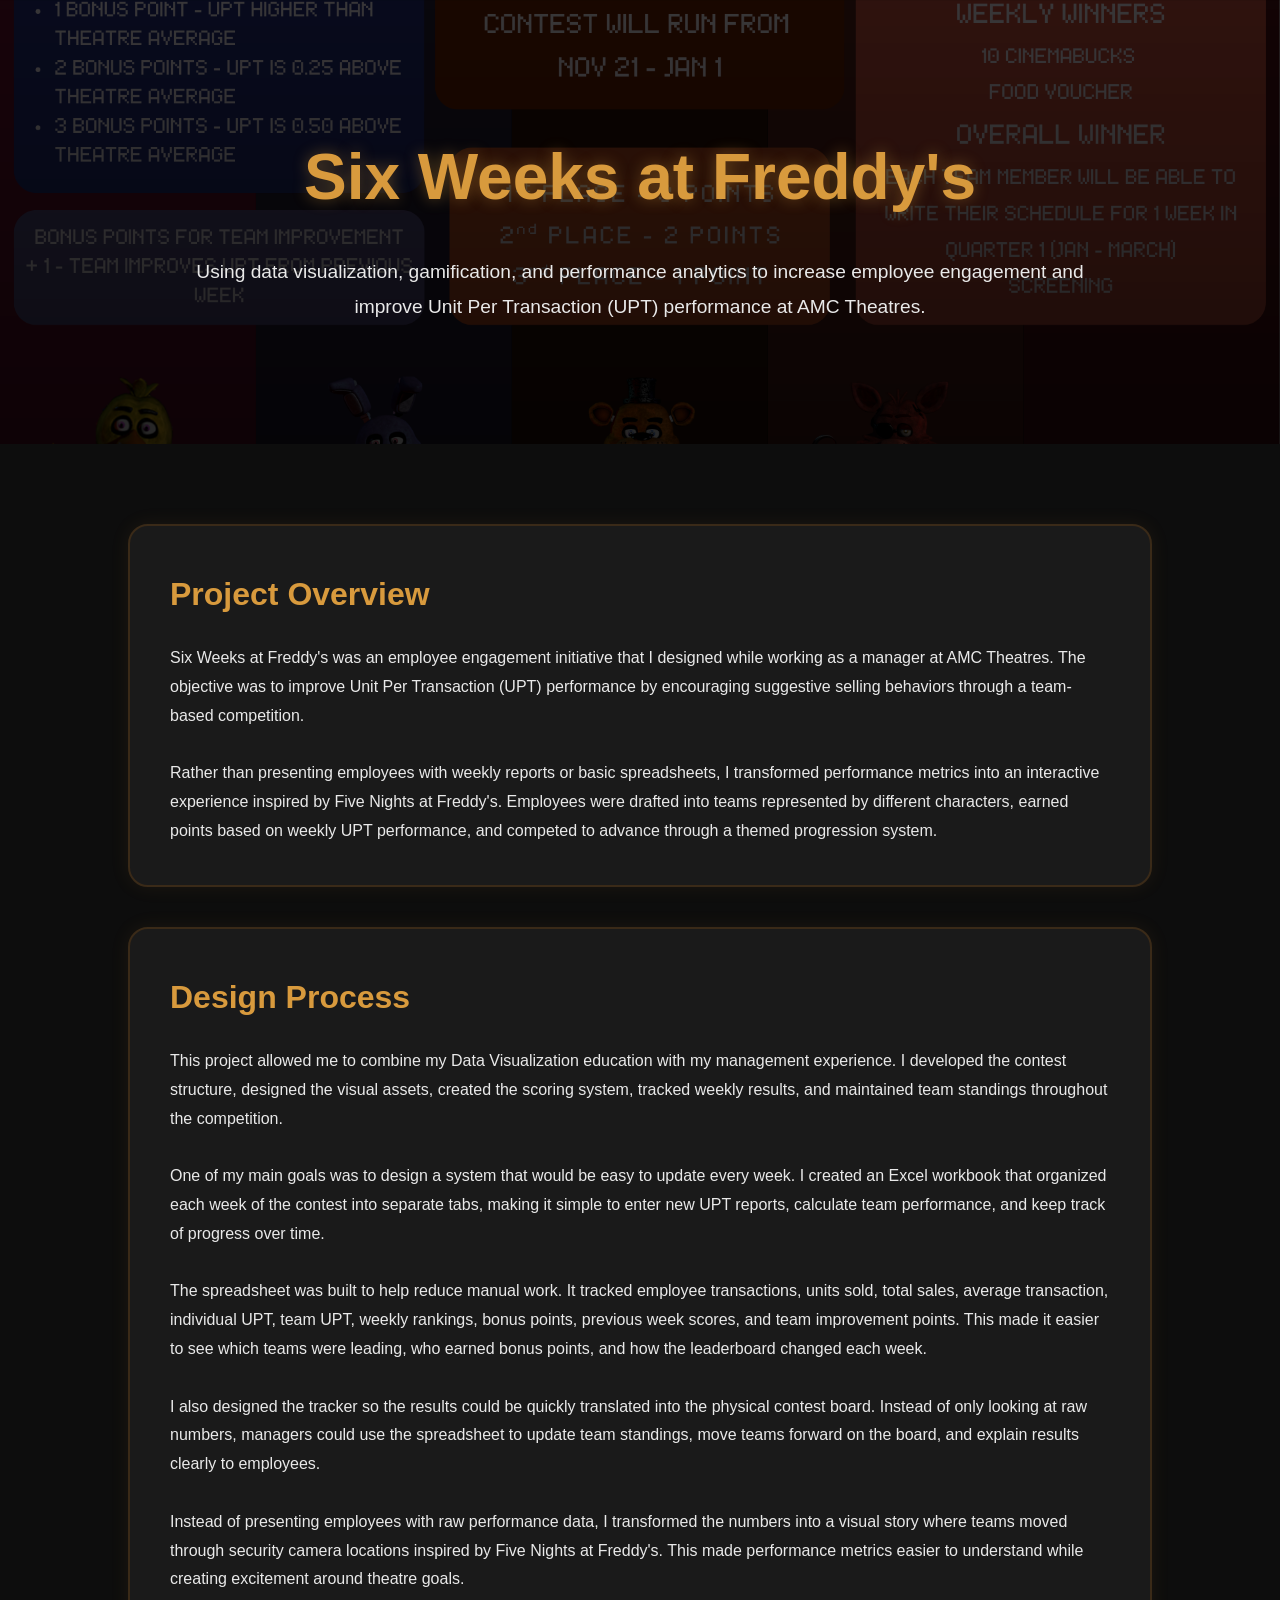
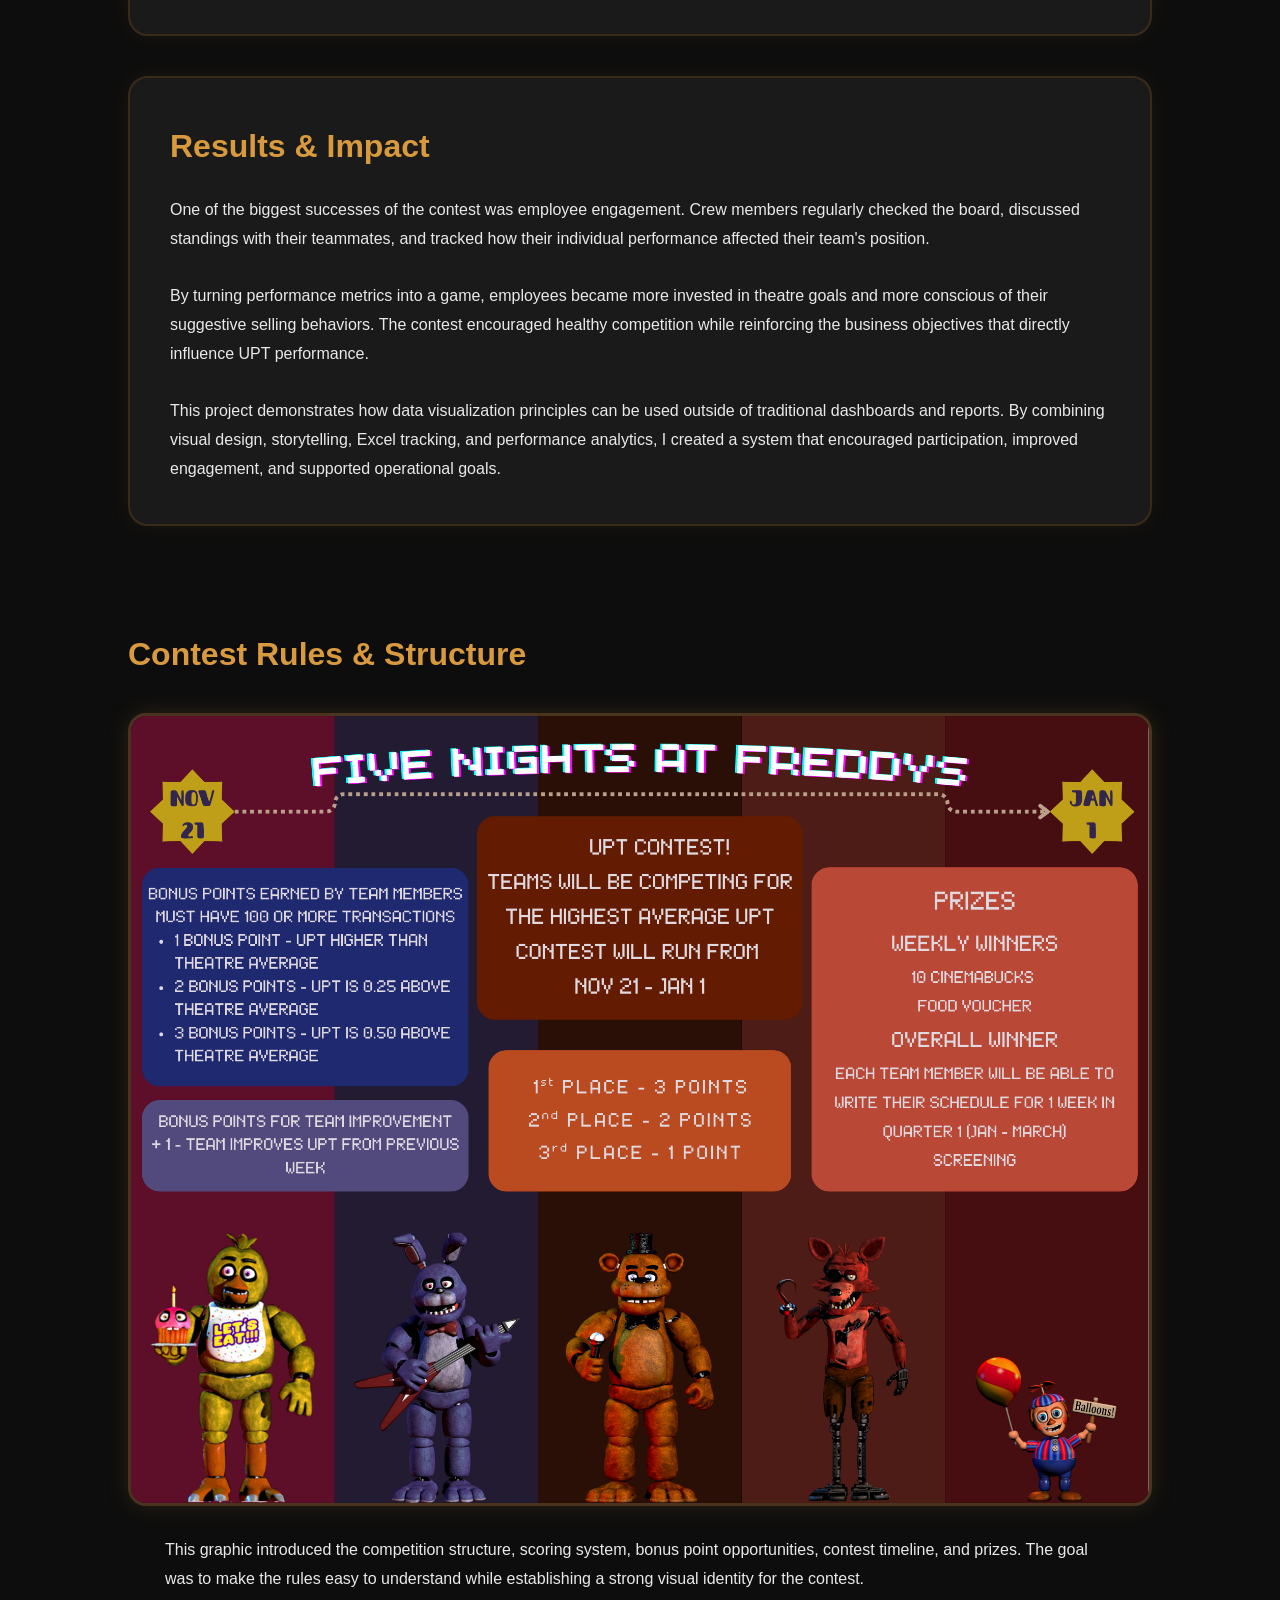
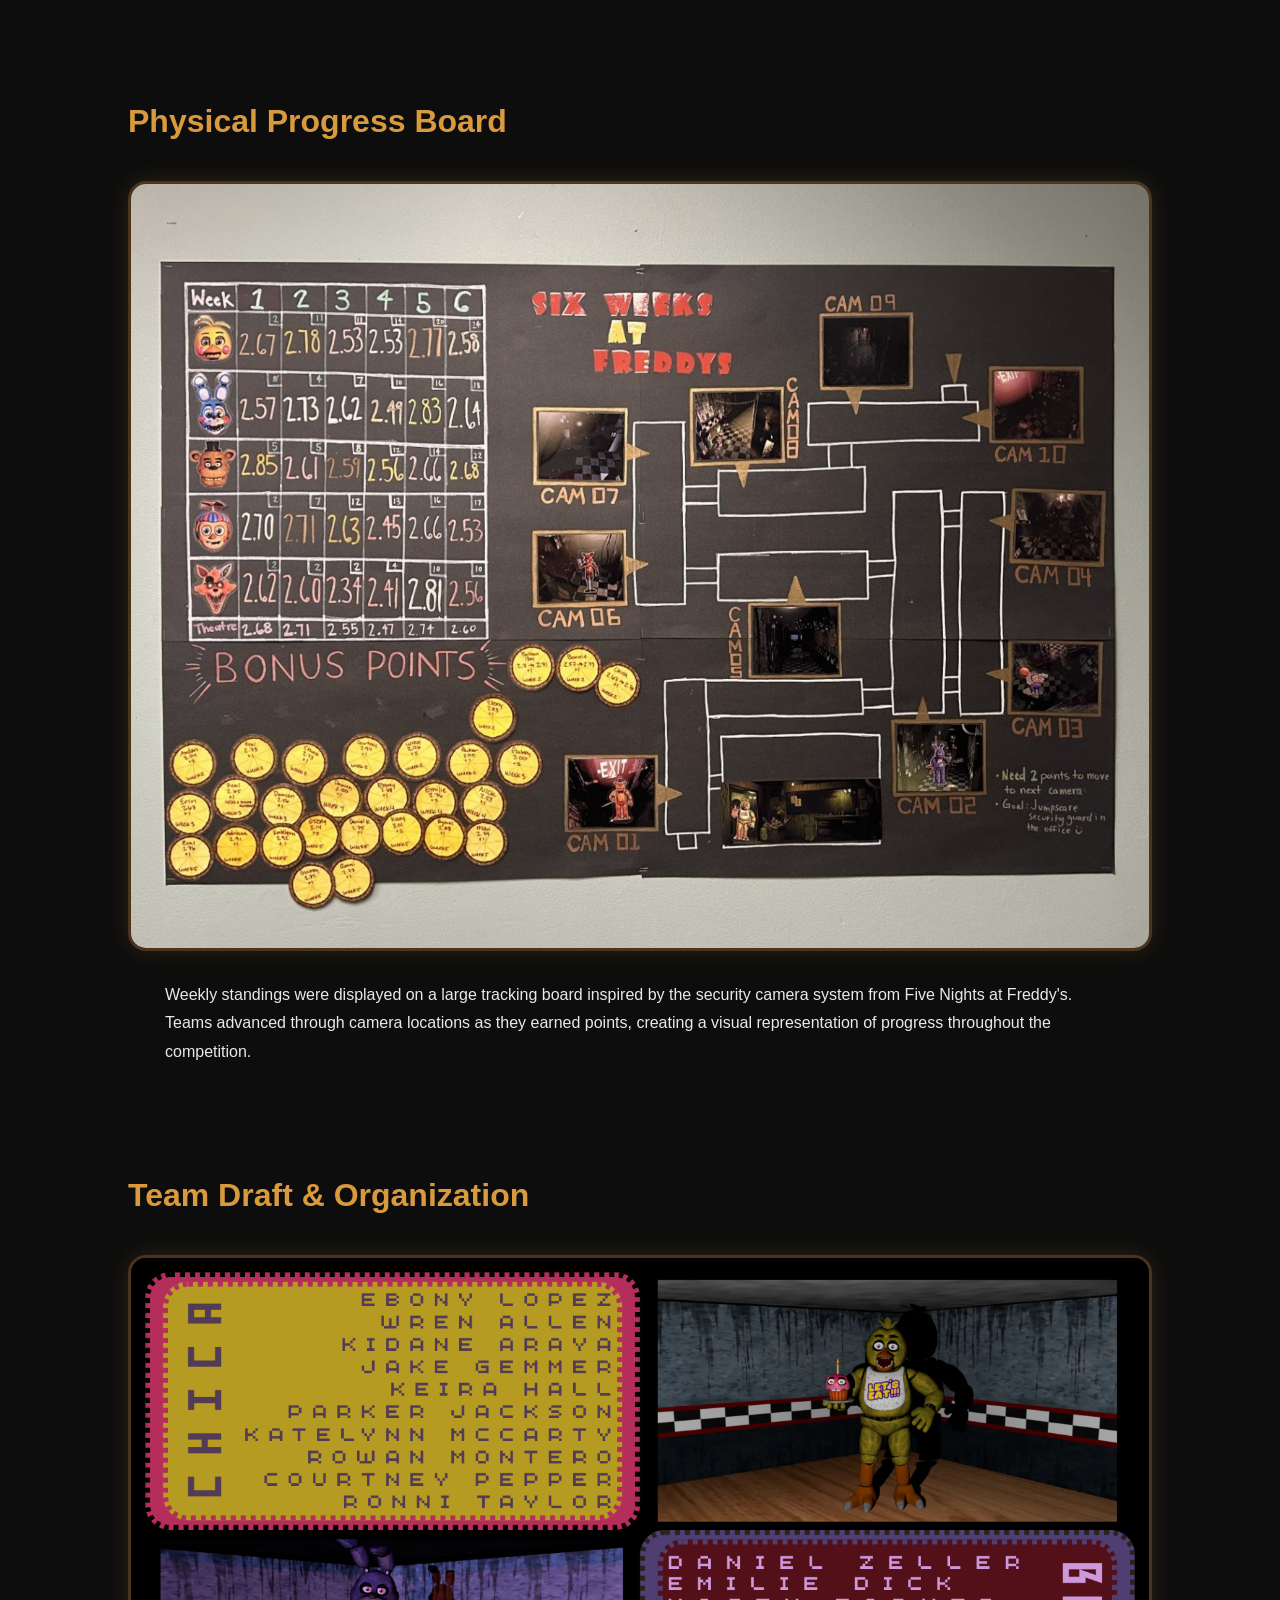
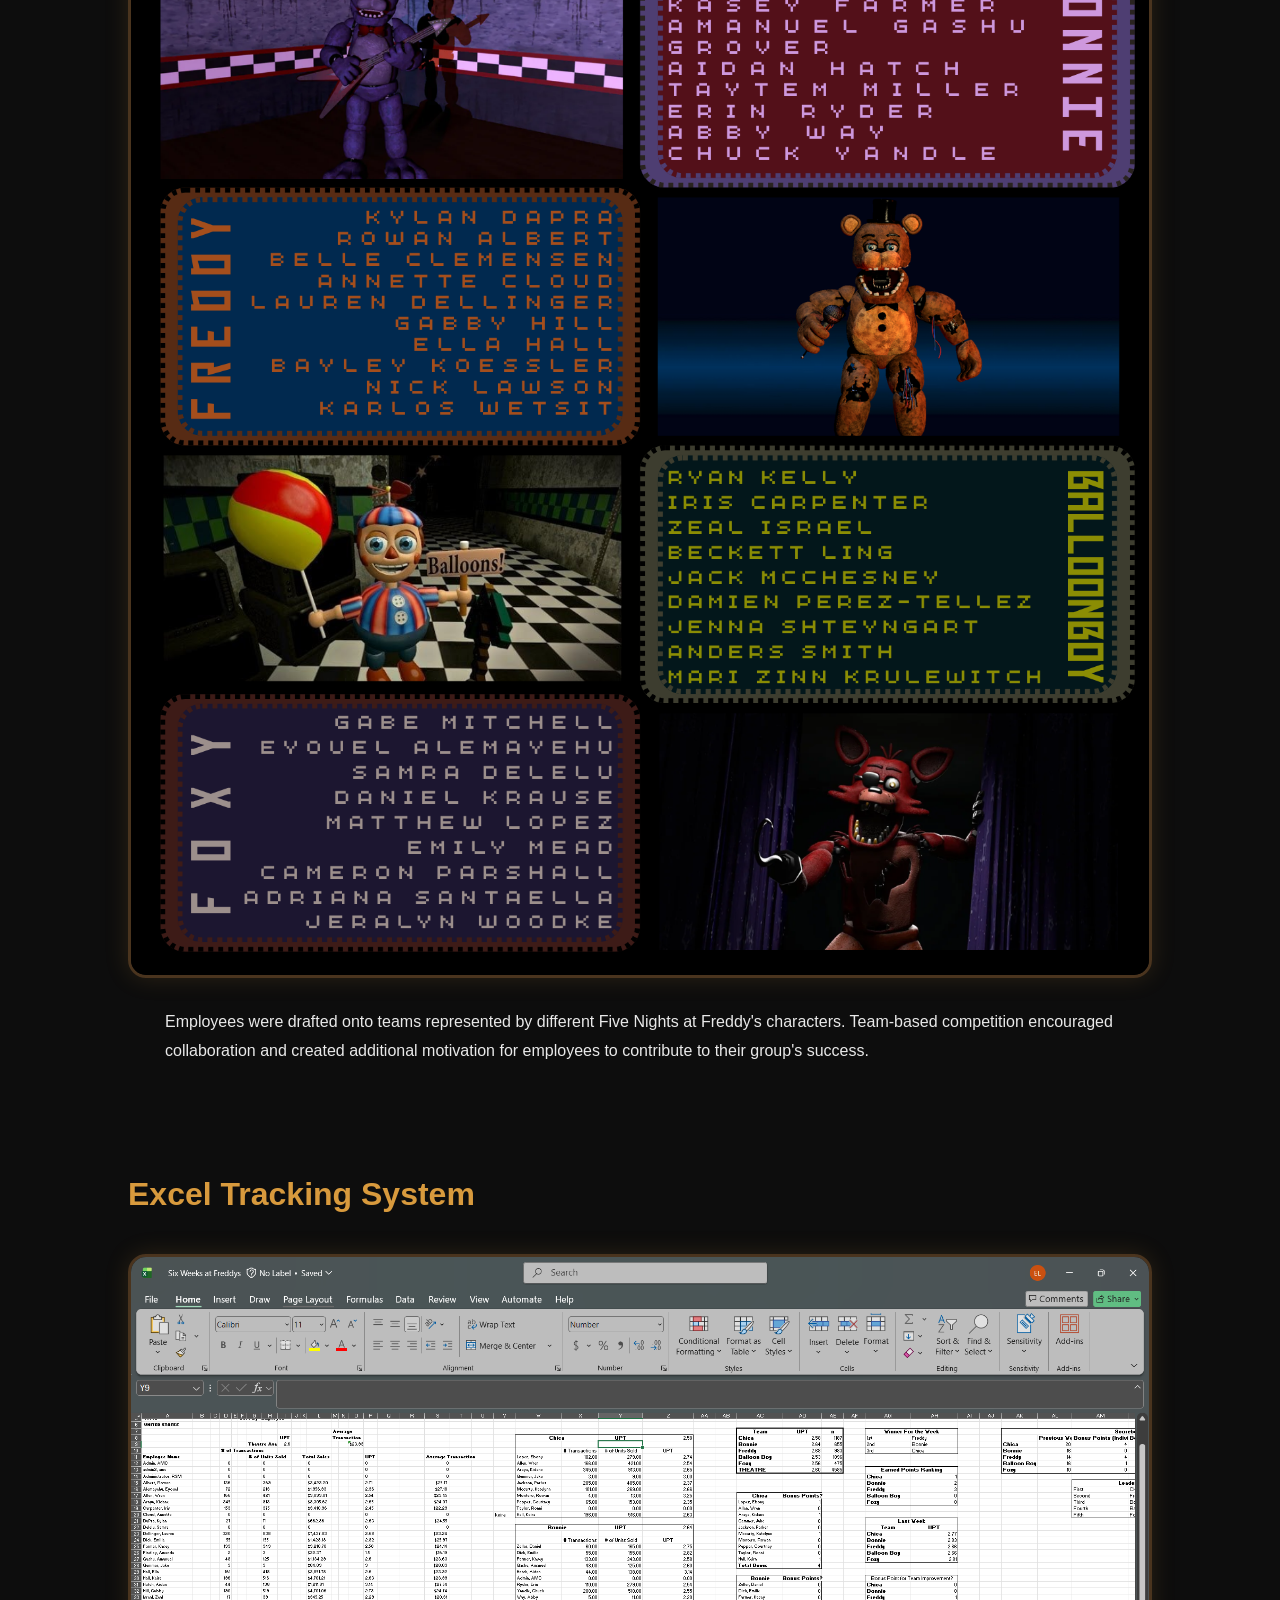
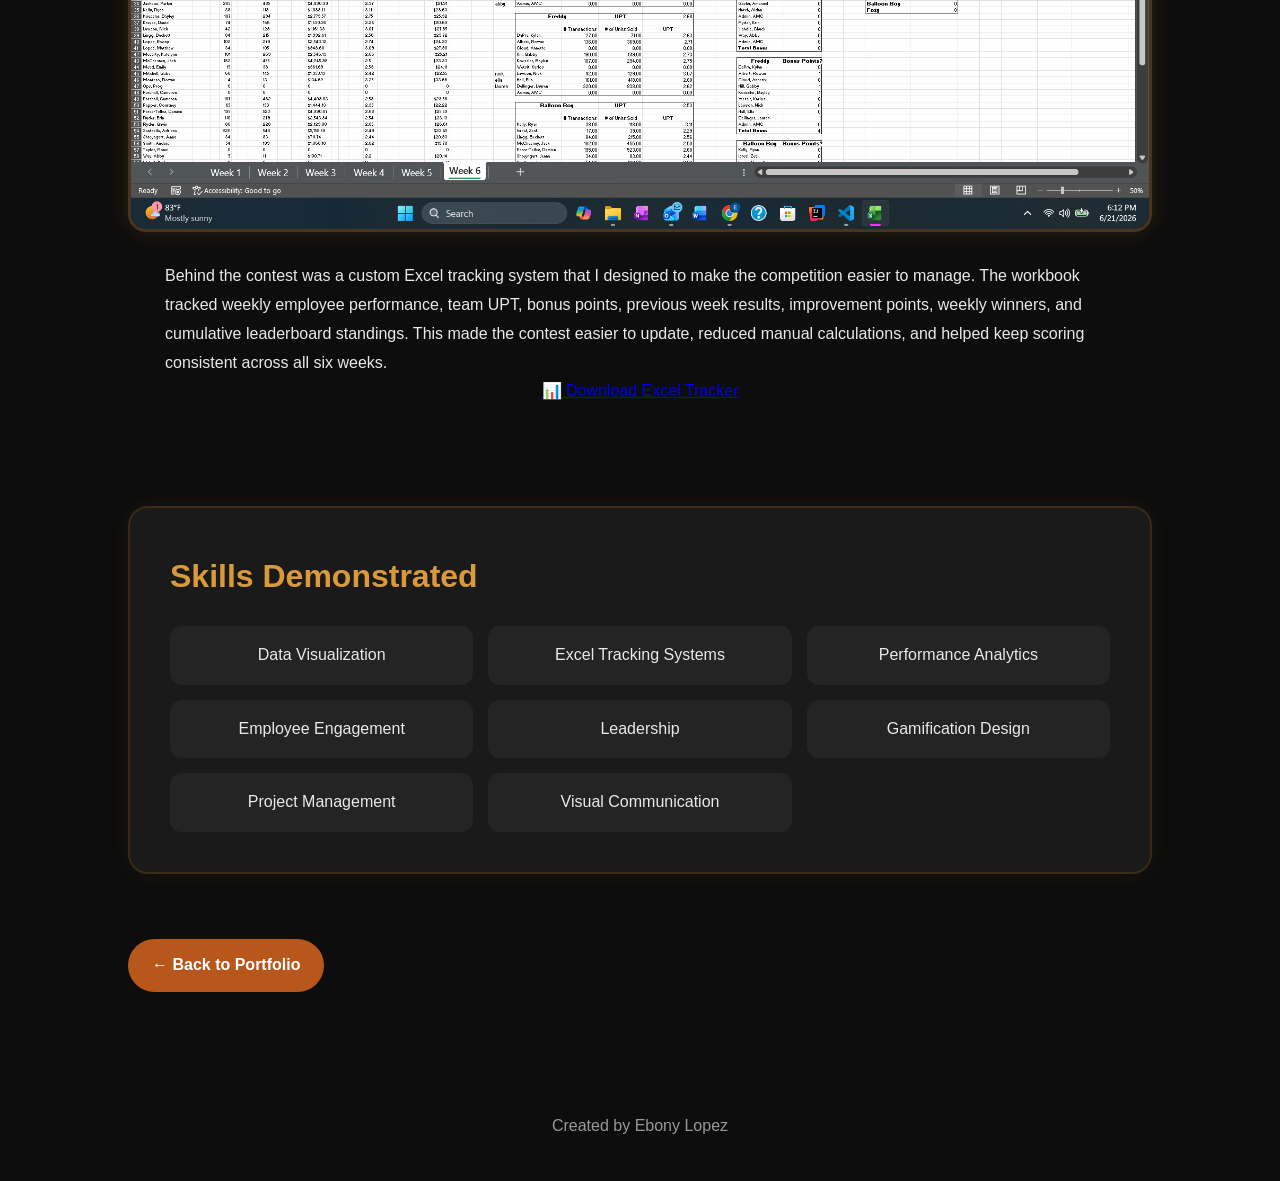
<file: Projects/Work/fnaf.html>
<!DOCTYPE html>
<html lang="en">

<head>
    <meta charset="UTF-8">
    <meta name="viewport" content="width=device-width, initial-scale=1.0">
    <title>Six Weeks at Freddy's | Ebony Lopez</title>

    <style>
        * {
            margin: 0;
            padding: 0;
            box-sizing: border-box;
        }

        :root {
            --bg: #0d0d0d;
            --card: #1a1a1a;
            --gold: #d89a3d;
            --orange: #b8571b;
            --red: #8d2a2a;
            --text: #e9e9e9;
        }

        body {
            background: var(--bg);
            color: var(--text);
            font-family: "Segoe UI", sans-serif;
            line-height: 1.8;
        }

        header {
            padding: 120px 10%;
            text-align: center;
            background:
                linear-gradient(rgba(0, 0, 0, .75), rgba(0, 0, 0, .85)),
                url("Five Nights at Freddys Contest.png");
            background-size: cover;
            background-position: center;
        }

        header h1 {
            font-size: 4rem;
            color: var(--gold);
            margin-bottom: 20px;
            text-shadow: 0 0 15px rgba(216, 154, 61, .4);
        }

        header p {
            max-width: 900px;
            margin: auto;
            font-size: 1.2rem;
        }

        section {
            padding: 80px 10%;
        }

        .card {
            background: var(--card);
            border: 2px solid #3a2a18;
            border-radius: 20px;
            padding: 40px;
            margin-bottom: 40px;
            box-shadow: 0 0 20px rgba(216, 154, 61, .08);
        }

        h2 {
            color: var(--gold);
            margin-bottom: 20px;
            font-size: 2rem;
        }

        .visual-section {
            margin: 100px 0;
        }

        .visual-section img {
            width: 100%;
            max-width: 1200px;
            display: block;
            margin: 30px auto;
            border-radius: 18px;
            border: 3px solid #4a341e;
            box-shadow: 0 0 25px rgba(216, 154, 61, .15);
        }

        .visual-section p {
            max-width: 950px;
            margin: auto;
        }

        .skills {
            display: grid;
            grid-template-columns: repeat(auto-fit, minmax(250px, 1fr));
            gap: 15px;
            margin-top: 20px;
        }

        .skill {
            background: #242424;
            padding: 15px;
            border-radius: 12px;
            text-align: center;
        }

        .back {
            display: inline-block;
            margin-top: 25px;
            padding: 12px 24px;
            background: var(--orange);
            color: white;
            text-decoration: none;
            border-radius: 999px;
            font-weight: 600;
        }

        .back:hover {
            background: var(--red);
        }

        footer {
            text-align: center;
            padding: 40px;
            color: #999;
        }

        @media(max-width:700px) {
            header h1 {
                font-size: 2.6rem;
            }

            section {
                padding: 50px 6%;
            }

            .card {
                padding: 28px;
            }

            .download-btn {
                display: inline-block;
                margin: 25px auto 0;
                padding: 14px 28px;
                background: var(--gold);
                color: #111;
                text-decoration: none;
                font-weight: 700;
                border-radius: 999px;
                transition: .3s;
            }

            .download-btn:hover {
                background: #f0b454;
                transform: translateY(-2px);
            }
        }
    </style>
</head>

<body>

    <header>
        <h1>Six Weeks at Freddy's</h1>

        <p>
            Using data visualization, gamification, and performance analytics to increase
            employee engagement and improve Unit Per Transaction (UPT) performance at AMC Theatres.
        </p>
    </header>

    <section>

        <div class="card">
            <h2>Project Overview</h2>

            <p>
                Six Weeks at Freddy's was an employee engagement initiative that I designed
                while working as a manager at AMC Theatres. The objective was to improve
                Unit Per Transaction (UPT) performance by encouraging suggestive selling
                behaviors through a team-based competition.
            </p>

            <br>

            <p>
                Rather than presenting employees with weekly reports or basic spreadsheets,
                I transformed performance metrics into an interactive experience inspired
                by Five Nights at Freddy's. Employees were drafted into teams represented
                by different characters, earned points based on weekly UPT performance,
                and competed to advance through a themed progression system.
            </p>
        </div>

        <div class="card">
            <h2>Design Process</h2>

            <p>
                This project allowed me to combine my Data Visualization education with
                my management experience. I developed the contest structure, designed
                the visual assets, created the scoring system, tracked weekly results,
                and maintained team standings throughout the competition.
            </p>

            <br>

            <p>
                One of my main goals was to design a system that would be easy to update
                every week. I created an Excel workbook that organized each week of the
                contest into separate tabs, making it simple to enter new UPT reports,
                calculate team performance, and keep track of progress over time.
            </p>

            <br>

            <p>
                The spreadsheet was built to help reduce manual work. It tracked employee
                transactions, units sold, total sales, average transaction, individual UPT,
                team UPT, weekly rankings, bonus points, previous week scores, and team
                improvement points. This made it easier to see which teams were leading,
                who earned bonus points, and how the leaderboard changed each week.
            </p>

            <br>

            <p>
                I also designed the tracker so the results could be quickly translated
                into the physical contest board. Instead of only looking at raw numbers,
                managers could use the spreadsheet to update team standings, move teams
                forward on the board, and explain results clearly to employees.
            </p>

            <br>

            <p>
                Instead of presenting employees with raw performance data, I transformed
                the numbers into a visual story where teams moved through security camera
                locations inspired by Five Nights at Freddy's. This made performance
                metrics easier to understand while creating excitement around theatre goals.
            </p>
        </div>

        <div class="card">
            <h2>Results & Impact</h2>

            <p>
                One of the biggest successes of the contest was employee engagement.
                Crew members regularly checked the board, discussed standings with their
                teammates, and tracked how their individual performance affected their
                team's position.
            </p>

            <br>

            <p>
                By turning performance metrics into a game, employees became more invested
                in theatre goals and more conscious of their suggestive selling behaviors.
                The contest encouraged healthy competition while reinforcing the business
                objectives that directly influence UPT performance.
            </p>

            <br>

            <p>
                This project demonstrates how data visualization principles can be used
                outside of traditional dashboards and reports. By combining visual design,
                storytelling, Excel tracking, and performance analytics, I created a system
                that encouraged participation, improved engagement, and supported
                operational goals.
            </p>
        </div>

        <div class="visual-section">
            <h2>Contest Rules & Structure</h2>

            <img src="Five Nights at Freddys Contest.png" alt="Contest Overview">

            <p>
                This graphic introduced the competition structure, scoring system,
                bonus point opportunities, contest timeline, and prizes. The goal
                was to make the rules easy to understand while establishing a strong
                visual identity for the contest.
            </p>
        </div>

        <div class="visual-section">
            <h2>Physical Progress Board</h2>

            <img src="FiveWeeksContest.jpg" alt="Progress Board">

            <p>
                Weekly standings were displayed on a large tracking board inspired
                by the security camera system from Five Nights at Freddy's. Teams
                advanced through camera locations as they earned points, creating
                a visual representation of progress throughout the competition.
            </p>
        </div>

        <div class="visual-section">
            <h2>Team Draft & Organization</h2>

            <img src="FNAF Contest Teams.png" alt="Contest Teams">

            <p>
                Employees were drafted onto teams represented by different
                Five Nights at Freddy's characters. Team-based competition
                encouraged collaboration and created additional motivation for
                employees to contribute to their group's success.
            </p>
        </div>

        <div class="visual-section">
            <h2>Excel Tracking System</h2>

            <img src="FnafExcel.png" alt="Excel tracking system for Six Weeks at Freddy's">

            <p>
                Behind the contest was a custom Excel tracking system that I designed
                to make the competition easier to manage. The workbook tracked weekly
                employee performance, team UPT, bonus points, previous week results,
                improvement points, weekly winners, and cumulative leaderboard standings.
                This made the contest easier to update, reduced manual calculations,
                and helped keep scoring consistent across all six weeks.
            </p>

            <div style="text-align:center;">
                <a href="Six Weeks at Freddys.xlsx" download class="download-btn">
                    📊 Download Excel Tracker
                </a>
            </div>
        </div>

        <div class="card">
            <h2>Skills Demonstrated</h2>

            <div class="skills">
                <div class="skill">Data Visualization</div>
                <div class="skill">Excel Tracking Systems</div>
                <div class="skill">Performance Analytics</div>
                <div class="skill">Employee Engagement</div>
                <div class="skill">Leadership</div>
                <div class="skill">Gamification Design</div>
                <div class="skill">Project Management</div>
                <div class="skill">Visual Communication</div>
            </div>
        </div>

        <a href="../../index.html" class="back">← Back to Portfolio</a>

    </section>

    <footer>
        Created by Ebony Lopez
    </footer>

</body>

</html>
</file>
<file: Projects/Project2/style.css>
/*
  style.css — Seattle 911 Data Narrative
  
  Typography: Encode Sans (headlines) + Open Sans (body)
  Source: UW Brand Fonts — https://www.washington.edu/brand/brand-elements/fonts/
  Loaded via Google Fonts (both available there)

  Colors: Official UW Brand Color Palette
  Source: https://www.washington.edu/brand/brand-elements/colors/
    Spirit Purple  #4b2e83  (primary, dominant)
    Husky Gold     #b7a57a  (secondary warm tone)
    Spirit Gold    #ffc700  (accent highlights — used under 15% per UW brand guidelines)
    Heritage Gold  #85754d  (dark gold for borders/text)
    White          #ffffff
    Off-white      #f5f3f0  (page background, neutral)
    Dark           #1a1a1a  (body text)
*/

@import url('https://fonts.googleapis.com/css2?family=Encode+Sans:wght@400;600;700;800&family=Open+Sans:ital,wght@0,400;0,600;1,400&display=swap');

/* ---- Reset & base ---- */
*, *::before, *::after { box-sizing: border-box; margin: 0; padding: 0; }
html { scroll-behavior: smooth; }

body {
  font-family: 'Open Sans', Arial, sans-serif;
  background-color: #f5f3f0;
  color: #1a1a1a;
  font-size: 16px;
  line-height: 1.7;
}

/* ---- Top bar ---- */
.top-bar {
  background-color: #4b2e83;
  height: 6px;
  width: 100%;
}
.gold-bar {
  background-color: #b7a57a;
  height: 3px;
  width: 100%;
}

/* ---- Header ---- */
header {
  background-color: #4b2e83;
  color: #ffffff;
  padding: 52px 24px 48px;
  text-align: center;
}
header .label {
  display: inline-block;
  background-color: #ffc700;
  color: #1a1a1a;
  font-family: 'Encode Sans', Arial, sans-serif;
  font-size: 11px;
  font-weight: 700;
  letter-spacing: 0.14em;
  text-transform: uppercase;
  padding: 4px 12px;
  margin-bottom: 20px;
}
header h1 {
  font-family: 'Encode Sans', Arial, sans-serif;
  font-size: clamp(1.9rem, 4.5vw, 3.2rem);
  font-weight: 800;
  line-height: 1.1;
  max-width: 780px;
  margin: 0 auto 16px;
  color: #ffffff;
}
header .subtitle {
  font-family: 'Open Sans', Arial, sans-serif;
  font-size: 1.05rem;
  color: #e8e3d3;
  max-width: 620px;
  margin: 0 auto 28px;
  font-style: italic;
}
.header-meta {
  border-top: 1px solid rgba(255,255,255,0.2);
  padding-top: 20px;
  font-family: 'Encode Sans', Arial, sans-serif;
  font-size: 12px;
  letter-spacing: 0.06em;
  color: #c5b4e3;
  display: flex;
  justify-content: center;
  gap: 28px;
  flex-wrap: wrap;
}

/* ---- Stat row ---- */
.stat-row {
  display: flex;
  justify-content: center;
  max-width: 1000px;
  margin: 0 auto;
  border-bottom: 3px solid #4b2e83;
}
.stat-block {
  flex: 1 1 200px;
  background: #ffffff;
  padding: 28px 20px;
  text-align: center;
  border-right: 1px solid #ddd;
}
.stat-block:last-child { border-right: none; }
.stat-number {
  display: block;
  font-family: 'Encode Sans', Arial, sans-serif;
  font-size: 2.4rem;
  font-weight: 800;
  color: #4b2e83;
  line-height: 1;
  margin-bottom: 6px;
}
.stat-label {
  font-family: 'Open Sans', Arial, sans-serif;
  font-size: 12px;
  color: #666;
  text-transform: uppercase;
  letter-spacing: 0.07em;
}

/* ---- Layout ---- */
.container {
  max-width: 1060px;
  margin: 0 auto;
  padding: 0 24px;
}

/* ---- Intro ---- */
.intro-block {
  max-width: 740px;
  margin: 52px auto 56px;
  padding: 0 24px;
}
.so-what {
  background: #4b2e83;
  color: #ffffff;
  border-left: 5px solid #ffc700;
  padding: 20px 24px;
  margin-bottom: 28px;
  font-family: 'Encode Sans', Arial, sans-serif;
  font-size: 1.05rem;
  font-weight: 600;
  line-height: 1.5;
}
.so-what span {
  display: block;
  font-size: 10px;
  font-weight: 700;
  letter-spacing: 0.15em;
  text-transform: uppercase;
  color: #ffc700;
  margin-bottom: 6px;
}
.intro-block p {
  margin-bottom: 1em;
  color: #333;
}

/* ---- Section ---- */
.story-section {
  margin-bottom: 72px;
}
.section-label {
  max-width: 1060px;
  margin: 0 auto 4px;
  padding: 0 24px;
  display: flex;
  align-items: center;
  gap: 12px;
}
.section-tag {
  font-family: 'Encode Sans', Arial, sans-serif;
  font-size: 10px;
  font-weight: 700;
  letter-spacing: 0.18em;
  text-transform: uppercase;
  color: #ffffff;
  background: #4b2e83;
  padding: 3px 10px;
  white-space: nowrap;
}
.section-rule {
  flex: 1;
  height: 1px;
  background: #4b2e83;
}
.story-section h2 {
  font-family: 'Encode Sans', Arial, sans-serif;
  font-size: clamp(1.25rem, 2.8vw, 1.75rem);
  font-weight: 700;
  color: #4b2e83;
  max-width: 1060px;
  margin: 0 auto 8px;
  padding: 8px 24px 0;
  line-height: 1.2;
}
.section-text {
  max-width: 700px;
  margin: 0 auto 24px;
  padding: 0 24px;
  color: #555;
  font-size: 0.95rem;
}

/* ---- Chart card ---- */
.chart-card {
  max-width: 1060px;
  margin: 0 auto;
  background: #ffffff;
  border: 1px solid #ddd;
  border-top: 3px solid #4b2e83;
  padding: 28px 24px 20px;
  overflow-x: auto;
}

/* ---- Callout ---- */
.callout {
  max-width: 700px;
  margin: 20px auto 0;
  padding: 16px 20px;
  border-left: 4px solid #b7a57a;
  background: #fff;
  font-size: 0.92rem;
  color: #444;
}
.callout strong { color: #4b2e83; }

/* ---- Legend ---- */
.legend {
  display: flex;
  gap: 20px;
  justify-content: flex-end;
  align-items: center;
  font-family: 'Encode Sans', Arial, sans-serif;
  font-size: 11px;
  font-weight: 600;
  letter-spacing: 0.06em;
  text-transform: uppercase;
  color: #555;
  margin-bottom: 12px;
}
.legend-dot {
  width: 10px;
  height: 10px;
  border-radius: 50%;
  display: inline-block;
  margin-right: 4px;
}
.dot-2020 { background: #b7a57a; }
.dot-2025 { background: #4b2e83; }

/* ---- Precinct layout ---- */
.precinct-layout {
  display: flex;
  gap: 28px;
  align-items: flex-start;
  flex-wrap: wrap;
  max-width: 1060px;
  margin: 0 auto 20px;
  padding: 0 24px;
}
.precinct-img-wrap { flex: 0 0 260px; }
.precinct-img-wrap img {
  width: 100%;
  border: 1px solid #ccc;
  border-top: 3px solid #4b2e83;
}
.precinct-img-wrap figcaption {
  font-size: 11px;
  color: #888;
  margin-top: 5px;
  font-style: italic;
}
.precinct-text {
  flex: 1 1 280px;
  font-size: 0.95rem;
  color: #444;
}
.precinct-text p + p { margin-top: 10px; }

/* ---- Tooltip ---- */
.tooltip {
  position: absolute;
  background: #4b2e83;
  color: #ffffff;
  padding: 8px 12px;
  font-family: 'Encode Sans', Arial, sans-serif;
  font-size: 12px;
  pointer-events: none;
  opacity: 0;
  transition: opacity 0.12s;
  z-index: 100;
}

/* ---- Footer / References ---- */
footer {
  background: #4b2e83;
  color: #e8e3d3;
  padding: 52px 24px 44px;
  margin-top: 72px;
}
footer .footer-inner {
  max-width: 1060px;
  margin: 0 auto;
}
footer h3 {
  font-family: 'Encode Sans', Arial, sans-serif;
  font-size: 1.1rem;
  font-weight: 700;
  color: #ffc700;
  margin-bottom: 18px;
  padding-bottom: 10px;
  border-bottom: 1px solid rgba(255,255,255,0.15);
}
footer ol {
  font-family: 'Open Sans', Arial, sans-serif;
  font-size: 12.5px;
  line-height: 1.9;
  color: #c5b4e3;
  padding-left: 18px;
}
footer ol li { margin-bottom: 6px; }
footer a { color: #b7a57a; text-decoration: none; }
footer a:hover { text-decoration: underline; }
footer .footer-note {
  font-size: 11px;
  color: rgba(255,255,255,0.35);
  margin-top: 24px;
  padding-top: 18px;
  border-top: 1px solid rgba(255,255,255,0.1);
  line-height: 1.7;
}

/* ---- D3 chart element styles ---- */
.axis text {
  font-family: 'Open Sans', Arial, sans-serif;
  font-size: 11px;
  fill: #555;
}
.axis path, .axis line { stroke: #ddd; }
.grid .tick line { stroke: #f0eee9; }
.grid .domain { display: none; }

.bar { fill: #4b2e83; }
.bar:hover { fill: #ffc700; cursor: pointer; }

.bar-2020 { fill: #b7a57a; }
.bar-2025 { fill: #4b2e83; }

.positive { fill: #2e7d32; }
.negative { fill: #c62828; }

.label {
  font-family: 'Open Sans', Arial, sans-serif;
  font-size: 11px;
  fill: #555;
}

.heat-cell:hover {
  stroke: #000;
  stroke-width: 1px;
}
/* ---- Explainer grid (new) ---- */
.explainer-grid {
  display: grid;
  grid-template-columns: repeat(auto-fit, minmax(280px, 1fr));
  gap: 20px;
  max-width: 1060px;
  margin: 0 auto 28px;
  padding: 0 24px;
}
.explainer-card {
  background: #ffffff;
  border: 1px solid #ddd;
  border-top: 3px solid #4b2e83;
  padding: 22px 20px 18px;
}
.explainer-icon {
  font-size: 1.6rem;
  margin-bottom: 10px;
}
.explainer-card h3 {
  font-family: 'Encode Sans', Arial, sans-serif;
  font-size: 1rem;
  font-weight: 700;
  color: #4b2e83;
  margin-bottom: 10px;
}
.explainer-card p {
  font-size: 0.9rem;
  color: #444;
  margin-bottom: 10px;
  line-height: 1.6;
}
.explainer-card p:last-child { margin-bottom: 0; }
.explainer-cite {
  font-size: 0.78rem !important;
  color: #888 !important;
  border-top: 1px solid #eee;
  padding-top: 8px;
  margin-top: 10px !important;
}
.explainer-cite a { color: #4b2e83; text-decoration: none; }
.explainer-cite a:hover { text-decoration: underline; }

/* Priority card spans full width on larger screens */
.priority-card {
  grid-column: 1 / -1;
}

/* Priority list */
.priority-list {
  list-style: none;
  padding: 0;
  margin: 10px 0 10px;
}
.priority-list li {
  font-size: 0.9rem;
  color: #444;
  margin-bottom: 8px;
  padding-left: 4px;
  display: flex;
  align-items: flex-start;
  gap: 8px;
}
.priority-badge {
  display: inline-block;
  font-family: 'Encode Sans', Arial, sans-serif;
  font-size: 10px;
  font-weight: 700;
  letter-spacing: 0.06em;
  text-transform: uppercase;
  padding: 2px 7px;
  border-radius: 2px;
  white-space: nowrap;
  flex-shrink: 0;
  margin-top: 2px;
}
.p1 { background: #c62828; color: #fff; }
.p2 { background: #e65100; color: #fff; }
.p3 { background: #b7a57a; color: #1a1a1a; }
.p4 { background: #e0e0e0; color: #333; }

/* Inline citation links */
.inline-cite {
  color: #4b2e83;
  text-decoration: none;
  font-size: 0.85em;
}
.inline-cite:hover { text-decoration: underline; }

/* ---- Precinct layout (updated) ---- */
.precinct-layout {
  display: flex;
  gap: 28px;
  align-items: flex-start;
  flex-wrap: wrap;
  max-width: 1060px;
  margin: 0 auto 20px;
  padding: 0 24px;
}
.precinct-img-wrap {
  flex: 0 0 220px;
  position: sticky;
  top: 20px;
}
.precinct-img-wrap img {
  width: 100%;
  border: 1px solid #ccc;
  border-top: 3px solid #4b2e83;
}
.precinct-img-wrap figcaption {
  font-size: 11px;
  color: #888;
  margin-top: 5px;
  font-style: italic;
}
.precinct-chart-and-text {
  flex: 1 1 500px;
  display: flex;
  flex-direction: column;
  gap: 16px;
}
.precinct-text {
  font-size: 0.95rem;
  color: #444;
}
.precinct-text p + p { margin-top: 10px; }
.precinct-chart-card {
  margin: 0 !important;
  max-width: 100% !important;
}

/* Section spacing consistency */
.story-section h2 + h2 {
  margin-top: 36px;
}

/* Priority 5 badge */
.p5 { background: #9e9e9e; color: #fff; }

/* Call type glossary grid */
.calltype-card {
  grid-column: 1 / -1;
}
.calltype-grid {
  display: grid;
  grid-template-columns: repeat(auto-fill, minmax(260px, 1fr));
  gap: 12px;
  margin: 14px 0 14px;
}
.calltype-item {
  background: #f5f3f0;
  border-left: 3px solid #4b2e83;
  padding: 10px 12px;
}
.calltype-name {
  display: block;
  font-family: 'Encode Sans', Arial, sans-serif;
  font-size: 0.85rem;
  font-weight: 700;
  color: #4b2e83;
  margin-bottom: 4px;
}
.calltype-def {
  display: block;
  font-size: 0.82rem;
  color: #555;
  line-height: 1.5;
}
</file>
